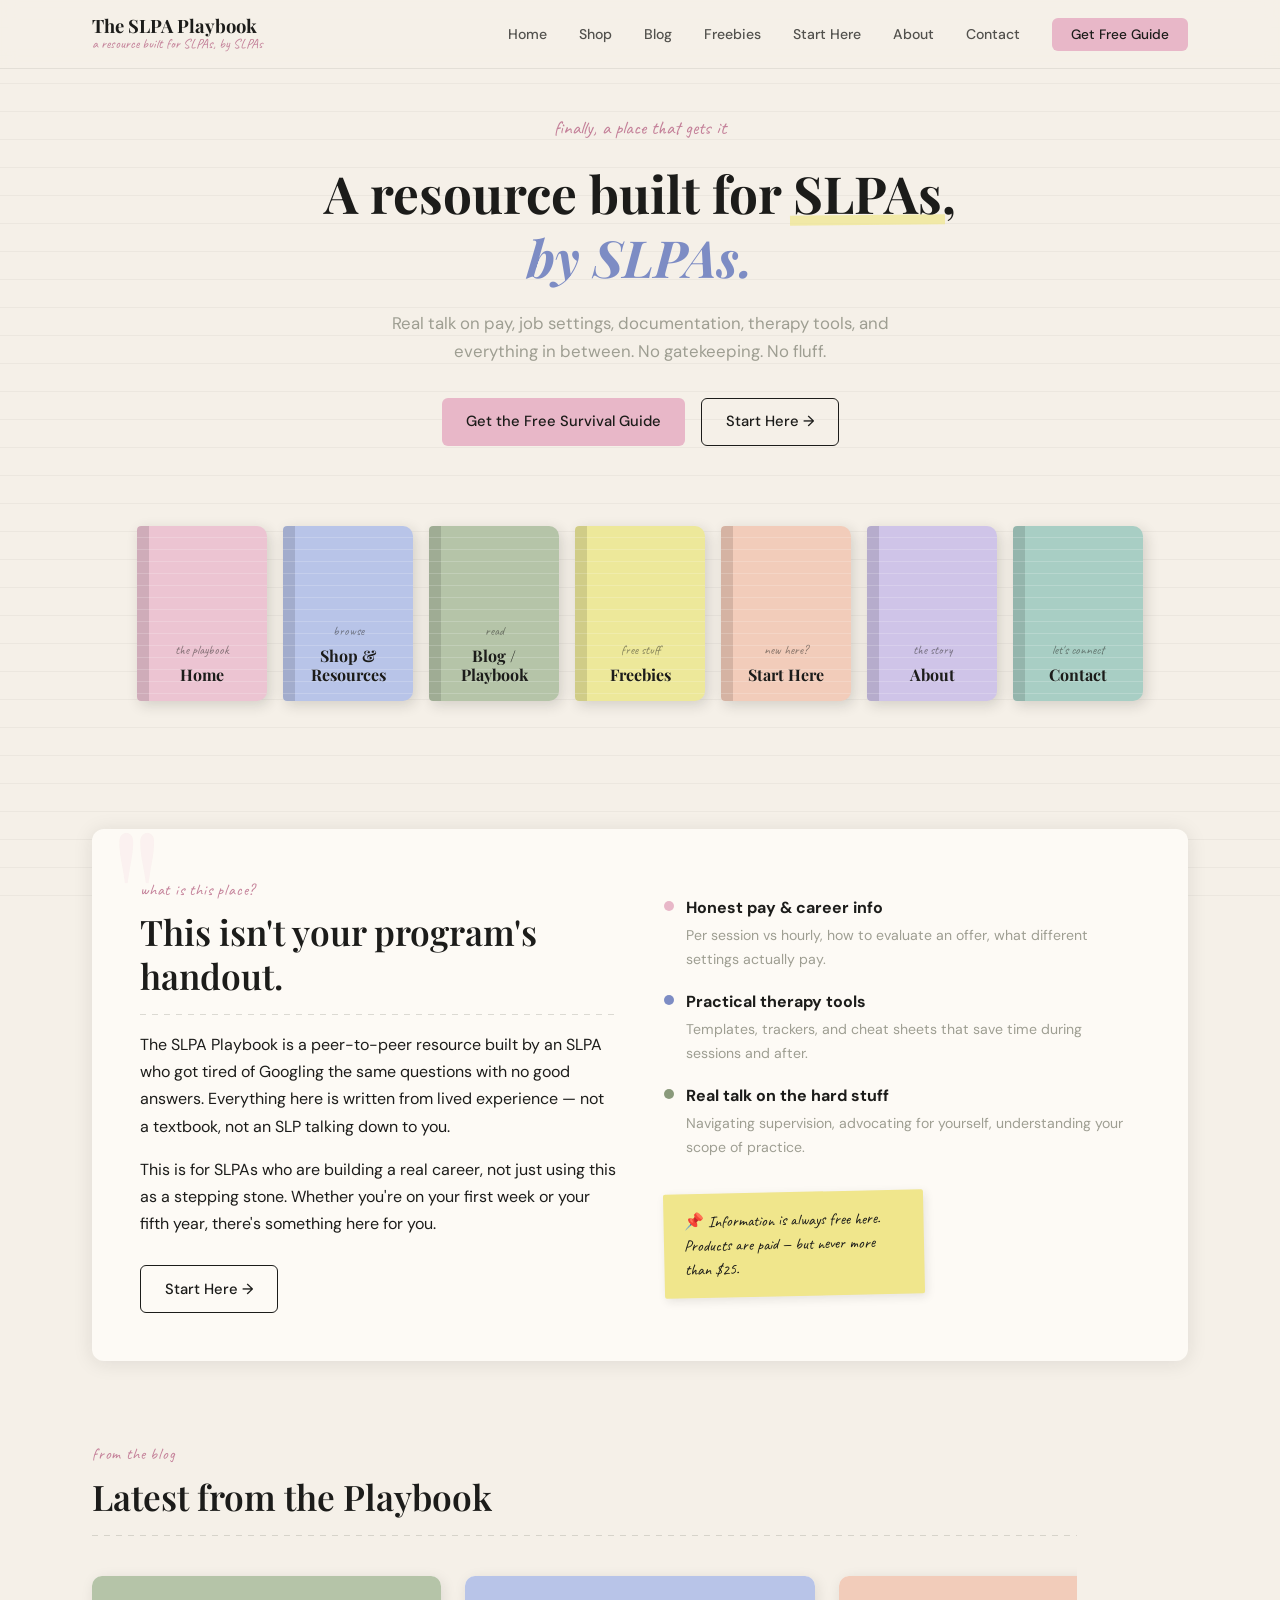
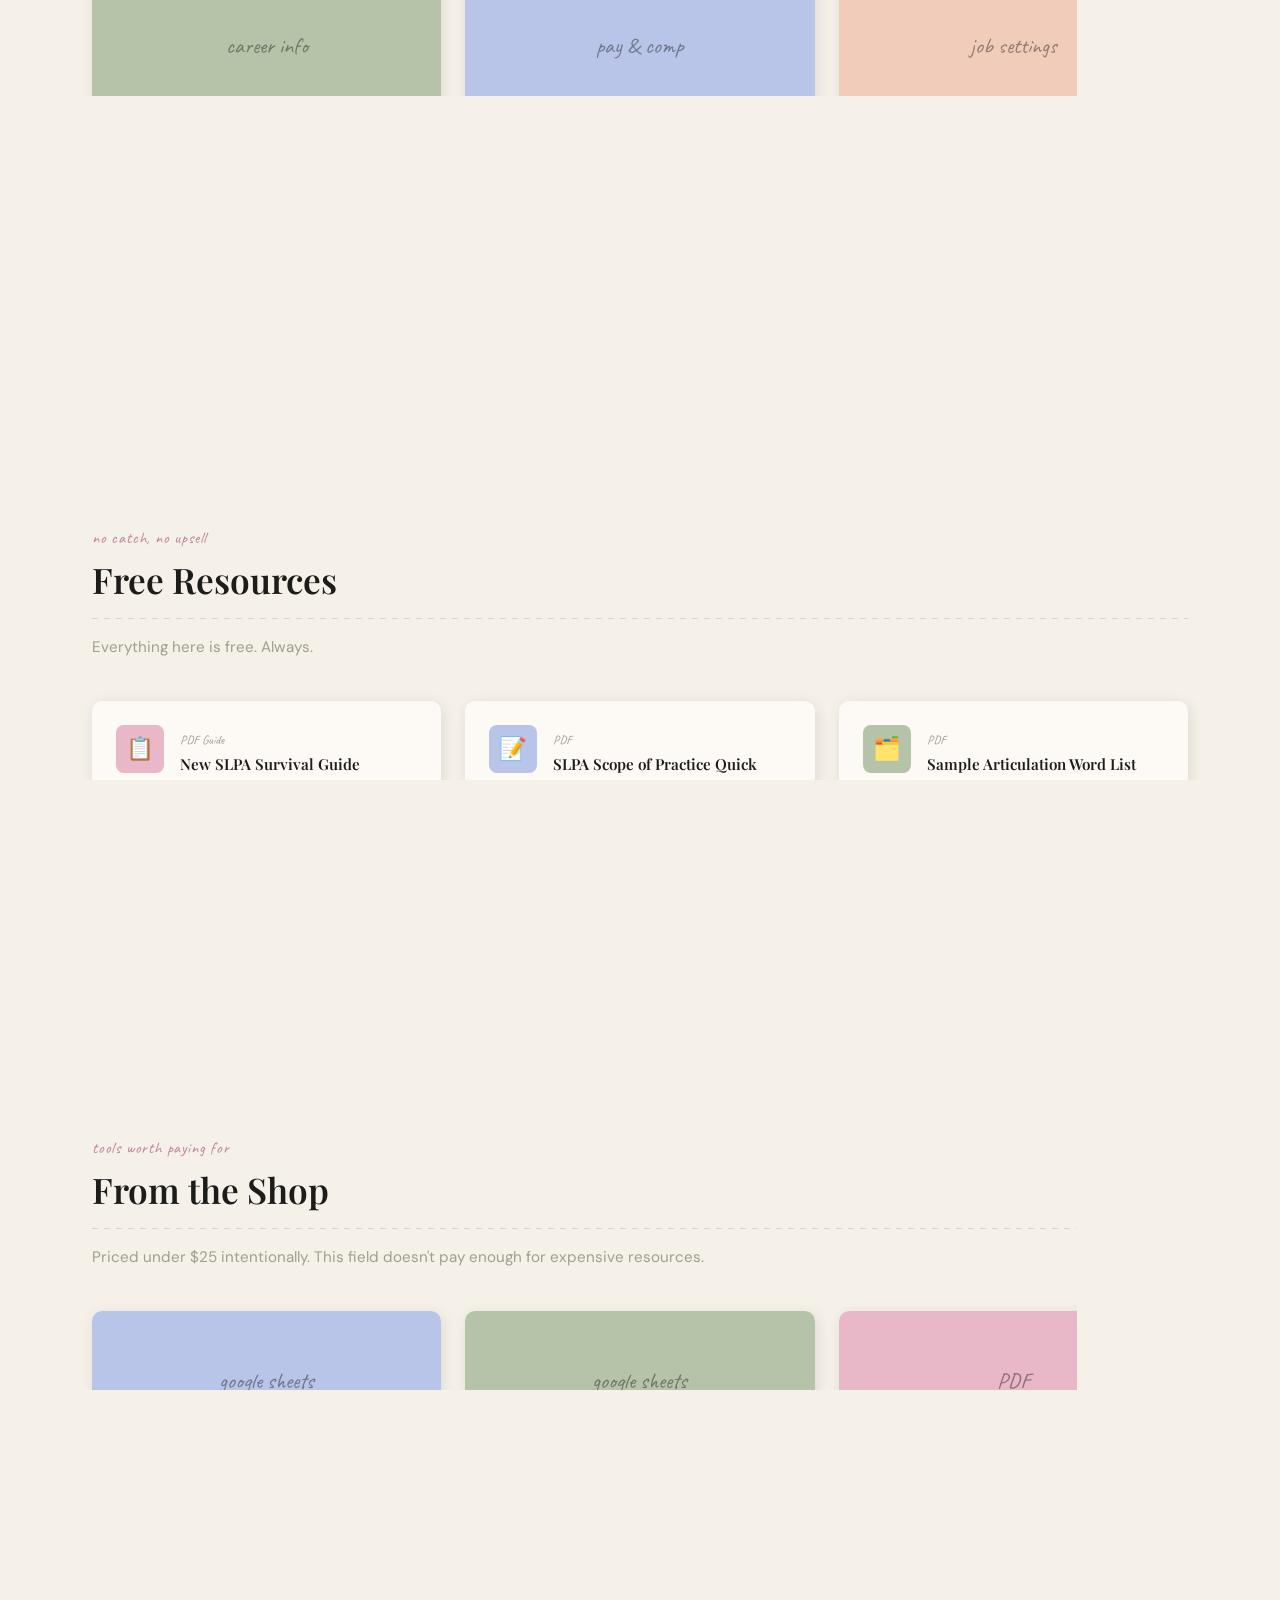
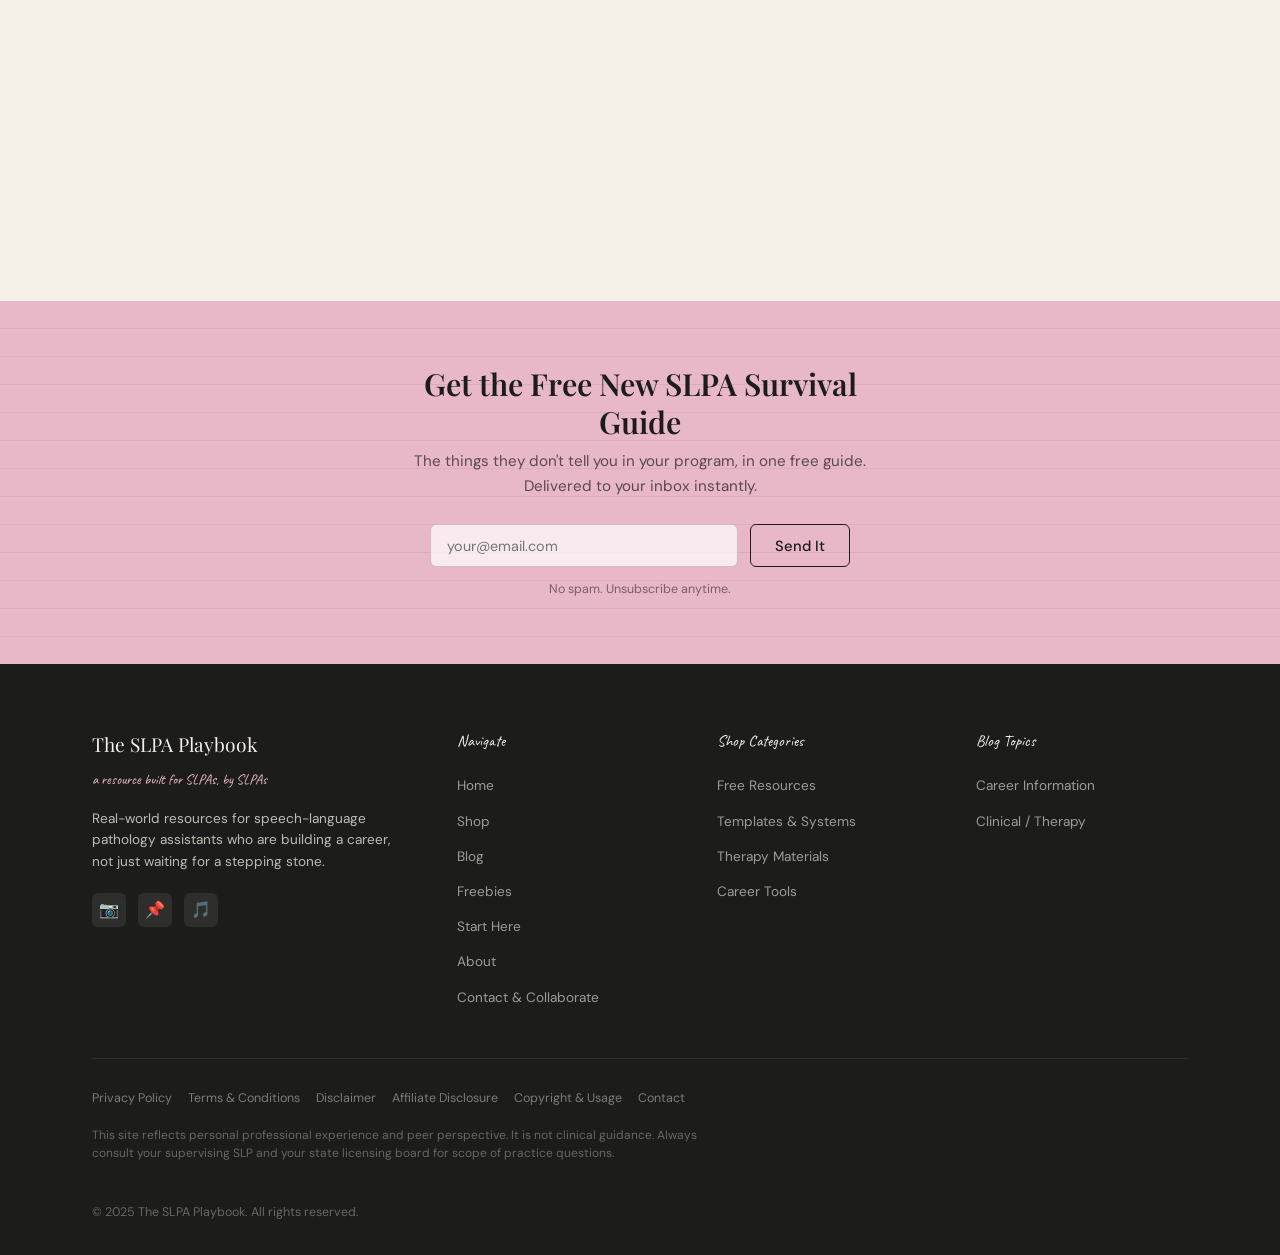
<file: index.html>
<!DOCTYPE html>
<html lang="en">
<head>
  <meta charset="UTF-8" />
  <meta name="viewport" content="width=device-width, initial-scale=1.0" />
  <title>The SLPA Playbook — A resource built for SLPAs, by SLPAs</title>
  <meta name="description" content="Real-world resources for speech-language pathology assistants. Pay guides, career tools, therapy templates, and more — built by an SLPA, for SLPAs." />
  <link rel="stylesheet" href="style.css" />
</head>
<body>

  <!-- NAV -->
  <nav class="nav">
    <div class="nav__inner">
      <a href="index.html" class="nav__logo">
        The SLPA Playbook
        <span>a resource built for SLPAs, by SLPAs</span>
      </a>
      <ul class="nav__links">
        <li><a href="index.html">Home</a></li>
        <li><a href="shop.html">Shop</a></li>
        <li><a href="blog.html">Blog</a></li>
        <li><a href="freebies.html">Freebies</a></li>
        <li><a href="start-here.html">Start Here</a></li>
        <li><a href="about.html">About</a></li>
        <li><a href="contact.html">Contact</a></li>
        <li><a href="freebies.html" class="nav__cta">Get Free Guide</a></li>
      </ul>
      <button class="nav__hamburger" aria-label="Open menu">
        <span></span><span></span><span></span>
      </button>
    </div>
  </nav>

  <!-- HERO -->
  <section class="hero">
    <div class="container">
      <span class="hero__eyebrow fade-up">finally, a place that gets it</span>
      <h1 class="hero__title fade-up">
        A resource built for <span class="highlight">SLPAs</span>,<br>
        <em>by SLPAs.</em>
      </h1>
      <p class="hero__subtitle fade-up">
        Real talk on pay, job settings, documentation, therapy tools,
        and everything in between. No gatekeeping. No fluff.
      </p>
      <div class="hero__actions fade-up">
        <a href="freebies.html" class="btn btn--primary">Get the Free Survival Guide</a>
        <a href="start-here.html" class="btn btn--outline">Start Here →</a>
      </div>

      <!-- NOTEBOOK COVERS -->
      <div class="notebooks fade-up">
        <a href="index.html" class="notebook notebook--rose">
          <span class="notebook__label">the playbook</span>
          <span class="notebook__title">Home</span>
        </a>
        <a href="shop.html" class="notebook notebook--blue">
          <span class="notebook__label">browse</span>
          <span class="notebook__title">Shop &amp; Resources</span>
        </a>
        <a href="blog.html" class="notebook notebook--olive">
          <span class="notebook__label">read</span>
          <span class="notebook__title">Blog / Playbook</span>
        </a>
        <a href="freebies.html" class="notebook notebook--yellow">
          <span class="notebook__label">free stuff</span>
          <span class="notebook__title">Freebies</span>
        </a>
        <a href="start-here.html" class="notebook notebook--peach">
          <span class="notebook__label">new here?</span>
          <span class="notebook__title">Start Here</span>
        </a>
        <a href="about.html" class="notebook notebook--lavender">
          <span class="notebook__label">the story</span>
          <span class="notebook__title">About</span>
        </a>
        <a href="contact.html" class="notebook notebook--mint">
          <span class="notebook__label">let's connect</span>
          <span class="notebook__title">Contact</span>
        </a>
      </div>
    </div>
  </section>

  <!-- WHAT IS THIS PLACE -->
  <section class="section">
    <div class="container">
      <div class="about-blurb reveal">
        <div class="about-blurb__grid">
          <div>
            <span class="section-label">what is this place?</span>
            <h2>This isn't your program's handout.</h2>
            <hr class="ruled-divider" />
            <p>The SLPA Playbook is a peer-to-peer resource built by an SLPA who got tired of Googling the same questions with no good answers. Everything here is written from lived experience — not a textbook, not an SLP talking down to you.</p>
            <p>This is for SLPAs who are building a real career, not just using this as a stepping stone. Whether you're on your first week or your fifth year, there's something here for you.</p>
            <a href="start-here.html" class="btn btn--outline" style="margin-top:0.75rem;">Start Here →</a>
          </div>
          <div class="about-blurb__pillars">
            <div class="pillar">
              <div class="pillar__dot"></div>
              <div>
                <strong>Honest pay &amp; career info</strong>
                <p style="font-size:0.88rem;color:var(--warm-gray);margin-top:0.2rem;">Per session vs hourly, how to evaluate an offer, what different settings actually pay.</p>
              </div>
            </div>
            <div class="pillar">
              <div class="pillar__dot pillar__dot--blue"></div>
              <div>
                <strong>Practical therapy tools</strong>
                <p style="font-size:0.88rem;color:var(--warm-gray);margin-top:0.2rem;">Templates, trackers, and cheat sheets that save time during sessions and after.</p>
              </div>
            </div>
            <div class="pillar">
              <div class="pillar__dot pillar__dot--olive"></div>
              <div>
                <strong>Real talk on the hard stuff</strong>
                <p style="font-size:0.88rem;color:var(--warm-gray);margin-top:0.2rem;">Navigating supervision, advocating for yourself, understanding your scope of practice.</p>
              </div>
            </div>
            <div class="sticky-note" style="margin-top:1rem;">
              📌 Information is always free here.<br>
              Products are paid — but never more than $25.
            </div>
          </div>
        </div>
      </div>
    </div>
  </section>

  <!-- FEATURED BLOG POSTS -->
  <section class="section" style="padding-top:0;">
    <div class="container">
      <div class="section-header reveal">
        <span class="section-label">from the blog</span>
        <h2>Latest from the Playbook</h2>
        <hr class="ruled-divider" />
      </div>
      <div class="card-grid">
        <a href="blog.html" class="card blog-card reveal" style="text-decoration:none;">
          <div class="card__thumb card__thumb--olive">
            <span class="card__thumb-text">career info</span>
          </div>
          <div class="card__body">
            <span class="card__tag card__tag--olive">Career Information</span>
            <h3 class="card__title">What No One Tells You About Being a New SLPA</h3>
            <p class="card__excerpt">The things your program skipped over — supervision dynamics, pay surprises, and what your first caseload actually looks like.</p>
            <div style="display:flex;justify-content:space-between;align-items:center;">
              <span class="card__meta">5 min read</span>
              <span class="card__link">Read more →</span>
            </div>
          </div>
        </a>
        <a href="blog.html" class="card blog-card reveal" style="text-decoration:none;">
          <div class="card__thumb card__thumb--blue">
            <span class="card__thumb-text">pay & comp</span>
          </div>
          <div class="card__body">
            <span class="card__tag card__tag--blue">Career Information</span>
            <h3 class="card__title">SLPA Pay: Per Session vs Hourly — What You're Actually Making</h3>
            <p class="card__excerpt">The math behind both pay structures, which one benefits you, and how to calculate your real hourly rate.</p>
            <div style="display:flex;justify-content:space-between;align-items:center;">
              <span class="card__meta">7 min read</span>
              <span class="card__link">Read more →</span>
            </div>
          </div>
        </a>
        <a href="blog.html" class="card blog-card reveal" style="text-decoration:none;">
          <div class="card__thumb card__thumb--peach">
            <span class="card__thumb-text">job settings</span>
          </div>
          <div class="card__body">
            <span class="card__tag">Career Information</span>
            <h3 class="card__title">School vs Private Practice vs Home Health: The Real Differences</h3>
            <p class="card__excerpt">An honest comparison of every major setting — pay, culture, caseload, supervision quality, and work-life balance.</p>
            <div style="display:flex;justify-content:space-between;align-items:center;">
              <span class="card__meta">8 min read</span>
              <span class="card__link">Read more →</span>
            </div>
          </div>
        </a>
      </div>
      <div style="text-align:center;margin-top:2.5rem;" class="reveal">
        <a href="blog.html" class="btn btn--outline">Browse All Posts →</a>
      </div>
    </div>
  </section>

  <!-- FREE RESOURCES PREVIEW -->
  <section class="section" style="padding-top:0;">
    <div class="container">
      <div class="section-header reveal">
        <span class="section-label">no catch, no upsell</span>
        <h2>Free Resources</h2>
        <hr class="ruled-divider" />
        <p style="color:var(--warm-gray);font-size:0.95rem;margin-top:0.5rem;">Everything here is free. Always.</p>
      </div>
      <div class="card-grid" style="grid-template-columns:repeat(auto-fit,minmax(260px,1fr));">
        <div class="freebie-card reveal">
          <div class="freebie-card__icon">📋</div>
          <div>
            <span class="freebie-card__format">PDF Guide</span>
            <div class="freebie-card__title">New SLPA Survival Guide</div>
            <p class="freebie-card__desc">Everything they didn't teach you in your program, in one free guide.</p>
            <a href="freebies.html" class="btn btn--primary" style="margin-top:0.75rem;font-size:0.82rem;padding:0.45rem 1rem;">Download Free</a>
          </div>
        </div>
        <div class="freebie-card reveal">
          <div class="freebie-card__icon freebie-card__icon--blue">📝</div>
          <div>
            <span class="freebie-card__format">PDF</span>
            <div class="freebie-card__title">SLPA Scope of Practice Quick Reference</div>
            <p class="freebie-card__desc">A one-page reference for universal scope questions plus where to find your state board.</p>
            <a href="freebies.html" class="btn btn--periwinkle" style="margin-top:0.75rem;font-size:0.82rem;padding:0.45rem 1rem;">Download Free</a>
          </div>
        </div>
        <div class="freebie-card reveal">
          <div class="freebie-card__icon freebie-card__icon--olive">🗂️</div>
          <div>
            <span class="freebie-card__format">PDF</span>
            <div class="freebie-card__title">Sample Articulation Word List</div>
            <p class="freebie-card__desc">A free sample from the full Articulation Word Lists by Sound product.</p>
            <a href="freebies.html" class="btn btn--outline" style="margin-top:0.75rem;font-size:0.82rem;padding:0.45rem 1rem;">Download Free</a>
          </div>
        </div>
      </div>
      <div style="text-align:center;margin-top:2.5rem;" class="reveal">
        <a href="freebies.html" class="btn btn--outline">Browse All Free Resources →</a>
      </div>
    </div>
  </section>

  <!-- STORE PREVIEW -->
  <section class="section" style="padding-top:0;">
    <div class="container">
      <div class="section-header reveal">
        <span class="section-label">tools worth paying for</span>
        <h2>From the Shop</h2>
        <hr class="ruled-divider" />
        <p style="color:var(--warm-gray);font-size:0.95rem;margin-top:0.5rem;">Priced under $25 intentionally. This field doesn't pay enough for expensive resources.</p>
      </div>
      <div class="card-grid">
        <div class="card shop-card reveal">
          <div class="card__thumb card__thumb--blue">
            <span class="card__thumb-text">google sheets</span>
          </div>
          <div class="card__body">
            <span class="card__tag card__tag--blue">Templates &amp; Systems</span>
            <h3 class="card__title">Google Sheets Documentation System</h3>
            <p class="card__excerpt">A complete session documentation system built in Google Sheets. Track notes, goals, and progress all in one place.</p>
            <div class="card__price">$15 <span>Google Sheets template</span></div>
            <a href="shop.html" class="btn btn--primary" style="font-size:0.85rem;padding:0.5rem 1.1rem;">Get It →</a>
          </div>
        </div>
        <div class="card shop-card reveal">
          <div class="card__thumb card__thumb--olive">
            <span class="card__thumb-text">google sheets</span>
          </div>
          <div class="card__body">
            <span class="card__tag card__tag--olive">Career Tools</span>
            <h3 class="card__title">SLPA Pay Comparison Calculator</h3>
            <p class="card__excerpt">Enter any pay offer and instantly see what you're actually making — hourly, annually, per session.</p>
            <div class="card__price">$8 <span>Google Sheets template</span></div>
            <a href="shop.html" class="btn btn--primary" style="font-size:0.85rem;padding:0.5rem 1.1rem;">Get It →</a>
          </div>
        </div>
        <div class="card shop-card reveal">
          <div class="card__thumb">
            <span class="card__thumb-text">PDF</span>
          </div>
          <div class="card__body">
            <span class="card__tag">Templates &amp; Systems</span>
            <h3 class="card__title">Daily Notes Cheat Sheet</h3>
            <p class="card__excerpt">Write faster, better session notes with this one-page cheat sheet of ready-to-use documentation phrases.</p>
            <div class="card__price">$3 <span>PDF download</span></div>
            <a href="shop.html" class="btn btn--primary" style="font-size:0.85rem;padding:0.5rem 1.1rem;">Get It →</a>
          </div>
        </div>
      </div>
      <div style="text-align:center;margin-top:2.5rem;" class="reveal">
        <a href="shop.html" class="btn btn--outline">Shop All Resources →</a>
      </div>
    </div>
  </section>

  <!-- EMAIL SIGNUP -->
  <section class="email-band">
    <div class="email-band__inner">
      <h2 class="email-band__title">Get the Free New SLPA Survival Guide</h2>
      <p class="email-band__sub">The things they don't tell you in your program, in one free guide. Delivered to your inbox instantly.</p>
      <!-- Replace action with your Kit embed URL -->
      <form class="email-form" action="#" method="POST">
        <input type="email" placeholder="your@email.com" required aria-label="Email address" />
        <button type="submit" class="btn btn--outline">Send It</button>
      </form>
      <p class="email-band__disclaimer">No spam. Unsubscribe anytime.</p>
    </div>
  </section>

  <!-- FOOTER -->
  <footer class="footer">
    <div class="container">
      <div class="footer__grid">
        <div>
          <div class="footer__brand-name">The SLPA Playbook</div>
          <div class="footer__tagline">a resource built for SLPAs, by SLPAs</div>
          <p class="footer__brand-desc">Real-world resources for speech-language pathology assistants who are building a career, not just waiting for a stepping stone.</p>
          <div class="footer__socials">
            <a href="#" class="footer__social" aria-label="Instagram">📷</a>
            <a href="#" class="footer__social" aria-label="Pinterest">📌</a>
            <a href="#" class="footer__social" aria-label="TikTok">🎵</a>
          </div>
        </div>
        <div>
          <span class="footer__col-title">Navigate</span>
          <ul class="footer__links">
            <li><a href="index.html">Home</a></li>
            <li><a href="shop.html">Shop</a></li>
            <li><a href="blog.html">Blog</a></li>
            <li><a href="freebies.html">Freebies</a></li>
            <li><a href="start-here.html">Start Here</a></li>
            <li><a href="about.html">About</a></li>
            <li><a href="contact.html">Contact &amp; Collaborate</a></li>
          </ul>
        </div>
        <div>
          <span class="footer__col-title">Shop Categories</span>
          <ul class="footer__links">
            <li><a href="freebies.html">Free Resources</a></li>
            <li><a href="shop.html">Templates &amp; Systems</a></li>
            <li><a href="shop.html">Therapy Materials</a></li>
            <li><a href="shop.html">Career Tools</a></li>
          </ul>
        </div>
        <div>
          <span class="footer__col-title">Blog Topics</span>
          <ul class="footer__links">
            <li><a href="blog.html">Career Information</a></li>
            <li><a href="blog.html">Clinical / Therapy</a></li>
          </ul>
        </div>
      </div>
      <div class="footer__bottom">
        <ul class="footer__legal-links">
          <li><a href="privacy.html">Privacy Policy</a></li>
          <li><a href="terms.html">Terms &amp; Conditions</a></li>
          <li><a href="disclaimer.html">Disclaimer</a></li>
          <li><a href="affiliate.html">Affiliate Disclosure</a></li>
          <li><a href="copyright.html">Copyright &amp; Usage</a></li>
          <li><a href="contact.html">Contact</a></li>
        </ul>
        <p class="footer__disclaimer">This site reflects personal professional experience and peer perspective. It is not clinical guidance. Always consult your supervising SLP and your state licensing board for scope of practice questions.</p>
        <p class="footer__copy">© 2025 The SLPA Playbook. All rights reserved.</p>
      </div>
    </div>
  </footer>

  <script src="script.js"></script>
</body>
</html>
</file>
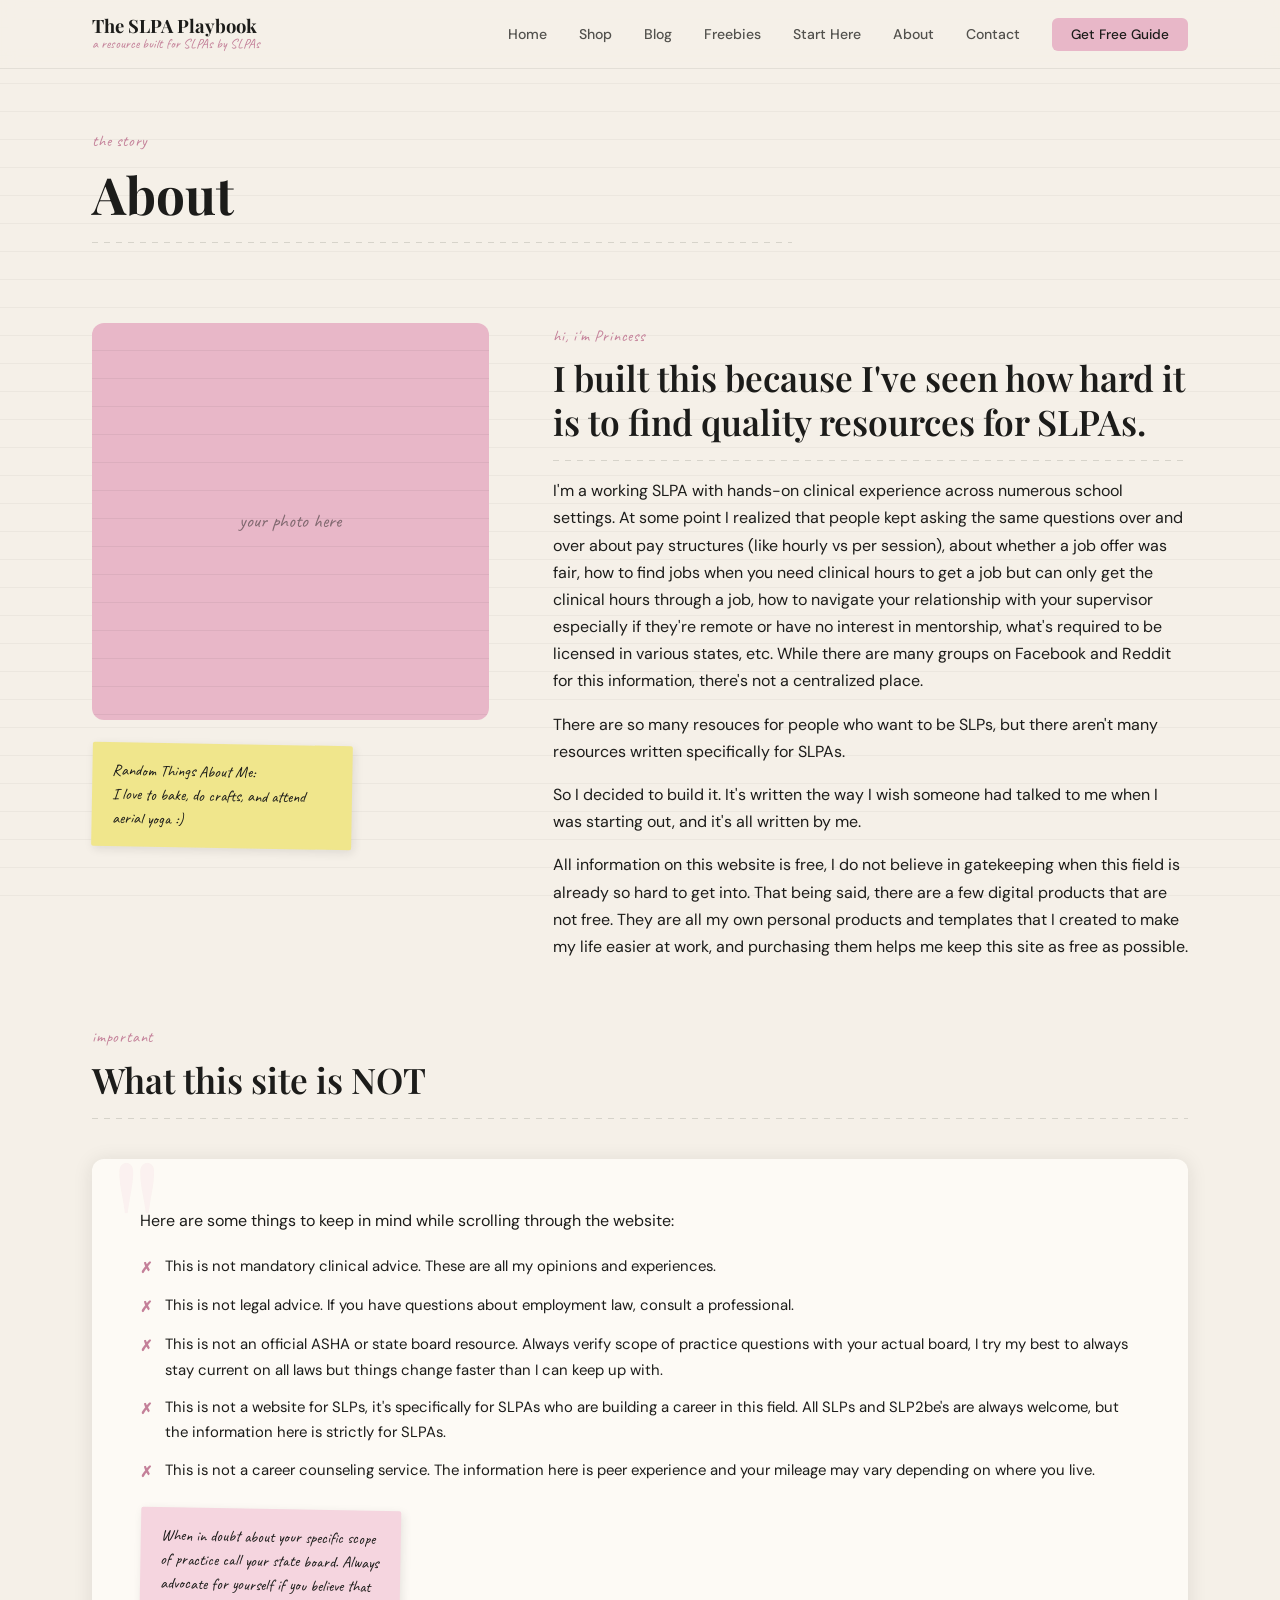
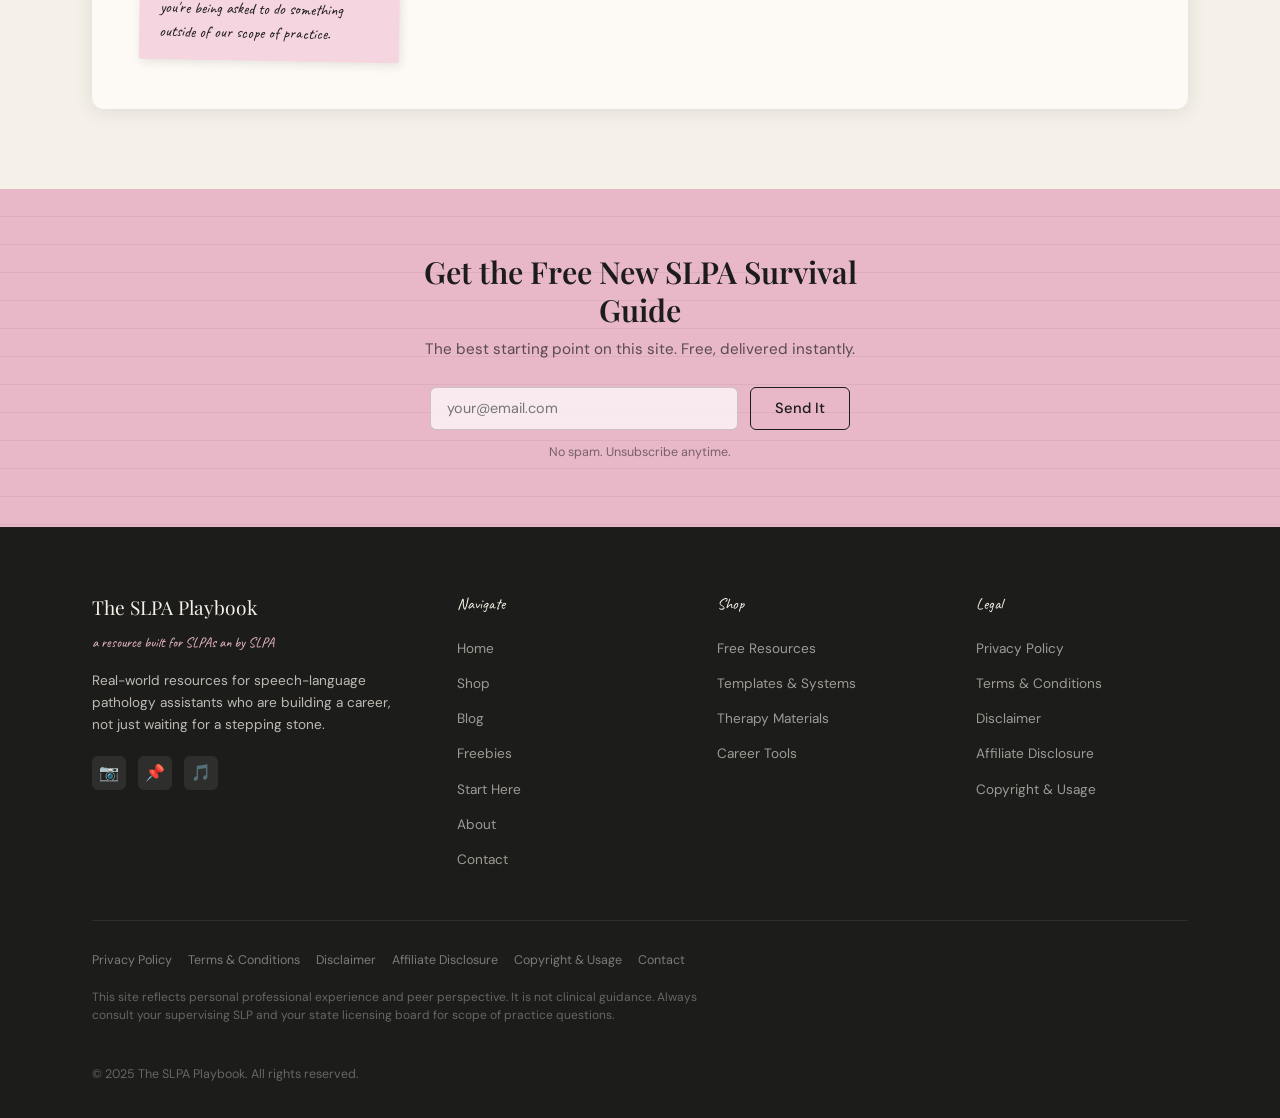
<file: about.html>
<!DOCTYPE html>
<html lang="en">
<head>
  <meta charset="UTF-8" />
  <meta name="viewport" content="width=device-width, initial-scale=1.0" />
  <title>About — The SLPA Playbook</title>
  <meta name="description" content="The SLPA Playbook is a peer-to-peer resource built by a working SLPA for SLPAs who are building a real career in this field." />
  <link rel="stylesheet" href="style.css" />
</head>
<body>

  <nav class="nav">
    <div class="nav__inner">
      <a href="index.html" class="nav__logo">
        The SLPA Playbook
        <span>a resource built for SLPAs by SLPAs</span>
      </a>
      <ul class="nav__links">
        <li><a href="index.html">Home</a></li>
        <li><a href="shop.html">Shop</a></li>
        <li><a href="blog.html">Blog</a></li>
        <li><a href="freebies.html">Freebies</a></li>
        <li><a href="start-here.html">Start Here</a></li>
        <li><a href="about.html">About</a></li>
        <li><a href="contact.html">Contact</a></li>
        <li><a href="freebies.html" class="nav__cta">Get Free Guide</a></li>
      </ul>
      <button class="nav__hamburger" aria-label="Open menu">
        <span></span><span></span><span></span>
      </button>
    </div>
  </nav>

  <section class="page-hero">
    <div class="container">
      <div class="page-hero__inner">
        <span class="section-label">the story</span>
        <h1>About</h1>
        <hr class="ruled-divider" />
      </div>
    </div>
  </section>

  <section class="section" style="padding-top:1rem;">
    <div class="container">

      <div class="about-grid reveal">
        <div>
          <div class="about-avatar">
            <!-- Replace with your photo: <img src="your-photo.jpg" style="width:100%;height:100%;object-fit:cover;" /> -->
            <span style="position:relative;z-index:1;">your photo here</span>
          </div>
          <div class="sticky-note" style="margin-top:1.5rem;transform:rotate(1deg);">
            Random Things About Me:<br>
            I love to bake, do crafts, and attend aerial yoga :)
          </div>
        </div>
        <div>
          <span class="section-label">hi, i'm Princess </span>
          <h2 style="margin-bottom:1rem;">I built this because I've seen how hard it is to find quality resources for SLPAs.</h2>
          <hr class="ruled-divider" />
          <p style="margin-top:1rem;">I'm a working SLPA with hands-on clinical experience across numerous school settings. At some point I realized that people kept asking the same questions over and over about pay structures (like hourly vs per session), about whether a job offer was fair, how to find jobs when you need clinical hours to get a job but can only get the clinical hours through a job, how to navigate your relationship with your supervisor especially if they're remote or have no interest in mentorship, what's required to be licensed in various states, etc. While there are many groups on Facebook and Reddit for this information, there's not a centralized place.</p>
          <p>There are so many resouces for people who want to be SLPs, but there aren't many resources written specifically for SLPAs. </p>
          <p>So I decided to build it. It's written the way I wish someone had talked to me when I was starting out, and it's all written by me.</p>
          <p>All information on this website is free, I do not believe in gatekeeping when this field is already so hard to get into. That being said, there are a few digital products that are not free. They are all my own personal products and templates that I created to make my life easier at work, and purchasing them helps me keep this site as free as possible. </p>
        </div>
      </div>

      <!-- WHAT THIS IS NOT -->
      <div class="section-header reveal" style="margin-top:4rem;">
        <span class="section-label">important</span>
        <h2>What this site is NOT</h2>
        <hr class="ruled-divider" />
      </div>
      <div class="about-blurb reveal">
        <p style="margin-bottom:1.25rem;">Here are some things to keep in mind while scrolling through the website:</p>
        <ul class="about-not-list">
          <li>This is not mandatory clinical advice. These are all my opinions and experiences.</li>
          <li>This is not legal advice. If you have questions about employment law, consult a professional.</li>
          <li>This is not an official ASHA or state board resource. Always verify scope of practice questions with your actual board, I try my best to always stay current on all laws but things change faster than I can keep up with.</li>
          <li>This is not a website for SLPs, it's specifically for SLPAs who are building a career in this field. All SLPs and SLP2be's are always welcome, but the information here is strictly for SLPAs.</li>
          <li>This is not a career counseling service. The information here is peer experience and your mileage may vary depending on where you live.</li>
        </ul>
        <div class="sticky-note sticky-note--rose" style="margin-top:1.5rem;display:inline-block;">
          When in doubt about your specific scope of practice call your state board. Always advocate for yourself if you believe that you're being asked to do something outside of our scope of practice.
        </div>
      </div>

    </div>
  </section>

  <section class="email-band">
    <div class="email-band__inner">
      <h2 class="email-band__title">Get the Free New SLPA Survival Guide</h2>
      <p class="email-band__sub">The best starting point on this site. Free, delivered instantly.</p>
      <form class="email-form" action="#" method="POST">
        <input type="email" placeholder="your@email.com" required aria-label="Email address" />
        <button type="submit" class="btn btn--outline">Send It</button>
      </form>
      <p class="email-band__disclaimer">No spam. Unsubscribe anytime.</p>
    </div>
  </section>

  <footer class="footer">
    <div class="container">
      <div class="footer__grid">
        <div>
          <div class="footer__brand-name">The SLPA Playbook</div>
          <div class="footer__tagline">a resource built for SLPAs an by SLPA</div>
          <p class="footer__brand-desc">Real-world resources for speech-language pathology assistants who are building a career, not just waiting for a stepping stone.</p>
          <div class="footer__socials">
            <a href="#" class="footer__social" aria-label="Instagram">📷</a>
            <a href="#" class="footer__social" aria-label="Pinterest">📌</a>
            <a href="#" class="footer__social" aria-label="TikTok">🎵</a>
          </div>
        </div>
        <div>
          <span class="footer__col-title">Navigate</span>
          <ul class="footer__links">
            <li><a href="index.html">Home</a></li>
            <li><a href="shop.html">Shop</a></li>
            <li><a href="blog.html">Blog</a></li>
            <li><a href="freebies.html">Freebies</a></li>
            <li><a href="start-here.html">Start Here</a></li>
            <li><a href="about.html">About</a></li>
            <li><a href="contact.html">Contact</a></li>
          </ul>
        </div>
        <div>
          <span class="footer__col-title">Shop</span>
          <ul class="footer__links">
            <li><a href="freebies.html">Free Resources</a></li>
            <li><a href="shop.html">Templates &amp; Systems</a></li>
            <li><a href="shop.html">Therapy Materials</a></li>
            <li><a href="shop.html">Career Tools</a></li>
          </ul>
        </div>
        <div>
          <span class="footer__col-title">Legal</span>
          <ul class="footer__links">
            <li><a href="privacy.html">Privacy Policy</a></li>
            <li><a href="terms.html">Terms &amp; Conditions</a></li>
            <li><a href="disclaimer.html">Disclaimer</a></li>
            <li><a href="affiliate.html">Affiliate Disclosure</a></li>
            <li><a href="copyright.html">Copyright &amp; Usage</a></li>
          </ul>
        </div>
      </div>
      <div class="footer__bottom">
        <ul class="footer__legal-links">
          <li><a href="privacy.html">Privacy Policy</a></li>
          <li><a href="terms.html">Terms &amp; Conditions</a></li>
          <li><a href="disclaimer.html">Disclaimer</a></li>
          <li><a href="affiliate.html">Affiliate Disclosure</a></li>
          <li><a href="copyright.html">Copyright &amp; Usage</a></li>
          <li><a href="contact.html">Contact</a></li>
        </ul>
        <p class="footer__disclaimer">This site reflects personal professional experience and peer perspective. It is not clinical guidance. Always consult your supervising SLP and your state licensing board for scope of practice questions.</p>
        <p class="footer__copy">© 2025 The SLPA Playbook. All rights reserved.</p>
      </div>
    </div>
  </footer>

  <script src="script.js"></script>
</body>
</html>
</file>
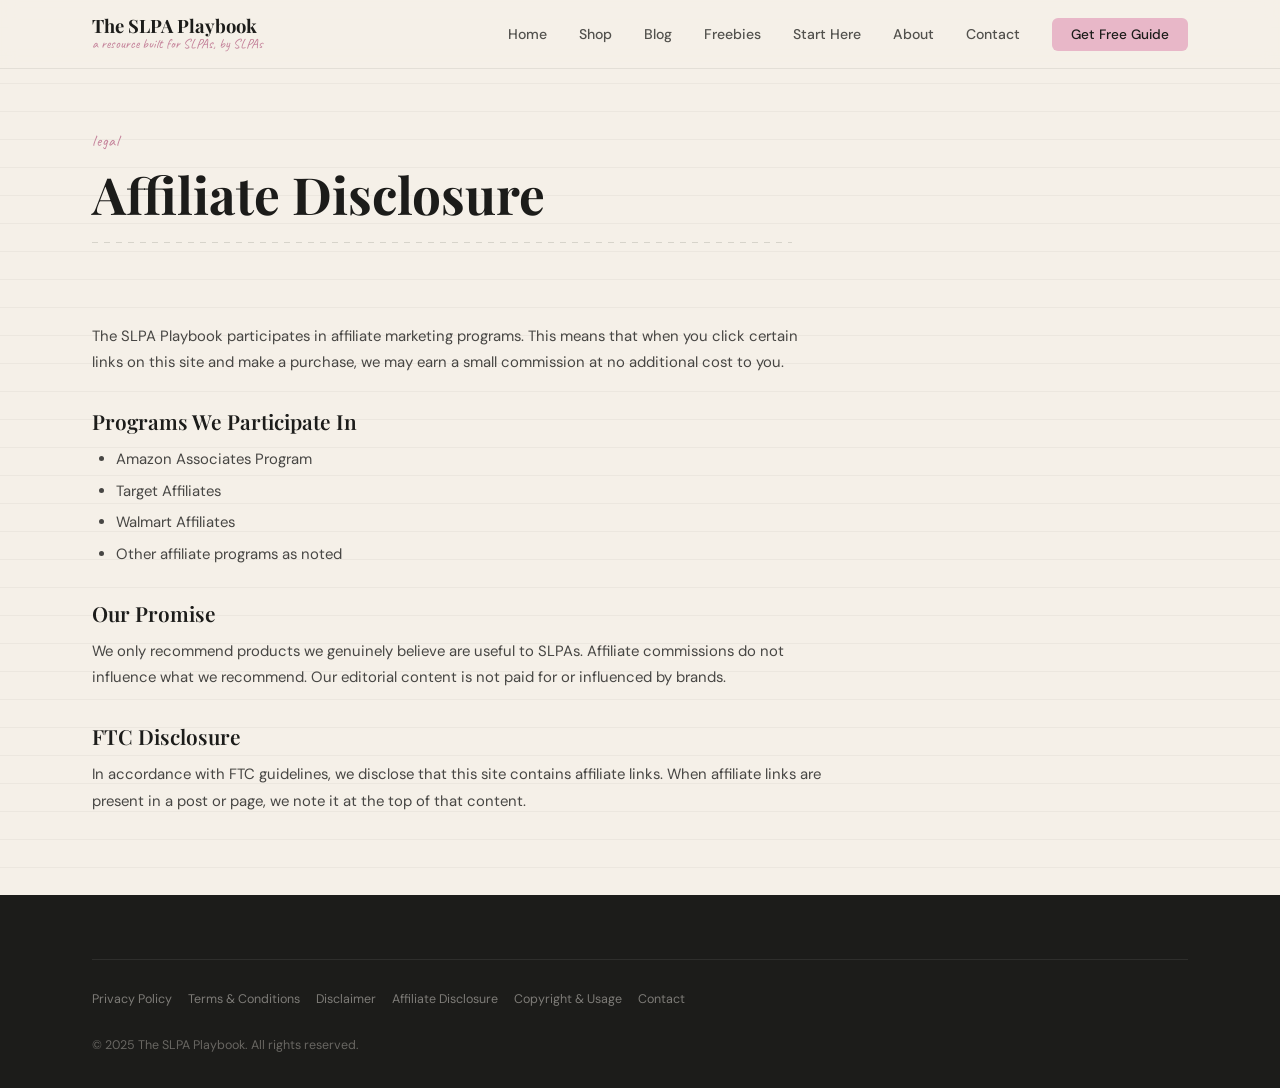
<file: affiliate.html>
<!DOCTYPE html>
<html lang="en">
<head><meta charset="UTF-8" /><meta name="viewport" content="width=device-width, initial-scale=1.0" /><title>Affiliate Disclosure — The SLPA Playbook</title><link rel="stylesheet" href="style.css" /></head>
<body>
  <nav class="nav"><div class="nav__inner"><a href="index.html" class="nav__logo">The SLPA Playbook<span>a resource built for SLPAs, by SLPAs</span></a><ul class="nav__links"><li><a href="index.html">Home</a></li><li><a href="shop.html">Shop</a></li><li><a href="blog.html">Blog</a></li><li><a href="freebies.html">Freebies</a></li><li><a href="start-here.html">Start Here</a></li><li><a href="about.html">About</a></li><li><a href="contact.html">Contact</a></li><li><a href="freebies.html" class="nav__cta">Get Free Guide</a></li></ul><button class="nav__hamburger" aria-label="Open menu"><span></span><span></span><span></span></button></div></nav>
  <section class="page-hero"><div class="container"><div class="page-hero__inner"><span class="section-label">legal</span><h1>Affiliate Disclosure</h1><hr class="ruled-divider" /></div></div></section>
  <section class="section" style="padding-top:1rem;"><div class="container"><div class="legal-content">
    <p>The SLPA Playbook participates in affiliate marketing programs. This means that when you click certain links on this site and make a purchase, we may earn a small commission at no additional cost to you.</p>
    <h2>Programs We Participate In</h2>
    <ul>
      <li>Amazon Associates Program</li>
      <li>Target Affiliates</li>
      <li>Walmart Affiliates</li>
      <li>Other affiliate programs as noted</li>
    </ul>
    <h2>Our Promise</h2>
    <p>We only recommend products we genuinely believe are useful to SLPAs. Affiliate commissions do not influence what we recommend. Our editorial content is not paid for or influenced by brands.</p>
    <h2>FTC Disclosure</h2>
    <p>In accordance with FTC guidelines, we disclose that this site contains affiliate links. When affiliate links are present in a post or page, we note it at the top of that content.</p>
  </div></div></section>
  <footer class="footer"><div class="container"><div class="footer__bottom"><ul class="footer__legal-links"><li><a href="privacy.html">Privacy Policy</a></li><li><a href="terms.html">Terms &amp; Conditions</a></li><li><a href="disclaimer.html">Disclaimer</a></li><li><a href="affiliate.html">Affiliate Disclosure</a></li><li><a href="copyright.html">Copyright &amp; Usage</a></li><li><a href="contact.html">Contact</a></li></ul><p class="footer__copy">© 2025 The SLPA Playbook. All rights reserved.</p></div></div></footer>
  <script src="script.js"></script>
</body>
</html>
</file>
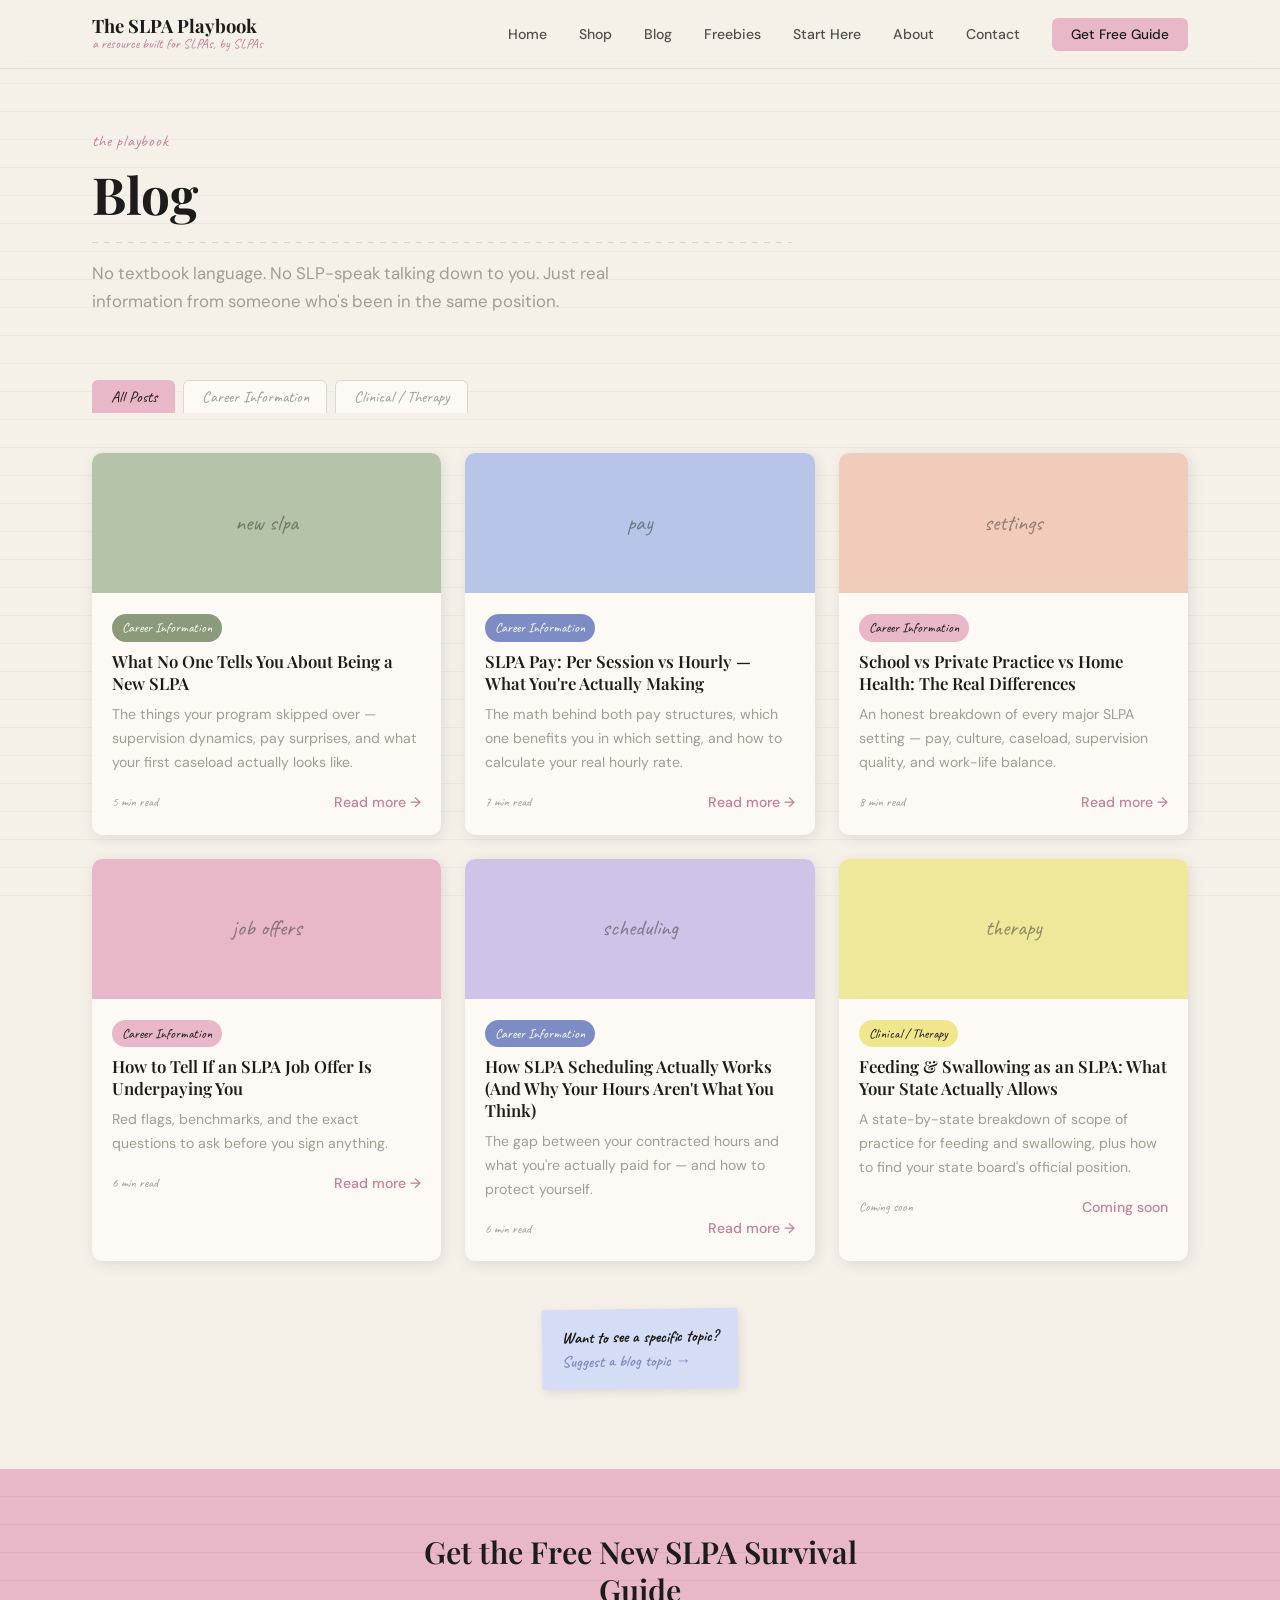
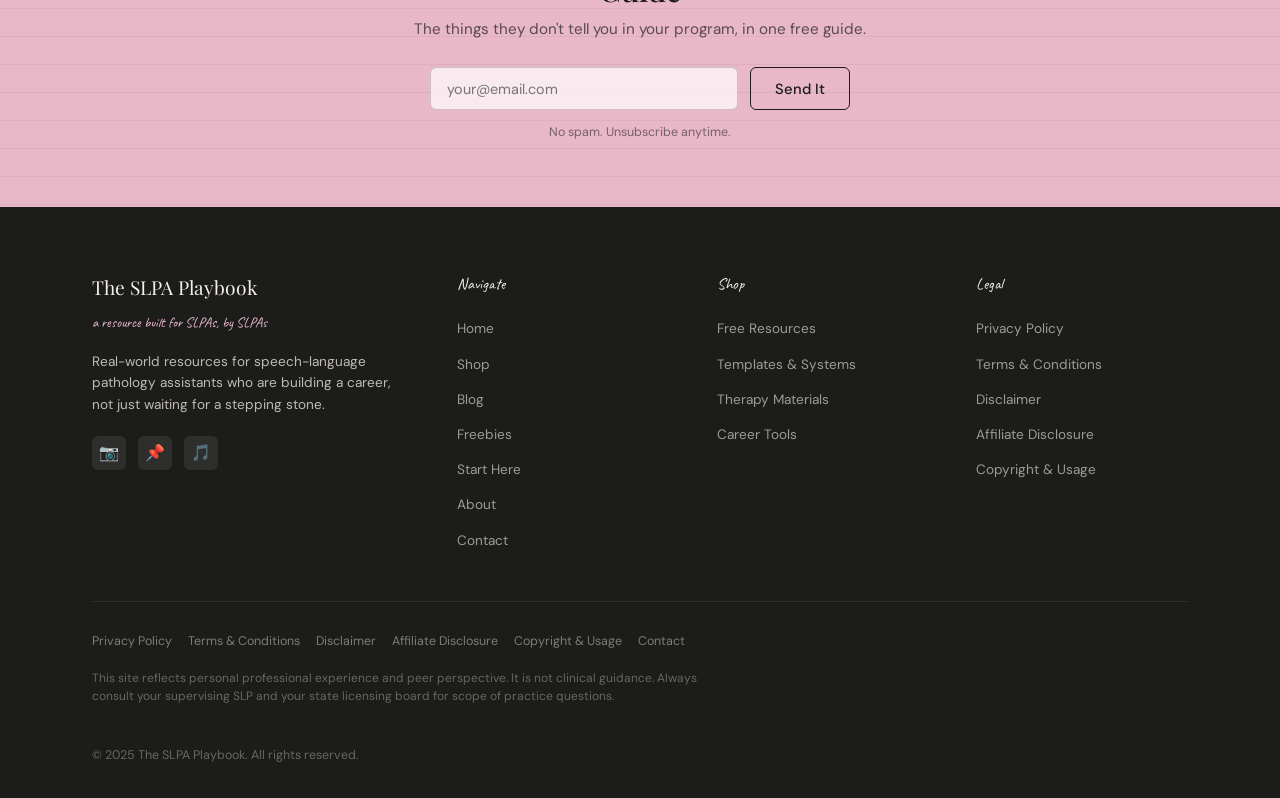
<file: blog.html>
<!DOCTYPE html>
<html lang="en">
<head>
  <meta charset="UTF-8" />
  <meta name="viewport" content="width=device-width, initial-scale=1.0" />
  <title>Blog / Playbook — The SLPA Playbook</title>
  <meta name="description" content="Real talk on SLPA pay, job settings, career navigation, documentation, therapy tools, and scope of practice." />
  <link rel="stylesheet" href="style.css" />
</head>
<body>

  <nav class="nav">
    <div class="nav__inner">
      <a href="index.html" class="nav__logo">
        The SLPA Playbook
        <span>a resource built for SLPAs, by SLPAs</span>
      </a>
      <ul class="nav__links">
        <li><a href="index.html">Home</a></li>
        <li><a href="shop.html">Shop</a></li>
        <li><a href="blog.html">Blog</a></li>
        <li><a href="freebies.html">Freebies</a></li>
        <li><a href="start-here.html">Start Here</a></li>
        <li><a href="about.html">About</a></li>
        <li><a href="contact.html">Contact</a></li>
        <li><a href="freebies.html" class="nav__cta">Get Free Guide</a></li>
      </ul>
      <button class="nav__hamburger" aria-label="Open menu">
        <span></span><span></span><span></span>
      </button>
    </div>
  </nav>

  <section class="page-hero">
    <div class="container">
      <div class="page-hero__inner">
        <span class="section-label">the playbook</span>
        <h1>Blog</h1>
        <hr class="ruled-divider" />
        <p style="color:var(--warm-gray);font-size:1.05rem;max-width:540px;">No textbook language. No SLP-speak talking down to you. Just real information from someone who's been in the same position.</p>
      </div>
    </div>
  </section>

  <section class="section" style="padding-top:1rem;">
    <div class="container">

      <!-- CATEGORY TABS -->
      <div class="tab-row">
        <button class="tab-btn active" data-cat="all">All Posts</button>
        <button class="tab-btn" data-cat="career">Career Information</button>
        <button class="tab-btn" data-cat="clinical">Clinical / Therapy</button>
      </div>

      <!-- BLOG GRID -->
      <div class="card-grid">

        <a href="#" class="card blog-card reveal" data-cat="career" style="text-decoration:none;">
          <div class="card__thumb card__thumb--olive">
            <span class="card__thumb-text">new slpa</span>
          </div>
          <div class="card__body">
            <span class="card__tag card__tag--olive">Career Information</span>
            <h3 class="card__title">What No One Tells You About Being a New SLPA</h3>
            <p class="card__excerpt">The things your program skipped over — supervision dynamics, pay surprises, and what your first caseload actually looks like.</p>
            <div style="display:flex;justify-content:space-between;align-items:center;">
              <span class="card__meta">5 min read</span>
              <span class="card__link">Read more →</span>
            </div>
          </div>
        </a>

        <a href="#" class="card blog-card reveal" data-cat="career" style="text-decoration:none;">
          <div class="card__thumb card__thumb--blue">
            <span class="card__thumb-text">pay</span>
          </div>
          <div class="card__body">
            <span class="card__tag card__tag--blue">Career Information</span>
            <h3 class="card__title">SLPA Pay: Per Session vs Hourly — What You're Actually Making</h3>
            <p class="card__excerpt">The math behind both pay structures, which one benefits you in which setting, and how to calculate your real hourly rate.</p>
            <div style="display:flex;justify-content:space-between;align-items:center;">
              <span class="card__meta">7 min read</span>
              <span class="card__link">Read more →</span>
            </div>
          </div>
        </a>

        <a href="#" class="card blog-card reveal" data-cat="career" style="text-decoration:none;">
          <div class="card__thumb card__thumb--peach">
            <span class="card__thumb-text">settings</span>
          </div>
          <div class="card__body">
            <span class="card__tag">Career Information</span>
            <h3 class="card__title">School vs Private Practice vs Home Health: The Real Differences</h3>
            <p class="card__excerpt">An honest breakdown of every major SLPA setting — pay, culture, caseload, supervision quality, and work-life balance.</p>
            <div style="display:flex;justify-content:space-between;align-items:center;">
              <span class="card__meta">8 min read</span>
              <span class="card__link">Read more →</span>
            </div>
          </div>
        </a>

        <a href="#" class="card blog-card reveal" data-cat="career" style="text-decoration:none;">
          <div class="card__thumb">
            <span class="card__thumb-text">job offers</span>
          </div>
          <div class="card__body">
            <span class="card__tag">Career Information</span>
            <h3 class="card__title">How to Tell If an SLPA Job Offer Is Underpaying You</h3>
            <p class="card__excerpt">Red flags, benchmarks, and the exact questions to ask before you sign anything.</p>
            <div style="display:flex;justify-content:space-between;align-items:center;">
              <span class="card__meta">6 min read</span>
              <span class="card__link">Read more →</span>
            </div>
          </div>
        </a>

        <a href="#" class="card blog-card reveal" data-cat="career" style="text-decoration:none;">
          <div class="card__thumb card__thumb--lavender">
            <span class="card__thumb-text">scheduling</span>
          </div>
          <div class="card__body">
            <span class="card__tag card__tag--blue">Career Information</span>
            <h3 class="card__title">How SLPA Scheduling Actually Works (And Why Your Hours Aren't What You Think)</h3>
            <p class="card__excerpt">The gap between your contracted hours and what you're actually paid for — and how to protect yourself.</p>
            <div style="display:flex;justify-content:space-between;align-items:center;">
              <span class="card__meta">6 min read</span>
              <span class="card__link">Read more →</span>
            </div>
          </div>
        </a>

        <a href="#" class="card blog-card reveal" data-cat="clinical" style="text-decoration:none;">
          <div class="card__thumb card__thumb--yellow">
            <span class="card__thumb-text">therapy</span>
          </div>
          <div class="card__body">
            <span class="card__tag card__tag--yellow">Clinical / Therapy</span>
            <h3 class="card__title">Feeding &amp; Swallowing as an SLPA: What Your State Actually Allows</h3>
            <p class="card__excerpt">A state-by-state breakdown of scope of practice for feeding and swallowing, plus how to find your state board's official position.</p>
            <div style="display:flex;justify-content:space-between;align-items:center;">
              <span class="card__meta">Coming soon</span>
              <span class="card__link">Coming soon</span>
            </div>
          </div>
        </a>

      </div>

      <!-- SUGGEST A TOPIC -->
      <div class="reveal" style="margin-top:3rem;text-align:center;">
        <div class="sticky-note sticky-note--blue" style="display:inline-block;max-width:340px;text-align:left;">
          <strong>Want to see a specific topic?</strong><br>
          <a href="contact.html" style="color:var(--periwinkle);font-weight:600;">Suggest a blog topic →</a>
        </div>
      </div>

    </div>
  </section>

  <!-- EMAIL SIGNUP -->
  <section class="email-band">
    <div class="email-band__inner">
      <h2 class="email-band__title">Get the Free New SLPA Survival Guide</h2>
      <p class="email-band__sub">The things they don't tell you in your program, in one free guide.</p>
      <form class="email-form" action="#" method="POST">
        <input type="email" placeholder="your@email.com" required aria-label="Email address" />
        <button type="submit" class="btn btn--outline">Send It</button>
      </form>
      <p class="email-band__disclaimer">No spam. Unsubscribe anytime.</p>
    </div>
  </section>

  <footer class="footer">
    <div class="container">
      <div class="footer__grid">
        <div>
          <div class="footer__brand-name">The SLPA Playbook</div>
          <div class="footer__tagline">a resource built for SLPAs, by SLPAs</div>
          <p class="footer__brand-desc">Real-world resources for speech-language pathology assistants who are building a career, not just waiting for a stepping stone.</p>
          <div class="footer__socials">
            <a href="#" class="footer__social" aria-label="Instagram">📷</a>
            <a href="#" class="footer__social" aria-label="Pinterest">📌</a>
            <a href="#" class="footer__social" aria-label="TikTok">🎵</a>
          </div>
        </div>
        <div>
          <span class="footer__col-title">Navigate</span>
          <ul class="footer__links">
            <li><a href="index.html">Home</a></li>
            <li><a href="shop.html">Shop</a></li>
            <li><a href="blog.html">Blog</a></li>
            <li><a href="freebies.html">Freebies</a></li>
            <li><a href="start-here.html">Start Here</a></li>
            <li><a href="about.html">About</a></li>
            <li><a href="contact.html">Contact</a></li>
          </ul>
        </div>
        <div>
          <span class="footer__col-title">Shop</span>
          <ul class="footer__links">
            <li><a href="freebies.html">Free Resources</a></li>
            <li><a href="shop.html">Templates &amp; Systems</a></li>
            <li><a href="shop.html">Therapy Materials</a></li>
            <li><a href="shop.html">Career Tools</a></li>
          </ul>
        </div>
        <div>
          <span class="footer__col-title">Legal</span>
          <ul class="footer__links">
            <li><a href="privacy.html">Privacy Policy</a></li>
            <li><a href="terms.html">Terms &amp; Conditions</a></li>
            <li><a href="disclaimer.html">Disclaimer</a></li>
            <li><a href="affiliate.html">Affiliate Disclosure</a></li>
            <li><a href="copyright.html">Copyright &amp; Usage</a></li>
          </ul>
        </div>
      </div>
      <div class="footer__bottom">
        <ul class="footer__legal-links">
          <li><a href="privacy.html">Privacy Policy</a></li>
          <li><a href="terms.html">Terms &amp; Conditions</a></li>
          <li><a href="disclaimer.html">Disclaimer</a></li>
          <li><a href="affiliate.html">Affiliate Disclosure</a></li>
          <li><a href="copyright.html">Copyright &amp; Usage</a></li>
          <li><a href="contact.html">Contact</a></li>
        </ul>
        <p class="footer__disclaimer">This site reflects personal professional experience and peer perspective. It is not clinical guidance. Always consult your supervising SLP and your state licensing board for scope of practice questions.</p>
        <p class="footer__copy">© 2025 The SLPA Playbook. All rights reserved.</p>
      </div>
    </div>
  </footer>

  <script src="script.js"></script>
</body>
</html>
</file>
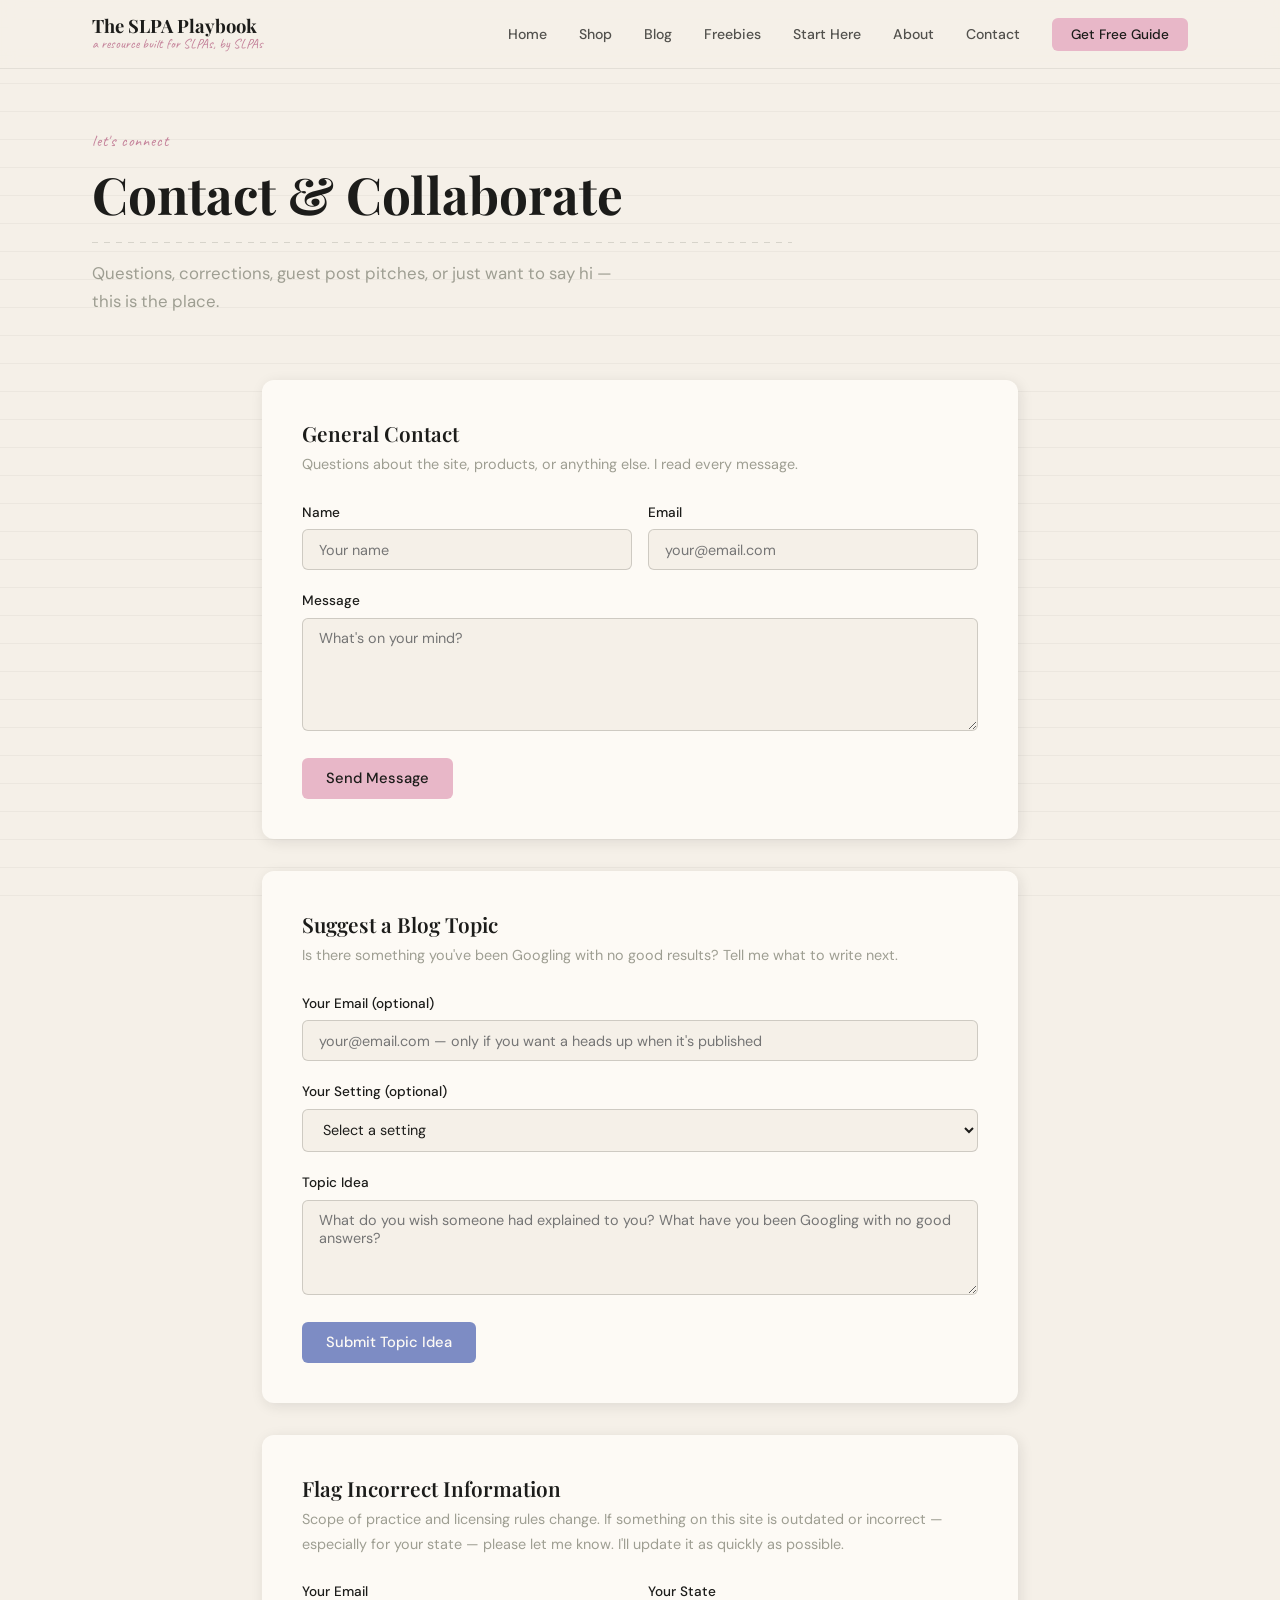
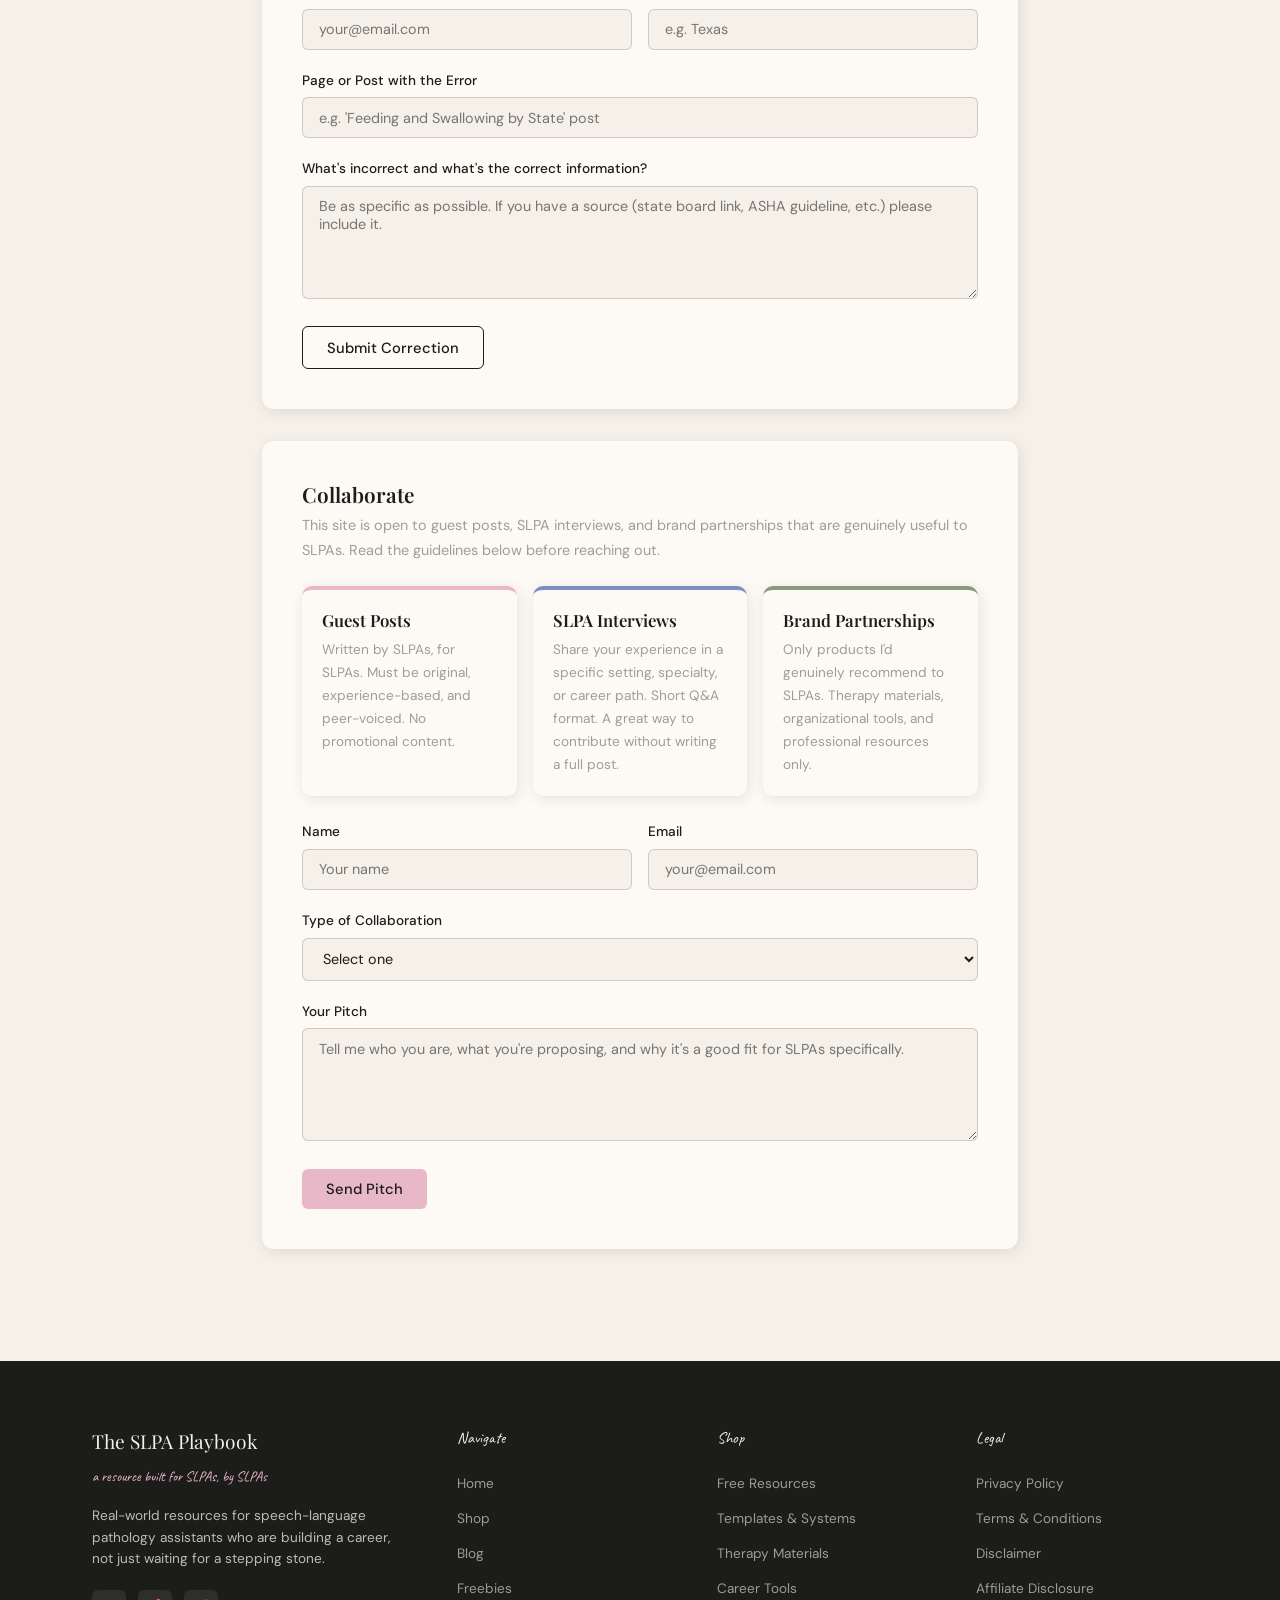
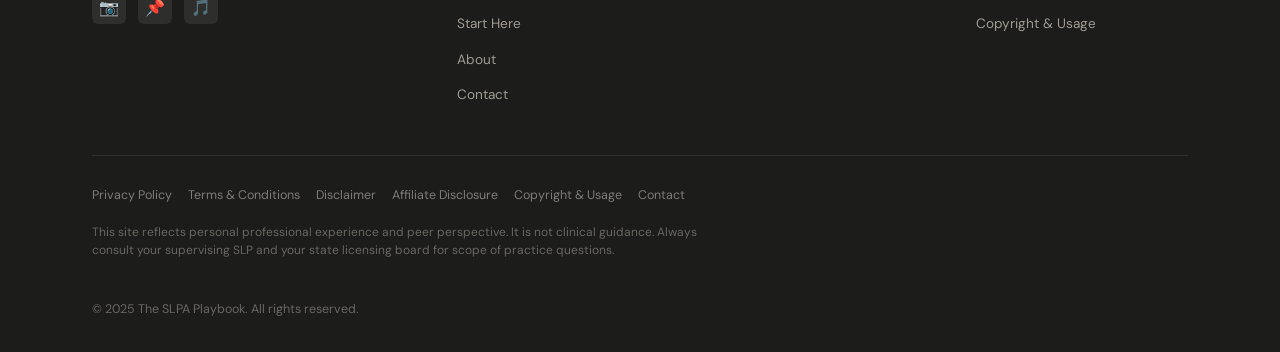
<file: contact.html>
<!DOCTYPE html>
<html lang="en">
<head>
  <meta charset="UTF-8" />
  <meta name="viewport" content="width=device-width, initial-scale=1.0" />
  <title>Contact &amp; Collaborate — The SLPA Playbook</title>
  <meta name="description" content="Get in touch, suggest a blog topic, flag incorrect information, or pitch a guest post or collaboration." />
  <link rel="stylesheet" href="style.css" />
</head>
<body>

  <nav class="nav">
    <div class="nav__inner">
      <a href="index.html" class="nav__logo">
        The SLPA Playbook
        <span>a resource built for SLPAs, by SLPAs</span>
      </a>
      <ul class="nav__links">
        <li><a href="index.html">Home</a></li>
        <li><a href="shop.html">Shop</a></li>
        <li><a href="blog.html">Blog</a></li>
        <li><a href="freebies.html">Freebies</a></li>
        <li><a href="start-here.html">Start Here</a></li>
        <li><a href="about.html">About</a></li>
        <li><a href="contact.html">Contact</a></li>
        <li><a href="freebies.html" class="nav__cta">Get Free Guide</a></li>
      </ul>
      <button class="nav__hamburger" aria-label="Open menu">
        <span></span><span></span><span></span>
      </button>
    </div>
  </nav>

  <section class="page-hero">
    <div class="container">
      <div class="page-hero__inner">
        <span class="section-label">let's connect</span>
        <h1>Contact &amp; Collaborate</h1>
        <hr class="ruled-divider" />
        <p style="color:var(--warm-gray);font-size:1.05rem;max-width:540px;">Questions, corrections, guest post pitches, or just want to say hi — this is the place.</p>
      </div>
    </div>
  </section>

  <section class="section" style="padding-top:1rem;">
    <div class="container" style="max-width:820px;">

      <!-- GENERAL CONTACT -->
      <div class="form-section reveal">
        <h3>General Contact</h3>
        <p class="form-desc">Questions about the site, products, or anything else. I read every message.</p>
        <form action="#" method="POST">
          <div class="form-grid">
            <div class="form-group">
              <label for="contact-name">Name</label>
              <input type="text" id="contact-name" name="name" placeholder="Your name" required />
            </div>
            <div class="form-group">
              <label for="contact-email">Email</label>
              <input type="email" id="contact-email" name="email" placeholder="your@email.com" required />
            </div>
          </div>
          <div class="form-group">
            <label for="contact-msg">Message</label>
            <textarea id="contact-msg" name="message" rows="5" placeholder="What's on your mind?" required></textarea>
          </div>
          <button type="submit" class="btn btn--primary">Send Message</button>
        </form>
      </div>

      <!-- SUGGEST A TOPIC -->
      <div class="form-section reveal">
        <h3>Suggest a Blog Topic</h3>
        <p class="form-desc">Is there something you've been Googling with no good results? Tell me what to write next.</p>
        <form action="#" method="POST">
          <div class="form-group">
            <label for="topic-email">Your Email (optional)</label>
            <input type="email" id="topic-email" name="email" placeholder="your@email.com — only if you want a heads up when it's published" />
          </div>
          <div class="form-group">
            <label for="topic-setting">Your Setting (optional)</label>
            <select id="topic-setting" name="setting">
              <option value="">Select a setting</option>
              <option>School</option>
              <option>Private Practice</option>
              <option>Home Health</option>
              <option>Early Intervention</option>
              <option>Hospital / Medical</option>
              <option>Multiple settings</option>
              <option>Not currently working</option>
            </select>
          </div>
          <div class="form-group">
            <label for="topic-idea">Topic Idea</label>
            <textarea id="topic-idea" name="topic" rows="4" placeholder="What do you wish someone had explained to you? What have you been Googling with no good answers?" required></textarea>
          </div>
          <button type="submit" class="btn btn--periwinkle">Submit Topic Idea</button>
        </form>
      </div>

      <!-- FLAG INCORRECT INFO -->
      <div class="form-section reveal">
        <h3>Flag Incorrect Information</h3>
        <p class="form-desc">Scope of practice and licensing rules change. If something on this site is outdated or incorrect — especially for your state — please let me know. I'll update it as quickly as possible.</p>
        <form action="#" method="POST">
          <div class="form-grid">
            <div class="form-group">
              <label for="flag-email">Your Email</label>
              <input type="email" id="flag-email" name="email" placeholder="your@email.com" required />
            </div>
            <div class="form-group">
              <label for="flag-state">Your State</label>
              <input type="text" id="flag-state" name="state" placeholder="e.g. Texas" />
            </div>
          </div>
          <div class="form-group">
            <label for="flag-page">Page or Post with the Error</label>
            <input type="text" id="flag-page" name="page" placeholder="e.g. 'Feeding and Swallowing by State' post" />
          </div>
          <div class="form-group">
            <label for="flag-detail">What's incorrect and what's the correct information?</label>
            <textarea id="flag-detail" name="detail" rows="5" placeholder="Be as specific as possible. If you have a source (state board link, ASHA guideline, etc.) please include it." required></textarea>
          </div>
          <button type="submit" class="btn btn--outline">Submit Correction</button>
        </form>
      </div>

      <!-- COLLABORATE -->
      <div class="form-section reveal">
        <h3>Collaborate</h3>
        <p class="form-desc">This site is open to guest posts, SLPA interviews, and brand partnerships that are genuinely useful to SLPAs. Read the guidelines below before reaching out.</p>

        <div style="display:grid;grid-template-columns:repeat(auto-fit,minmax(200px,1fr));gap:1rem;margin-bottom:1.5rem;">
          <div class="start-card" style="padding:1.25rem;">
            <h4 style="margin-bottom:0.4rem;">Guest Posts</h4>
            <p style="font-size:0.85rem;color:var(--warm-gray);">Written by SLPAs, for SLPAs. Must be original, experience-based, and peer-voiced. No promotional content.</p>
          </div>
          <div class="start-card start-card--blue" style="padding:1.25rem;">
            <h4 style="margin-bottom:0.4rem;">SLPA Interviews</h4>
            <p style="font-size:0.85rem;color:var(--warm-gray);">Share your experience in a specific setting, specialty, or career path. Short Q&amp;A format. A great way to contribute without writing a full post.</p>
          </div>
          <div class="start-card start-card--olive" style="padding:1.25rem;">
            <h4 style="margin-bottom:0.4rem;">Brand Partnerships</h4>
            <p style="font-size:0.85rem;color:var(--warm-gray);">Only products I'd genuinely recommend to SLPAs. Therapy materials, organizational tools, and professional resources only.</p>
          </div>
        </div>

        <form action="#" method="POST">
          <div class="form-grid">
            <div class="form-group">
              <label for="collab-name">Name</label>
              <input type="text" id="collab-name" name="name" placeholder="Your name" required />
            </div>
            <div class="form-group">
              <label for="collab-email">Email</label>
              <input type="email" id="collab-email" name="email" placeholder="your@email.com" required />
            </div>
          </div>
          <div class="form-group">
            <label for="collab-type">Type of Collaboration</label>
            <select id="collab-type" name="type" required>
              <option value="">Select one</option>
              <option>Guest Post</option>
              <option>SLPA Interview</option>
              <option>Brand Partnership</option>
              <option>Other</option>
            </select>
          </div>
          <div class="form-group">
            <label for="collab-pitch">Your Pitch</label>
            <textarea id="collab-pitch" name="pitch" rows="5" placeholder="Tell me who you are, what you're proposing, and why it's a good fit for SLPAs specifically." required></textarea>
          </div>
          <button type="submit" class="btn btn--primary">Send Pitch</button>
        </form>
      </div>

    </div>
  </section>

  <footer class="footer">
    <div class="container">
      <div class="footer__grid">
        <div>
          <div class="footer__brand-name">The SLPA Playbook</div>
          <div class="footer__tagline">a resource built for SLPAs, by SLPAs</div>
          <p class="footer__brand-desc">Real-world resources for speech-language pathology assistants who are building a career, not just waiting for a stepping stone.</p>
          <div class="footer__socials">
            <a href="#" class="footer__social" aria-label="Instagram">📷</a>
            <a href="#" class="footer__social" aria-label="Pinterest">📌</a>
            <a href="#" class="footer__social" aria-label="TikTok">🎵</a>
          </div>
        </div>
        <div>
          <span class="footer__col-title">Navigate</span>
          <ul class="footer__links">
            <li><a href="index.html">Home</a></li>
            <li><a href="shop.html">Shop</a></li>
            <li><a href="blog.html">Blog</a></li>
            <li><a href="freebies.html">Freebies</a></li>
            <li><a href="start-here.html">Start Here</a></li>
            <li><a href="about.html">About</a></li>
            <li><a href="contact.html">Contact</a></li>
          </ul>
        </div>
        <div>
          <span class="footer__col-title">Shop</span>
          <ul class="footer__links">
            <li><a href="freebies.html">Free Resources</a></li>
            <li><a href="shop.html">Templates &amp; Systems</a></li>
            <li><a href="shop.html">Therapy Materials</a></li>
            <li><a href="shop.html">Career Tools</a></li>
          </ul>
        </div>
        <div>
          <span class="footer__col-title">Legal</span>
          <ul class="footer__links">
            <li><a href="privacy.html">Privacy Policy</a></li>
            <li><a href="terms.html">Terms &amp; Conditions</a></li>
            <li><a href="disclaimer.html">Disclaimer</a></li>
            <li><a href="affiliate.html">Affiliate Disclosure</a></li>
            <li><a href="copyright.html">Copyright &amp; Usage</a></li>
          </ul>
        </div>
      </div>
      <div class="footer__bottom">
        <ul class="footer__legal-links">
          <li><a href="privacy.html">Privacy Policy</a></li>
          <li><a href="terms.html">Terms &amp; Conditions</a></li>
          <li><a href="disclaimer.html">Disclaimer</a></li>
          <li><a href="affiliate.html">Affiliate Disclosure</a></li>
          <li><a href="copyright.html">Copyright &amp; Usage</a></li>
          <li><a href="contact.html">Contact</a></li>
        </ul>
        <p class="footer__disclaimer">This site reflects personal professional experience and peer perspective. It is not clinical guidance. Always consult your supervising SLP and your state licensing board for scope of practice questions.</p>
        <p class="footer__copy">© 2025 The SLPA Playbook. All rights reserved.</p>
      </div>
    </div>
  </footer>

  <script src="script.js"></script>
</body>
</html>
</file>
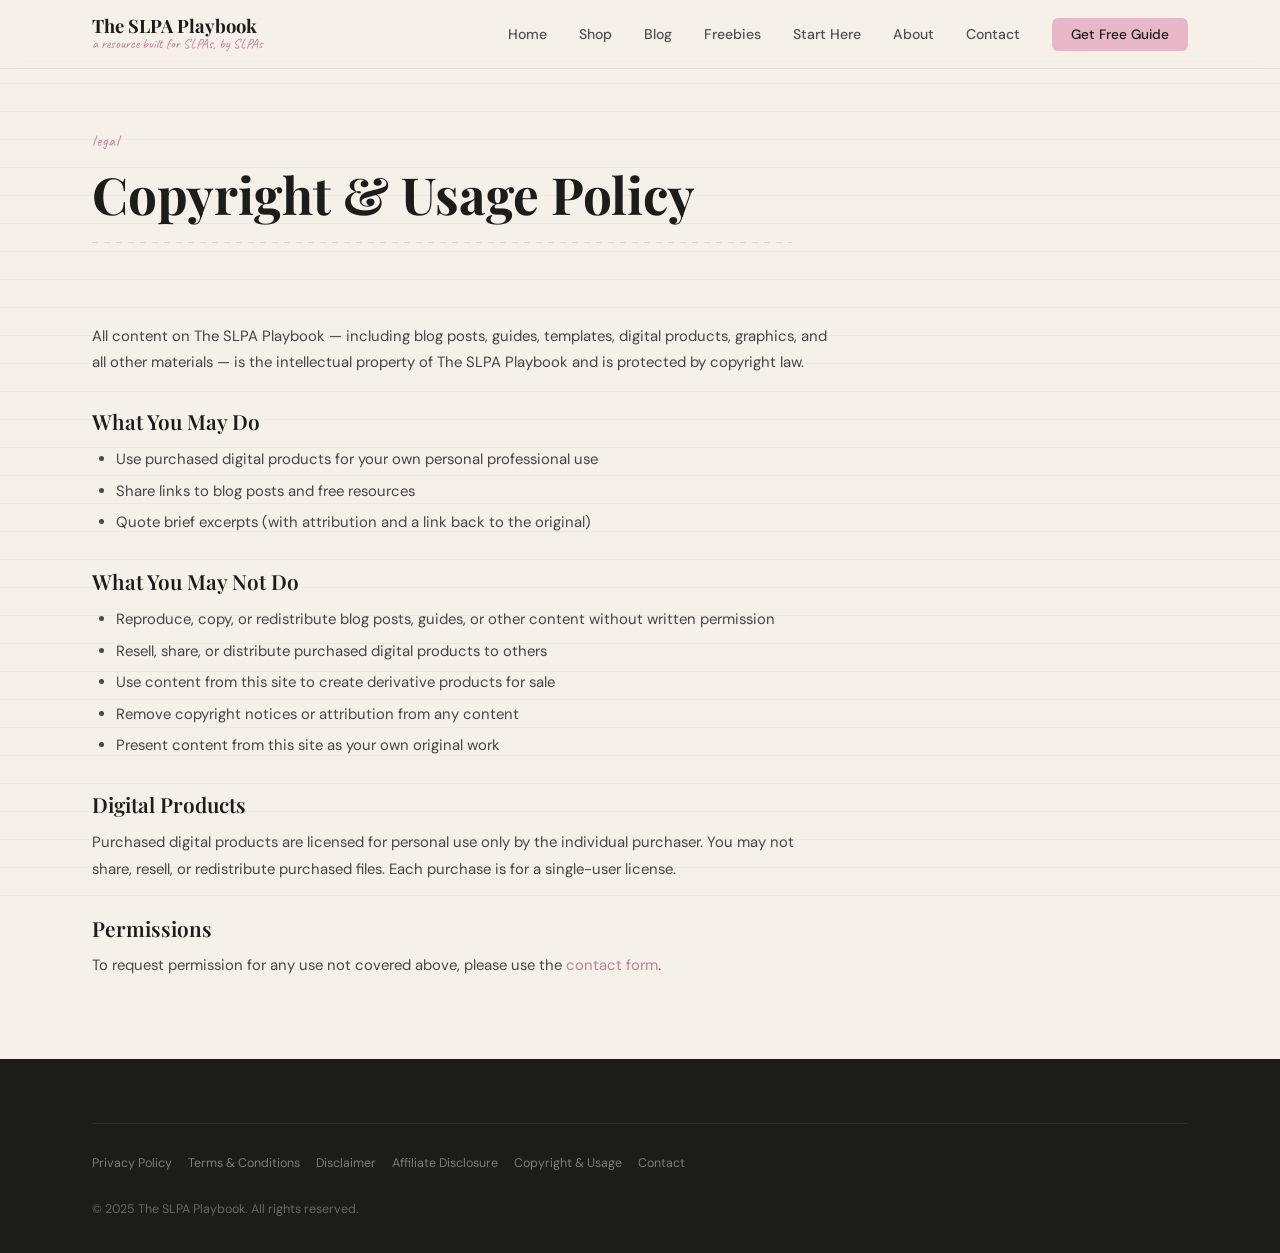
<file: copyright.html>
<!DOCTYPE html>
<html lang="en">
<head><meta charset="UTF-8" /><meta name="viewport" content="width=device-width, initial-scale=1.0" /><title>Copyright &amp; Usage Policy — The SLPA Playbook</title><link rel="stylesheet" href="style.css" /></head>
<body>
  <nav class="nav"><div class="nav__inner"><a href="index.html" class="nav__logo">The SLPA Playbook<span>a resource built for SLPAs, by SLPAs</span></a><ul class="nav__links"><li><a href="index.html">Home</a></li><li><a href="shop.html">Shop</a></li><li><a href="blog.html">Blog</a></li><li><a href="freebies.html">Freebies</a></li><li><a href="start-here.html">Start Here</a></li><li><a href="about.html">About</a></li><li><a href="contact.html">Contact</a></li><li><a href="freebies.html" class="nav__cta">Get Free Guide</a></li></ul><button class="nav__hamburger" aria-label="Open menu"><span></span><span></span><span></span></button></div></nav>
  <section class="page-hero"><div class="container"><div class="page-hero__inner"><span class="section-label">legal</span><h1>Copyright &amp; Usage Policy</h1><hr class="ruled-divider" /></div></div></section>
  <section class="section" style="padding-top:1rem;"><div class="container"><div class="legal-content">
    <p>All content on The SLPA Playbook — including blog posts, guides, templates, digital products, graphics, and all other materials — is the intellectual property of The SLPA Playbook and is protected by copyright law.</p>
    <h2>What You May Do</h2>
    <ul>
      <li>Use purchased digital products for your own personal professional use</li>
      <li>Share links to blog posts and free resources</li>
      <li>Quote brief excerpts (with attribution and a link back to the original)</li>
    </ul>
    <h2>What You May Not Do</h2>
    <ul>
      <li>Reproduce, copy, or redistribute blog posts, guides, or other content without written permission</li>
      <li>Resell, share, or distribute purchased digital products to others</li>
      <li>Use content from this site to create derivative products for sale</li>
      <li>Remove copyright notices or attribution from any content</li>
      <li>Present content from this site as your own original work</li>
    </ul>
    <h2>Digital Products</h2>
    <p>Purchased digital products are licensed for personal use only by the individual purchaser. You may not share, resell, or redistribute purchased files. Each purchase is for a single-user license.</p>
    <h2>Permissions</h2>
    <p>To request permission for any use not covered above, please use the <a href="contact.html" style="color:var(--rose-dark);">contact form</a>.</p>
  </div></div></section>
  <footer class="footer"><div class="container"><div class="footer__bottom"><ul class="footer__legal-links"><li><a href="privacy.html">Privacy Policy</a></li><li><a href="terms.html">Terms &amp; Conditions</a></li><li><a href="disclaimer.html">Disclaimer</a></li><li><a href="affiliate.html">Affiliate Disclosure</a></li><li><a href="copyright.html">Copyright &amp; Usage</a></li><li><a href="contact.html">Contact</a></li></ul><p class="footer__copy">© 2025 The SLPA Playbook. All rights reserved.</p></div></div></footer>
  <script src="script.js"></script>
</body>
</html>
</file>
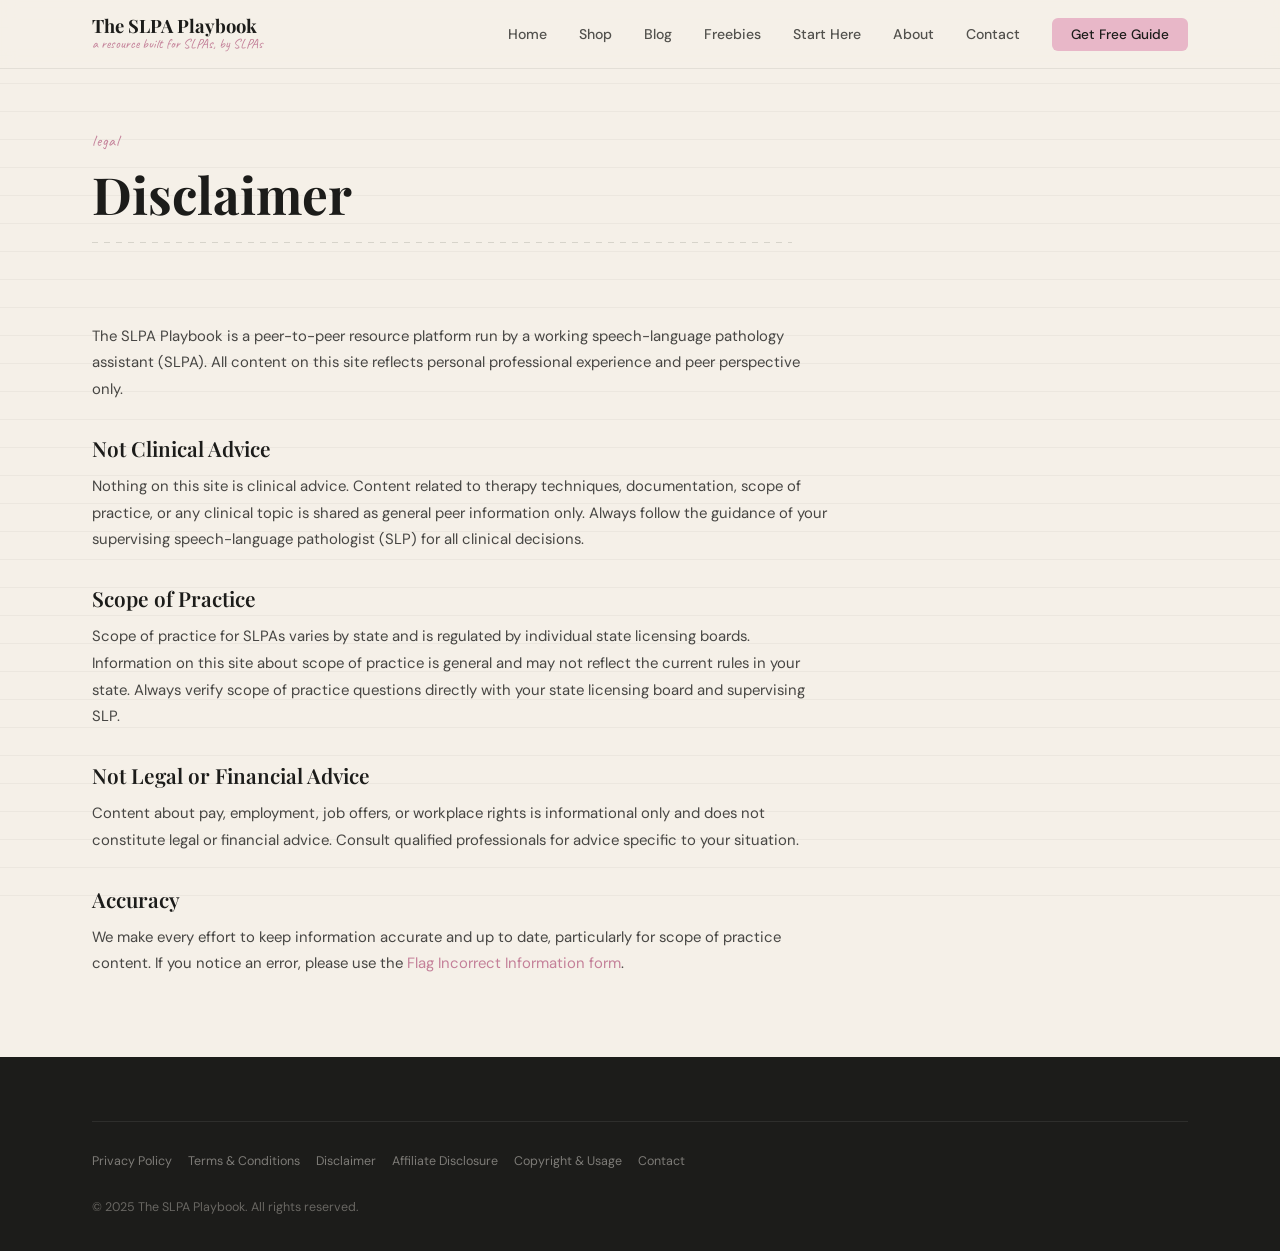
<file: disclaimer.html>
<!DOCTYPE html>
<html lang="en">
<head><meta charset="UTF-8" /><meta name="viewport" content="width=device-width, initial-scale=1.0" /><title>Disclaimer — The SLPA Playbook</title><link rel="stylesheet" href="style.css" /></head>
<body>
  <nav class="nav"><div class="nav__inner"><a href="index.html" class="nav__logo">The SLPA Playbook<span>a resource built for SLPAs, by SLPAs</span></a><ul class="nav__links"><li><a href="index.html">Home</a></li><li><a href="shop.html">Shop</a></li><li><a href="blog.html">Blog</a></li><li><a href="freebies.html">Freebies</a></li><li><a href="start-here.html">Start Here</a></li><li><a href="about.html">About</a></li><li><a href="contact.html">Contact</a></li><li><a href="freebies.html" class="nav__cta">Get Free Guide</a></li></ul><button class="nav__hamburger" aria-label="Open menu"><span></span><span></span><span></span></button></div></nav>
  <section class="page-hero"><div class="container"><div class="page-hero__inner"><span class="section-label">legal</span><h1>Disclaimer</h1><hr class="ruled-divider" /></div></div></section>
  <section class="section" style="padding-top:1rem;"><div class="container"><div class="legal-content">
    <p>The SLPA Playbook is a peer-to-peer resource platform run by a working speech-language pathology assistant (SLPA). All content on this site reflects personal professional experience and peer perspective only.</p>
    <h2>Not Clinical Advice</h2>
    <p>Nothing on this site is clinical advice. Content related to therapy techniques, documentation, scope of practice, or any clinical topic is shared as general peer information only. Always follow the guidance of your supervising speech-language pathologist (SLP) for all clinical decisions.</p>
    <h2>Scope of Practice</h2>
    <p>Scope of practice for SLPAs varies by state and is regulated by individual state licensing boards. Information on this site about scope of practice is general and may not reflect the current rules in your state. Always verify scope of practice questions directly with your state licensing board and supervising SLP.</p>
    <h2>Not Legal or Financial Advice</h2>
    <p>Content about pay, employment, job offers, or workplace rights is informational only and does not constitute legal or financial advice. Consult qualified professionals for advice specific to your situation.</p>
    <h2>Accuracy</h2>
    <p>We make every effort to keep information accurate and up to date, particularly for scope of practice content. If you notice an error, please use the <a href="contact.html" style="color:var(--rose-dark);">Flag Incorrect Information form</a>.</p>
  </div></div></section>
  <footer class="footer"><div class="container"><div class="footer__bottom"><ul class="footer__legal-links"><li><a href="privacy.html">Privacy Policy</a></li><li><a href="terms.html">Terms &amp; Conditions</a></li><li><a href="disclaimer.html">Disclaimer</a></li><li><a href="affiliate.html">Affiliate Disclosure</a></li><li><a href="copyright.html">Copyright &amp; Usage</a></li><li><a href="contact.html">Contact</a></li></ul><p class="footer__copy">© 2025 The SLPA Playbook. All rights reserved.</p></div></div></footer>
  <script src="script.js"></script>
</body>
</html>
</file>
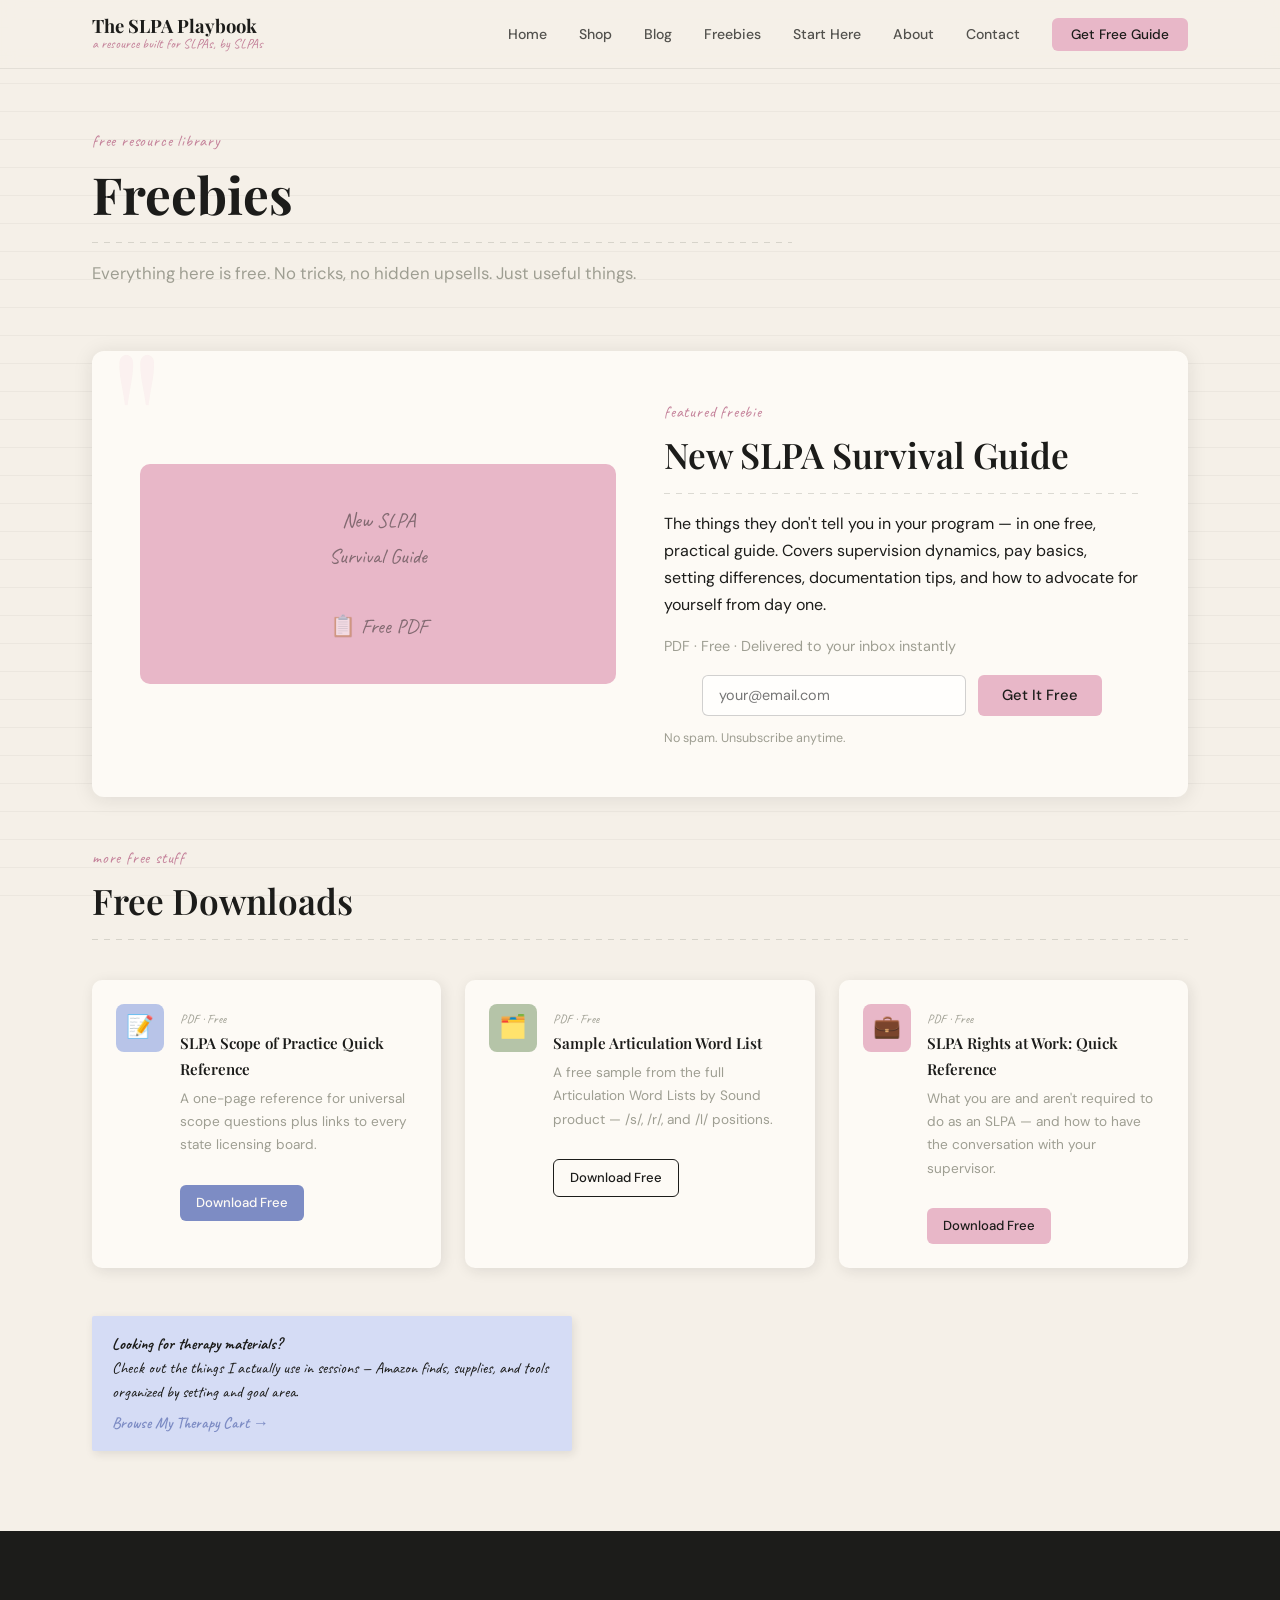
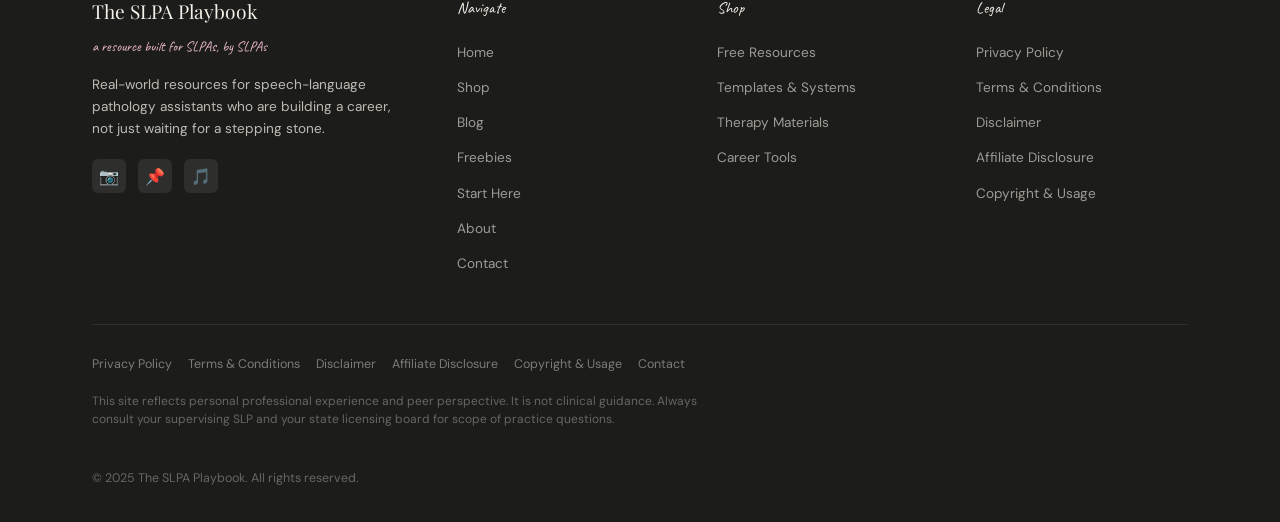
<file: freebies.html>
<!DOCTYPE html>
<html lang="en">
<head>
  <meta charset="UTF-8" />
  <meta name="viewport" content="width=device-width, initial-scale=1.0" />
  <title>Free Resource Library — The SLPA Playbook</title>
  <meta name="description" content="Free guides, cheat sheets, and references for SLPAs. No catch, no upsell." />
  <link rel="stylesheet" href="style.css" />
</head>
<body>

  <nav class="nav">
    <div class="nav__inner">
      <a href="index.html" class="nav__logo">
        The SLPA Playbook
        <span>a resource built for SLPAs, by SLPAs</span>
      </a>
      <ul class="nav__links">
        <li><a href="index.html">Home</a></li>
        <li><a href="shop.html">Shop</a></li>
        <li><a href="blog.html">Blog</a></li>
        <li><a href="freebies.html">Freebies</a></li>
        <li><a href="start-here.html">Start Here</a></li>
        <li><a href="about.html">About</a></li>
        <li><a href="contact.html">Contact</a></li>
        <li><a href="freebies.html" class="nav__cta">Get Free Guide</a></li>
      </ul>
      <button class="nav__hamburger" aria-label="Open menu">
        <span></span><span></span><span></span>
      </button>
    </div>
  </nav>

  <section class="page-hero">
    <div class="container">
      <div class="page-hero__inner">
        <span class="section-label">free resource library</span>
        <h1>Freebies</h1>
        <hr class="ruled-divider" />
        <p style="color:var(--warm-gray);font-size:1.05rem;">Everything here is free. No tricks, no hidden upsells. Just useful things.</p>
      </div>
    </div>
  </section>

  <section class="section" style="padding-top:1rem;">
    <div class="container">

      <!-- FEATURED: SURVIVAL GUIDE -->
      <div class="about-blurb reveal" style="margin-bottom:3rem;">
        <div class="about-blurb__grid">
          <div style="background:var(--rose);border-radius:10px;height:220px;display:flex;align-items:center;justify-content:center;">
            <span style="font-family:'Caveat',cursive;font-size:1.3rem;color:rgba(28,28,26,0.5);text-align:center;padding:1rem;">New SLPA<br>Survival Guide<br><br>📋 Free PDF</span>
          </div>
          <div>
            <span class="section-label">featured freebie</span>
            <h2>New SLPA Survival Guide</h2>
            <hr class="ruled-divider" />
            <p>The things they don't tell you in your program — in one free, practical guide. Covers supervision dynamics, pay basics, setting differences, documentation tips, and how to advocate for yourself from day one.</p>
            <p style="color:var(--warm-gray);font-size:0.9rem;">PDF · Free · Delivered to your inbox instantly</p>
            <form class="email-form" action="#" method="POST" style="margin-top:1rem;max-width:400px;">
              <input type="email" placeholder="your@email.com" required aria-label="Email address" />
              <button type="submit" class="btn btn--primary">Get It Free</button>
            </form>
            <p style="font-size:0.78rem;color:var(--warm-gray);margin-top:0.5rem;">No spam. Unsubscribe anytime.</p>
          </div>
        </div>
      </div>

      <!-- MORE FREE RESOURCES -->
      <div class="section-header reveal">
        <span class="section-label">more free stuff</span>
        <h2>Free Downloads</h2>
        <hr class="ruled-divider" />
      </div>

      <div class="card-grid" style="grid-template-columns:repeat(auto-fit,minmax(260px,1fr));">

        <div class="freebie-card reveal">
          <div class="freebie-card__icon freebie-card__icon--blue">📝</div>
          <div>
            <span class="freebie-card__format">PDF · Free</span>
            <div class="freebie-card__title">SLPA Scope of Practice Quick Reference</div>
            <p class="freebie-card__desc">A one-page reference for universal scope questions plus links to every state licensing board.</p>
            <a href="#" class="btn btn--periwinkle" style="margin-top:0.75rem;font-size:0.82rem;padding:0.45rem 1rem;">Download Free</a>
          </div>
        </div>

        <div class="freebie-card reveal">
          <div class="freebie-card__icon freebie-card__icon--olive">🗂️</div>
          <div>
            <span class="freebie-card__format">PDF · Free</span>
            <div class="freebie-card__title">Sample Articulation Word List</div>
            <p class="freebie-card__desc">A free sample from the full Articulation Word Lists by Sound product — /s/, /r/, and /l/ positions.</p>
            <a href="#" class="btn btn--outline" style="margin-top:0.75rem;font-size:0.82rem;padding:0.45rem 1rem;">Download Free</a>
          </div>
        </div>

        <div class="freebie-card reveal">
          <div class="freebie-card__icon">💼</div>
          <div>
            <span class="freebie-card__format">PDF · Free</span>
            <div class="freebie-card__title">SLPA Rights at Work: Quick Reference</div>
            <p class="freebie-card__desc">What you are and aren't required to do as an SLPA — and how to have the conversation with your supervisor.</p>
            <a href="#" class="btn btn--primary" style="margin-top:0.75rem;font-size:0.82rem;padding:0.45rem 1rem;">Download Free</a>
          </div>
        </div>

      </div>

      <!-- AFFILIATE NOTE -->
      <div class="sticky-note sticky-note--blue reveal" style="margin-top:3rem;max-width:480px;">
        <strong>Looking for therapy materials?</strong><br>
        Check out the things I actually use in sessions — Amazon finds, supplies, and tools organized by setting and goal area.
        <br><a href="#" style="color:var(--periwinkle);font-weight:600;display:inline-block;margin-top:0.4rem;">Browse My Therapy Cart →</a>
      </div>

    </div>
  </section>

  <footer class="footer">
    <div class="container">
      <div class="footer__grid">
        <div>
          <div class="footer__brand-name">The SLPA Playbook</div>
          <div class="footer__tagline">a resource built for SLPAs, by SLPAs</div>
          <p class="footer__brand-desc">Real-world resources for speech-language pathology assistants who are building a career, not just waiting for a stepping stone.</p>
          <div class="footer__socials">
            <a href="#" class="footer__social" aria-label="Instagram">📷</a>
            <a href="#" class="footer__social" aria-label="Pinterest">📌</a>
            <a href="#" class="footer__social" aria-label="TikTok">🎵</a>
          </div>
        </div>
        <div>
          <span class="footer__col-title">Navigate</span>
          <ul class="footer__links">
            <li><a href="index.html">Home</a></li>
            <li><a href="shop.html">Shop</a></li>
            <li><a href="blog.html">Blog</a></li>
            <li><a href="freebies.html">Freebies</a></li>
            <li><a href="start-here.html">Start Here</a></li>
            <li><a href="about.html">About</a></li>
            <li><a href="contact.html">Contact</a></li>
          </ul>
        </div>
        <div>
          <span class="footer__col-title">Shop</span>
          <ul class="footer__links">
            <li><a href="freebies.html">Free Resources</a></li>
            <li><a href="shop.html">Templates &amp; Systems</a></li>
            <li><a href="shop.html">Therapy Materials</a></li>
            <li><a href="shop.html">Career Tools</a></li>
          </ul>
        </div>
        <div>
          <span class="footer__col-title">Legal</span>
          <ul class="footer__links">
            <li><a href="privacy.html">Privacy Policy</a></li>
            <li><a href="terms.html">Terms &amp; Conditions</a></li>
            <li><a href="disclaimer.html">Disclaimer</a></li>
            <li><a href="affiliate.html">Affiliate Disclosure</a></li>
            <li><a href="copyright.html">Copyright &amp; Usage</a></li>
          </ul>
        </div>
      </div>
      <div class="footer__bottom">
        <ul class="footer__legal-links">
          <li><a href="privacy.html">Privacy Policy</a></li>
          <li><a href="terms.html">Terms &amp; Conditions</a></li>
          <li><a href="disclaimer.html">Disclaimer</a></li>
          <li><a href="affiliate.html">Affiliate Disclosure</a></li>
          <li><a href="copyright.html">Copyright &amp; Usage</a></li>
          <li><a href="contact.html">Contact</a></li>
        </ul>
        <p class="footer__disclaimer">This site reflects personal professional experience and peer perspective. It is not clinical guidance. Always consult your supervising SLP and your state licensing board for scope of practice questions.</p>
        <p class="footer__copy">© 2025 The SLPA Playbook. All rights reserved.</p>
      </div>
    </div>
  </footer>

  <script src="script.js"></script>
</body>
</html>
</file>
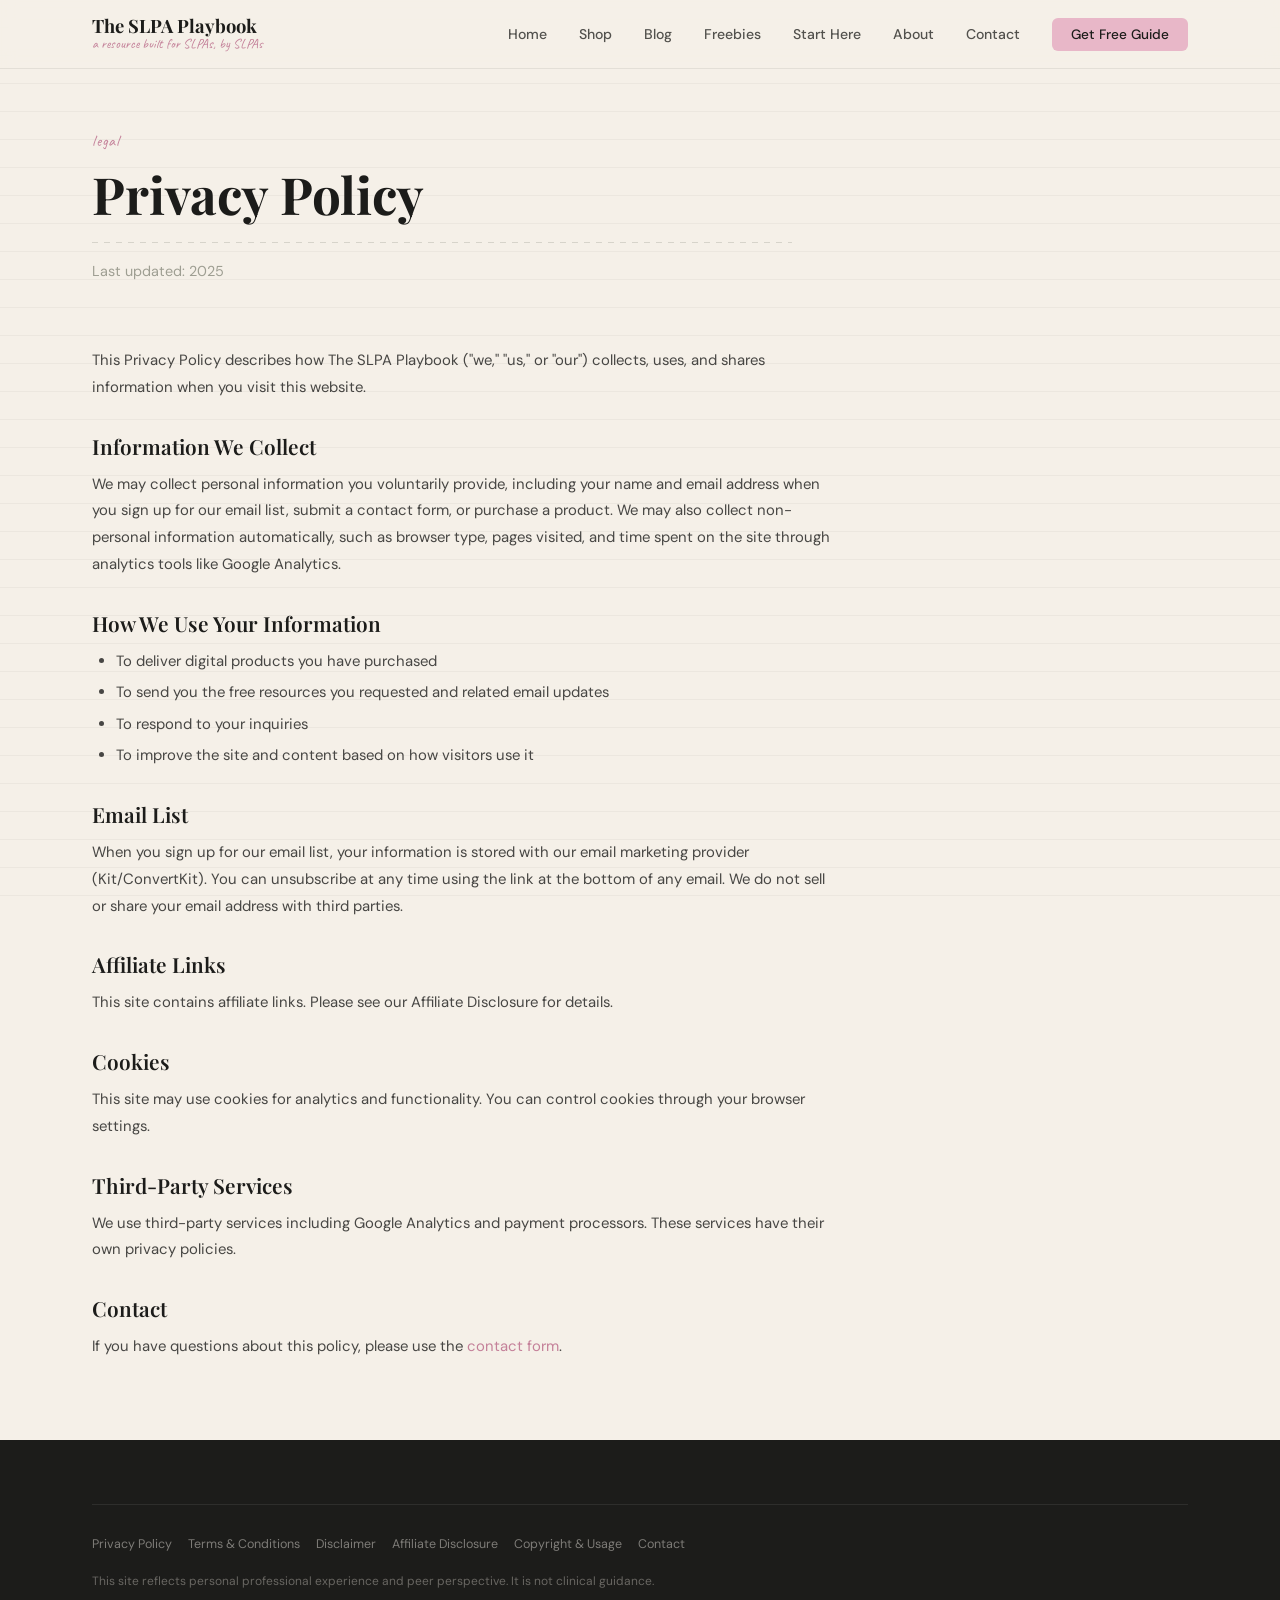
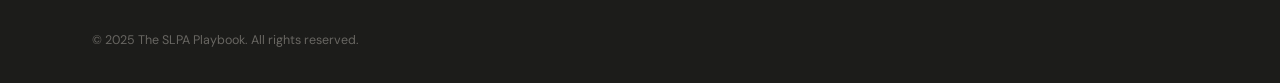
<file: privacy.html>
<!DOCTYPE html>
<html lang="en">
<head>
  <meta charset="UTF-8" />
  <meta name="viewport" content="width=device-width, initial-scale=1.0" />
  <title>Privacy Policy — The SLPA Playbook</title>
  <link rel="stylesheet" href="style.css" />
</head>
<body>
  <nav class="nav">
    <div class="nav__inner">
      <a href="index.html" class="nav__logo">The SLPA Playbook<span>a resource built for SLPAs, by SLPAs</span></a>
      <ul class="nav__links">
        <li><a href="index.html">Home</a></li><li><a href="shop.html">Shop</a></li><li><a href="blog.html">Blog</a></li><li><a href="freebies.html">Freebies</a></li><li><a href="start-here.html">Start Here</a></li><li><a href="about.html">About</a></li><li><a href="contact.html">Contact</a></li>
        <li><a href="freebies.html" class="nav__cta">Get Free Guide</a></li>
      </ul>
      <button class="nav__hamburger" aria-label="Open menu"><span></span><span></span><span></span></button>
    </div>
  </nav>
  <section class="page-hero"><div class="container"><div class="page-hero__inner"><span class="section-label">legal</span><h1>Privacy Policy</h1><hr class="ruled-divider" /><p style="color:var(--warm-gray);font-size:0.9rem;">Last updated: 2025</p></div></div></section>
  <section class="section" style="padding-top:1rem;"><div class="container"><div class="legal-content">
    <p>This Privacy Policy describes how The SLPA Playbook ("we," "us," or "our") collects, uses, and shares information when you visit this website.</p>
    <h2>Information We Collect</h2>
    <p>We may collect personal information you voluntarily provide, including your name and email address when you sign up for our email list, submit a contact form, or purchase a product. We may also collect non-personal information automatically, such as browser type, pages visited, and time spent on the site through analytics tools like Google Analytics.</p>
    <h2>How We Use Your Information</h2>
    <ul>
      <li>To deliver digital products you have purchased</li>
      <li>To send you the free resources you requested and related email updates</li>
      <li>To respond to your inquiries</li>
      <li>To improve the site and content based on how visitors use it</li>
    </ul>
    <h2>Email List</h2>
    <p>When you sign up for our email list, your information is stored with our email marketing provider (Kit/ConvertKit). You can unsubscribe at any time using the link at the bottom of any email. We do not sell or share your email address with third parties.</p>
    <h2>Affiliate Links</h2>
    <p>This site contains affiliate links. Please see our Affiliate Disclosure for details.</p>
    <h2>Cookies</h2>
    <p>This site may use cookies for analytics and functionality. You can control cookies through your browser settings.</p>
    <h2>Third-Party Services</h2>
    <p>We use third-party services including Google Analytics and payment processors. These services have their own privacy policies.</p>
    <h2>Contact</h2>
    <p>If you have questions about this policy, please use the <a href="contact.html" style="color:var(--rose-dark);">contact form</a>.</p>
  </div></div></section>
  <footer class="footer"><div class="container"><div class="footer__bottom"><ul class="footer__legal-links"><li><a href="privacy.html">Privacy Policy</a></li><li><a href="terms.html">Terms &amp; Conditions</a></li><li><a href="disclaimer.html">Disclaimer</a></li><li><a href="affiliate.html">Affiliate Disclosure</a></li><li><a href="copyright.html">Copyright &amp; Usage</a></li><li><a href="contact.html">Contact</a></li></ul><p class="footer__disclaimer">This site reflects personal professional experience and peer perspective. It is not clinical guidance.</p><p class="footer__copy">© 2025 The SLPA Playbook. All rights reserved.</p></div></div></footer>
  <script src="script.js"></script>
</body>
</html>
</file>
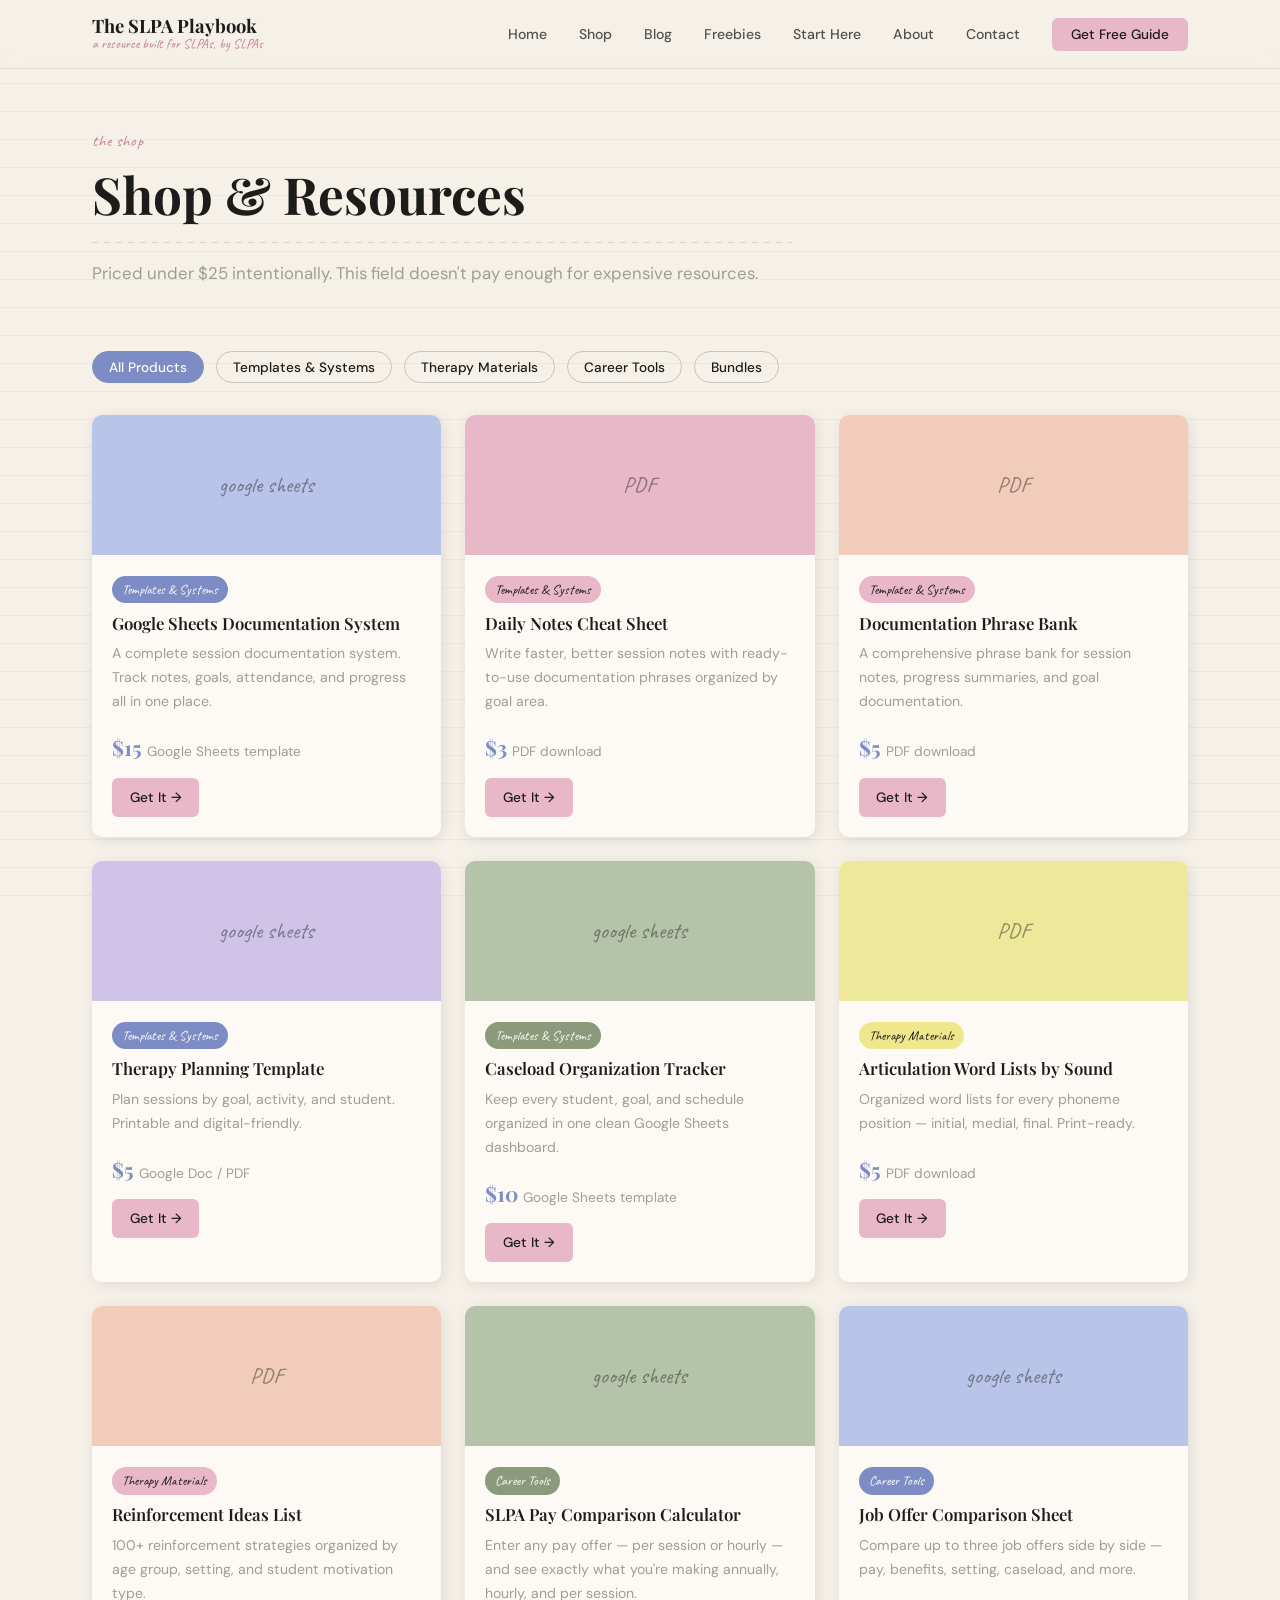
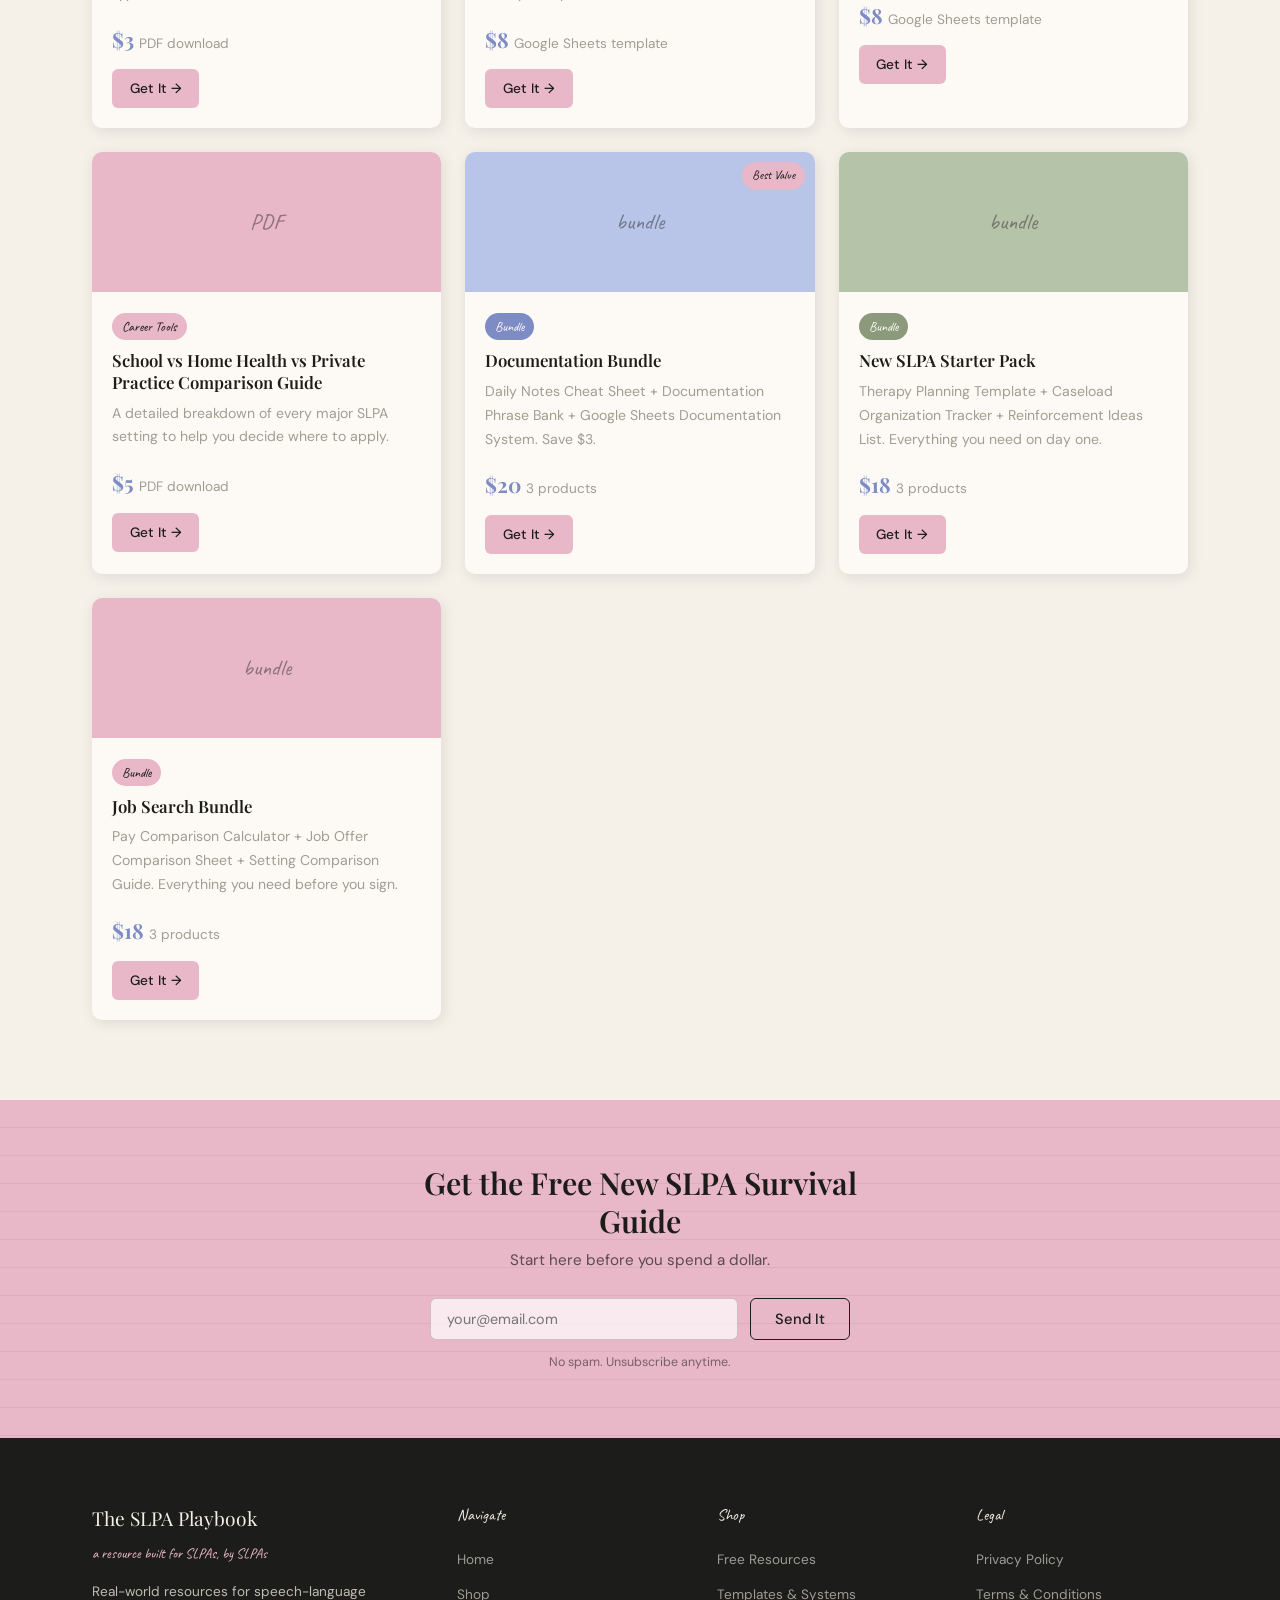
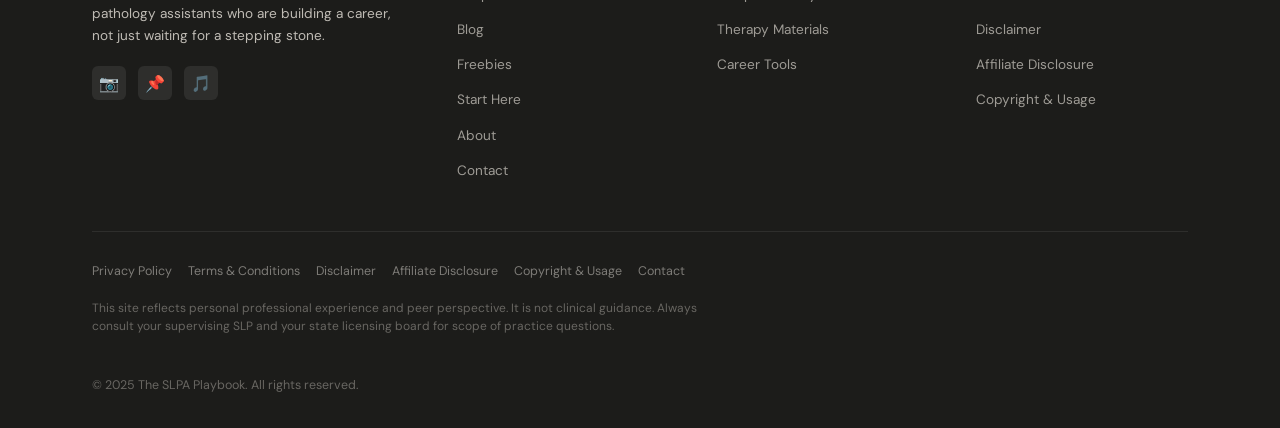
<file: shop.html>
<!DOCTYPE html>
<html lang="en">
<head>
  <meta charset="UTF-8" />
  <meta name="viewport" content="width=device-width, initial-scale=1.0" />
  <title>Shop &amp; Resources — The SLPA Playbook</title>
  <meta name="description" content="Affordable templates, trackers, therapy tools, and career resources for SLPAs. Everything under $25." />
  <link rel="stylesheet" href="style.css" />
</head>
<body>

  <nav class="nav">
    <div class="nav__inner">
      <a href="index.html" class="nav__logo">
        The SLPA Playbook
        <span>a resource built for SLPAs, by SLPAs</span>
      </a>
      <ul class="nav__links">
        <li><a href="index.html">Home</a></li>
        <li><a href="shop.html">Shop</a></li>
        <li><a href="blog.html">Blog</a></li>
        <li><a href="freebies.html">Freebies</a></li>
        <li><a href="start-here.html">Start Here</a></li>
        <li><a href="about.html">About</a></li>
        <li><a href="contact.html">Contact</a></li>
        <li><a href="freebies.html" class="nav__cta">Get Free Guide</a></li>
      </ul>
      <button class="nav__hamburger" aria-label="Open menu">
        <span></span><span></span><span></span>
      </button>
    </div>
  </nav>

  <section class="page-hero">
    <div class="container">
      <div class="page-hero__inner">
        <span class="section-label">the shop</span>
        <h1>Shop &amp; Resources</h1>
        <hr class="ruled-divider" />
        <p style="color:var(--warm-gray);font-size:1.05rem;">Priced under $25 intentionally. This field doesn't pay enough for expensive resources.</p>
      </div>
    </div>
  </section>

  <section class="section" style="padding-top:1rem;">
    <div class="container">

      <!-- FILTER -->
      <div class="filter-row">
        <button class="filter-btn active" data-cat="all">All Products</button>
        <button class="filter-btn" data-cat="templates">Templates &amp; Systems</button>
        <button class="filter-btn" data-cat="therapy">Therapy Materials</button>
        <button class="filter-btn" data-cat="career">Career Tools</button>
        <button class="filter-btn" data-cat="bundles">Bundles</button>
      </div>

      <!-- PRODUCTS GRID -->
      <div class="card-grid">

        <!-- Templates & Systems -->
        <div class="card shop-card reveal" data-cat="templates">
          <div class="card__thumb card__thumb--blue">
            <span class="card__thumb-text">google sheets</span>
          </div>
          <div class="card__body">
            <span class="card__tag card__tag--blue">Templates &amp; Systems</span>
            <h3 class="card__title">Google Sheets Documentation System</h3>
            <p class="card__excerpt">A complete session documentation system. Track notes, goals, attendance, and progress all in one place.</p>
            <div class="card__price">$15 <span>Google Sheets template</span></div>
            <a href="#" class="btn btn--primary" style="font-size:0.85rem;padding:0.5rem 1.1rem;">Get It →</a>
          </div>
        </div>

        <div class="card shop-card reveal" data-cat="templates">
          <div class="card__thumb">
            <span class="card__thumb-text">PDF</span>
          </div>
          <div class="card__body">
            <span class="card__tag">Templates &amp; Systems</span>
            <h3 class="card__title">Daily Notes Cheat Sheet</h3>
            <p class="card__excerpt">Write faster, better session notes with ready-to-use documentation phrases organized by goal area.</p>
            <div class="card__price">$3 <span>PDF download</span></div>
            <a href="#" class="btn btn--primary" style="font-size:0.85rem;padding:0.5rem 1.1rem;">Get It →</a>
          </div>
        </div>

        <div class="card shop-card reveal" data-cat="templates">
          <div class="card__thumb card__thumb--peach">
            <span class="card__thumb-text">PDF</span>
          </div>
          <div class="card__body">
            <span class="card__tag">Templates &amp; Systems</span>
            <h3 class="card__title">Documentation Phrase Bank</h3>
            <p class="card__excerpt">A comprehensive phrase bank for session notes, progress summaries, and goal documentation.</p>
            <div class="card__price">$5 <span>PDF download</span></div>
            <a href="#" class="btn btn--primary" style="font-size:0.85rem;padding:0.5rem 1.1rem;">Get It →</a>
          </div>
        </div>

        <div class="card shop-card reveal" data-cat="templates">
          <div class="card__thumb card__thumb--lavender">
            <span class="card__thumb-text">google sheets</span>
          </div>
          <div class="card__body">
            <span class="card__tag card__tag--blue">Templates &amp; Systems</span>
            <h3 class="card__title">Therapy Planning Template</h3>
            <p class="card__excerpt">Plan sessions by goal, activity, and student. Printable and digital-friendly.</p>
            <div class="card__price">$5 <span>Google Doc / PDF</span></div>
            <a href="#" class="btn btn--primary" style="font-size:0.85rem;padding:0.5rem 1.1rem;">Get It →</a>
          </div>
        </div>

        <div class="card shop-card reveal" data-cat="templates">
          <div class="card__thumb card__thumb--olive">
            <span class="card__thumb-text">google sheets</span>
          </div>
          <div class="card__body">
            <span class="card__tag card__tag--olive">Templates &amp; Systems</span>
            <h3 class="card__title">Caseload Organization Tracker</h3>
            <p class="card__excerpt">Keep every student, goal, and schedule organized in one clean Google Sheets dashboard.</p>
            <div class="card__price">$10 <span>Google Sheets template</span></div>
            <a href="#" class="btn btn--primary" style="font-size:0.85rem;padding:0.5rem 1.1rem;">Get It →</a>
          </div>
        </div>

        <!-- Therapy Materials -->
        <div class="card shop-card reveal" data-cat="therapy">
          <div class="card__thumb card__thumb--yellow">
            <span class="card__thumb-text">PDF</span>
          </div>
          <div class="card__body">
            <span class="card__tag card__tag--yellow">Therapy Materials</span>
            <h3 class="card__title">Articulation Word Lists by Sound</h3>
            <p class="card__excerpt">Organized word lists for every phoneme position — initial, medial, final. Print-ready.</p>
            <div class="card__price">$5 <span>PDF download</span></div>
            <a href="#" class="btn btn--primary" style="font-size:0.85rem;padding:0.5rem 1.1rem;">Get It →</a>
          </div>
        </div>

        <div class="card shop-card reveal" data-cat="therapy">
          <div class="card__thumb card__thumb--peach">
            <span class="card__thumb-text">PDF</span>
          </div>
          <div class="card__body">
            <span class="card__tag">Therapy Materials</span>
            <h3 class="card__title">Reinforcement Ideas List</h3>
            <p class="card__excerpt">100+ reinforcement strategies organized by age group, setting, and student motivation type.</p>
            <div class="card__price">$3 <span>PDF download</span></div>
            <a href="#" class="btn btn--primary" style="font-size:0.85rem;padding:0.5rem 1.1rem;">Get It →</a>
          </div>
        </div>

        <!-- Career Tools -->
        <div class="card shop-card reveal" data-cat="career">
          <div class="card__thumb card__thumb--olive">
            <span class="card__thumb-text">google sheets</span>
          </div>
          <div class="card__body">
            <span class="card__tag card__tag--olive">Career Tools</span>
            <h3 class="card__title">SLPA Pay Comparison Calculator</h3>
            <p class="card__excerpt">Enter any pay offer — per session or hourly — and see exactly what you're making annually, hourly, and per session.</p>
            <div class="card__price">$8 <span>Google Sheets template</span></div>
            <a href="#" class="btn btn--primary" style="font-size:0.85rem;padding:0.5rem 1.1rem;">Get It →</a>
          </div>
        </div>

        <div class="card shop-card reveal" data-cat="career">
          <div class="card__thumb card__thumb--blue">
            <span class="card__thumb-text">google sheets</span>
          </div>
          <div class="card__body">
            <span class="card__tag card__tag--blue">Career Tools</span>
            <h3 class="card__title">Job Offer Comparison Sheet</h3>
            <p class="card__excerpt">Compare up to three job offers side by side — pay, benefits, setting, caseload, and more.</p>
            <div class="card__price">$8 <span>Google Sheets template</span></div>
            <a href="#" class="btn btn--primary" style="font-size:0.85rem;padding:0.5rem 1.1rem;">Get It →</a>
          </div>
        </div>

        <div class="card shop-card reveal" data-cat="career">
          <div class="card__thumb">
            <span class="card__thumb-text">PDF</span>
          </div>
          <div class="card__body">
            <span class="card__tag">Career Tools</span>
            <h3 class="card__title">School vs Home Health vs Private Practice Comparison Guide</h3>
            <p class="card__excerpt">A detailed breakdown of every major SLPA setting to help you decide where to apply.</p>
            <div class="card__price">$5 <span>PDF download</span></div>
            <a href="#" class="btn btn--primary" style="font-size:0.85rem;padding:0.5rem 1.1rem;">Get It →</a>
          </div>
        </div>

        <!-- Bundles -->
        <div class="card shop-card reveal" data-cat="bundles">
          <div class="card__thumb card__thumb--blue" style="position:relative;">
            <span class="card__thumb-text">bundle</span>
            <span style="position:absolute;top:10px;right:10px;background:var(--rose);color:var(--warm-black);font-family:'Caveat',cursive;font-size:0.8rem;padding:3px 10px;border-radius:20px;">Best Value</span>
          </div>
          <div class="card__body">
            <span class="card__tag card__tag--blue">Bundle</span>
            <h3 class="card__title">Documentation Bundle</h3>
            <p class="card__excerpt">Daily Notes Cheat Sheet + Documentation Phrase Bank + Google Sheets Documentation System. Save $3.</p>
            <div class="card__price">$20 <span>3 products</span></div>
            <a href="#" class="btn btn--primary" style="font-size:0.85rem;padding:0.5rem 1.1rem;">Get It →</a>
          </div>
        </div>

        <div class="card shop-card reveal" data-cat="bundles">
          <div class="card__thumb card__thumb--olive">
            <span class="card__thumb-text">bundle</span>
          </div>
          <div class="card__body">
            <span class="card__tag card__tag--olive">Bundle</span>
            <h3 class="card__title">New SLPA Starter Pack</h3>
            <p class="card__excerpt">Therapy Planning Template + Caseload Organization Tracker + Reinforcement Ideas List. Everything you need on day one.</p>
            <div class="card__price">$18 <span>3 products</span></div>
            <a href="#" class="btn btn--primary" style="font-size:0.85rem;padding:0.5rem 1.1rem;">Get It →</a>
          </div>
        </div>

        <div class="card shop-card reveal" data-cat="bundles">
          <div class="card__thumb">
            <span class="card__thumb-text">bundle</span>
          </div>
          <div class="card__body">
            <span class="card__tag">Bundle</span>
            <h3 class="card__title">Job Search Bundle</h3>
            <p class="card__excerpt">Pay Comparison Calculator + Job Offer Comparison Sheet + Setting Comparison Guide. Everything you need before you sign.</p>
            <div class="card__price">$18 <span>3 products</span></div>
            <a href="#" class="btn btn--primary" style="font-size:0.85rem;padding:0.5rem 1.1rem;">Get It →</a>
          </div>
        </div>

      </div>
    </div>
  </section>

  <section class="email-band">
    <div class="email-band__inner">
      <h2 class="email-band__title">Get the Free New SLPA Survival Guide</h2>
      <p class="email-band__sub">Start here before you spend a dollar.</p>
      <form class="email-form" action="#" method="POST">
        <input type="email" placeholder="your@email.com" required aria-label="Email address" />
        <button type="submit" class="btn btn--outline">Send It</button>
      </form>
      <p class="email-band__disclaimer">No spam. Unsubscribe anytime.</p>
    </div>
  </section>

  <footer class="footer">
    <div class="container">
      <div class="footer__grid">
        <div>
          <div class="footer__brand-name">The SLPA Playbook</div>
          <div class="footer__tagline">a resource built for SLPAs, by SLPAs</div>
          <p class="footer__brand-desc">Real-world resources for speech-language pathology assistants who are building a career, not just waiting for a stepping stone.</p>
          <div class="footer__socials">
            <a href="#" class="footer__social" aria-label="Instagram">📷</a>
            <a href="#" class="footer__social" aria-label="Pinterest">📌</a>
            <a href="#" class="footer__social" aria-label="TikTok">🎵</a>
          </div>
        </div>
        <div>
          <span class="footer__col-title">Navigate</span>
          <ul class="footer__links">
            <li><a href="index.html">Home</a></li>
            <li><a href="shop.html">Shop</a></li>
            <li><a href="blog.html">Blog</a></li>
            <li><a href="freebies.html">Freebies</a></li>
            <li><a href="start-here.html">Start Here</a></li>
            <li><a href="about.html">About</a></li>
            <li><a href="contact.html">Contact</a></li>
          </ul>
        </div>
        <div>
          <span class="footer__col-title">Shop</span>
          <ul class="footer__links">
            <li><a href="freebies.html">Free Resources</a></li>
            <li><a href="shop.html">Templates &amp; Systems</a></li>
            <li><a href="shop.html">Therapy Materials</a></li>
            <li><a href="shop.html">Career Tools</a></li>
          </ul>
        </div>
        <div>
          <span class="footer__col-title">Legal</span>
          <ul class="footer__links">
            <li><a href="privacy.html">Privacy Policy</a></li>
            <li><a href="terms.html">Terms &amp; Conditions</a></li>
            <li><a href="disclaimer.html">Disclaimer</a></li>
            <li><a href="affiliate.html">Affiliate Disclosure</a></li>
            <li><a href="copyright.html">Copyright &amp; Usage</a></li>
          </ul>
        </div>
      </div>
      <div class="footer__bottom">
        <ul class="footer__legal-links">
          <li><a href="privacy.html">Privacy Policy</a></li>
          <li><a href="terms.html">Terms &amp; Conditions</a></li>
          <li><a href="disclaimer.html">Disclaimer</a></li>
          <li><a href="affiliate.html">Affiliate Disclosure</a></li>
          <li><a href="copyright.html">Copyright &amp; Usage</a></li>
          <li><a href="contact.html">Contact</a></li>
        </ul>
        <p class="footer__disclaimer">This site reflects personal professional experience and peer perspective. It is not clinical guidance. Always consult your supervising SLP and your state licensing board for scope of practice questions.</p>
        <p class="footer__copy">© 2025 The SLPA Playbook. All rights reserved.</p>
      </div>
    </div>
  </footer>

  <script src="script.js"></script>
</body>
</html>
</file>
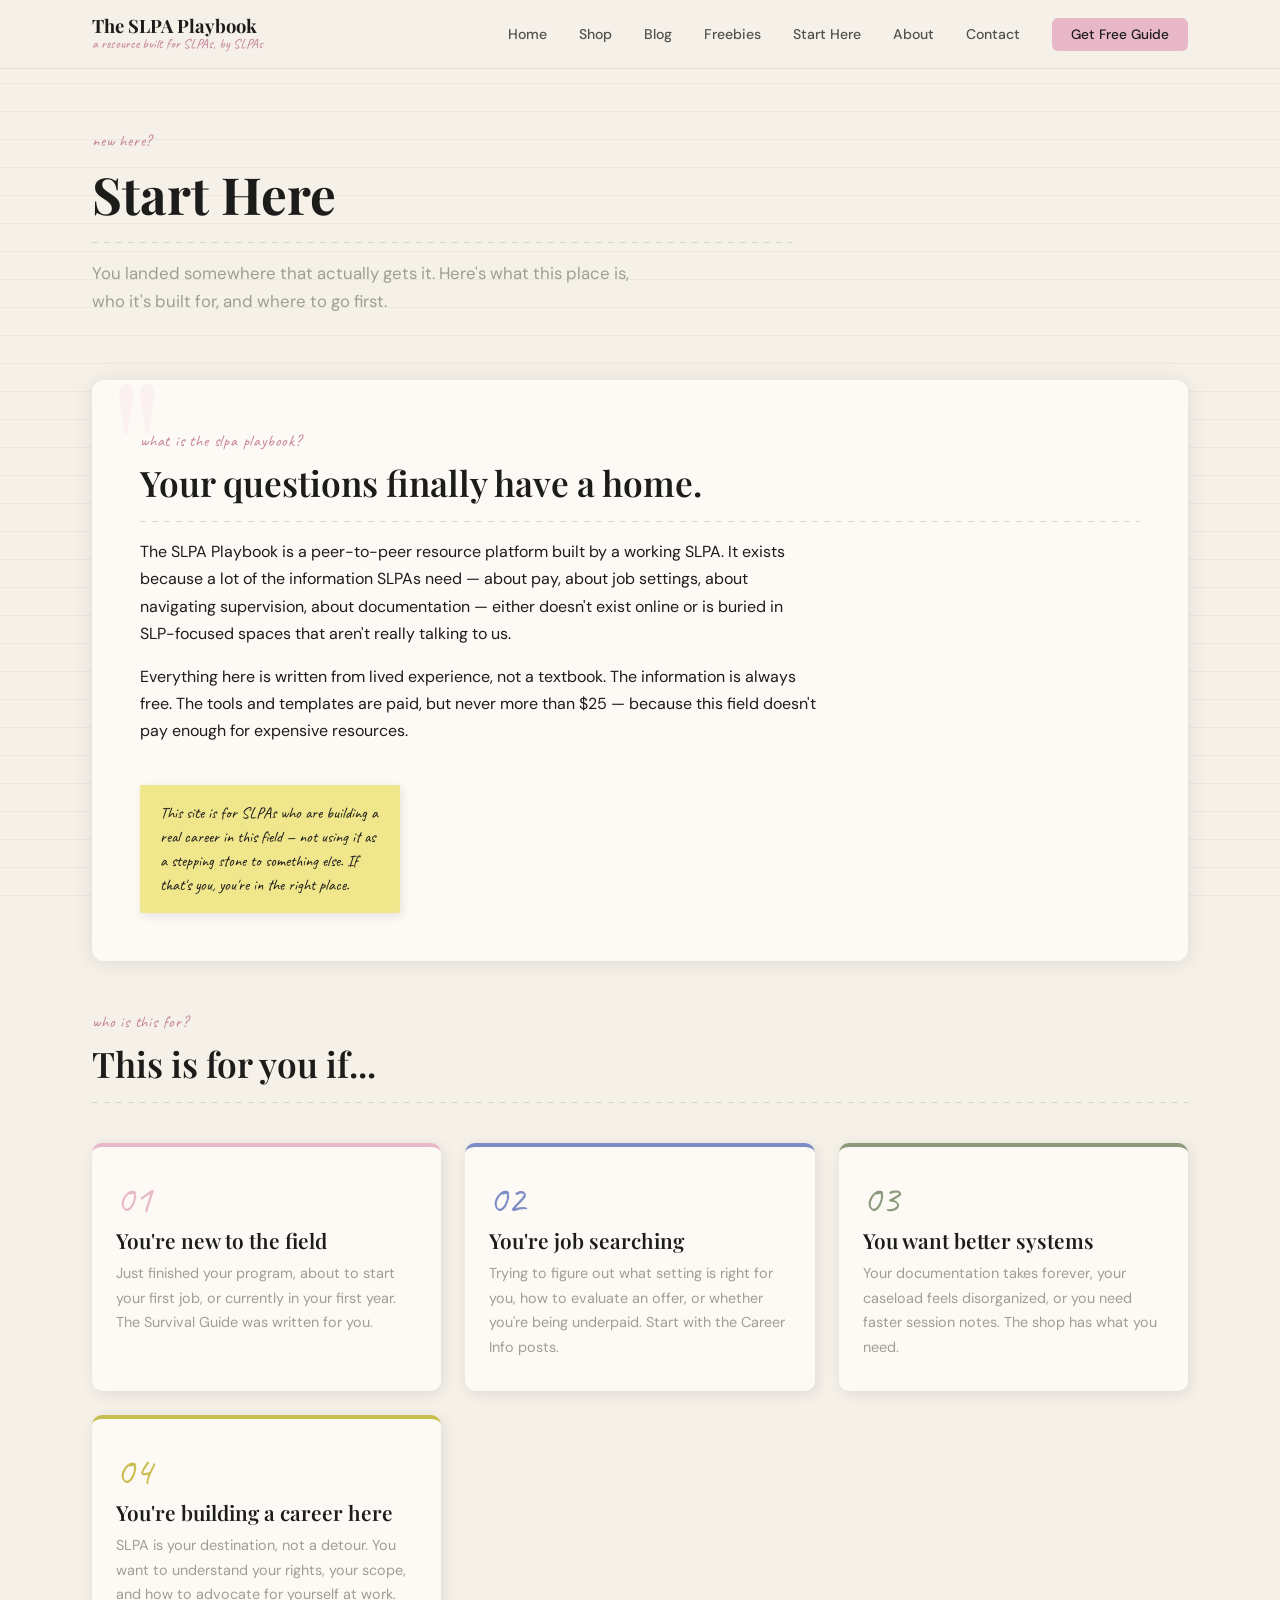
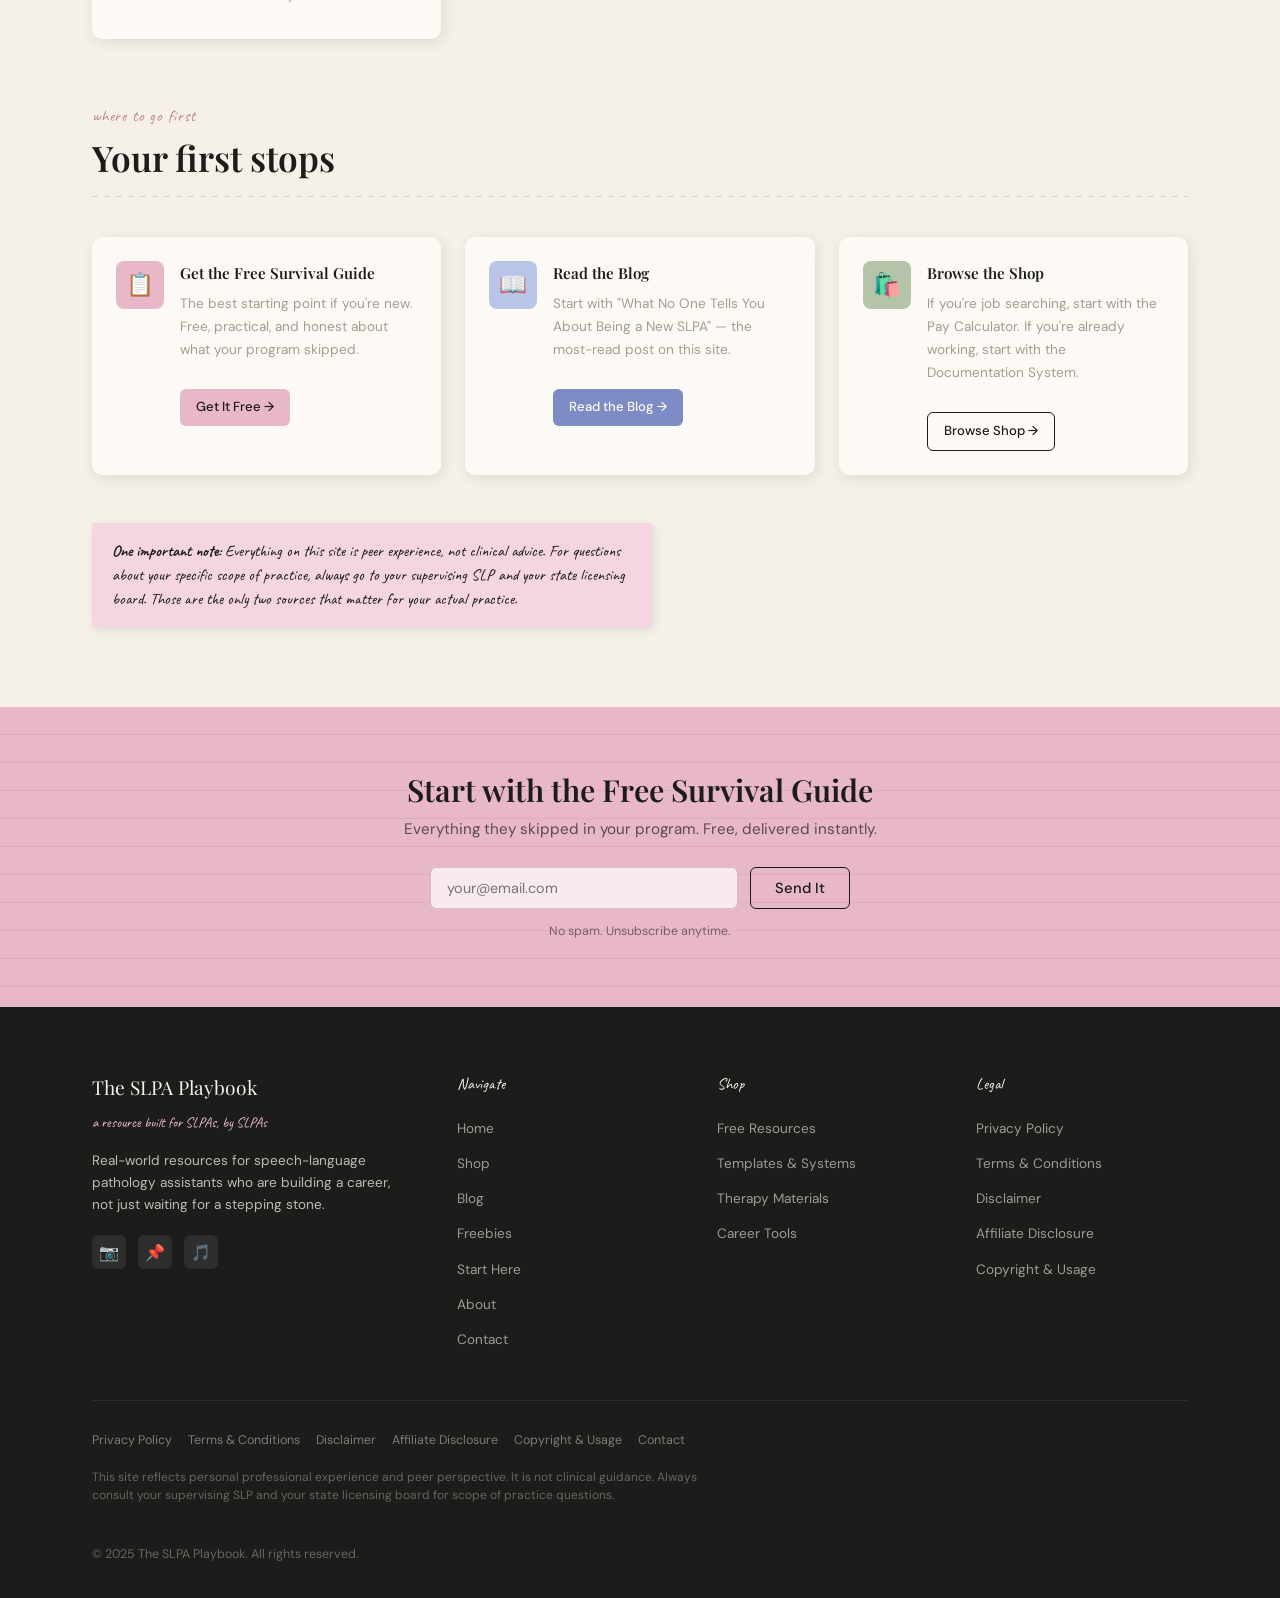
<file: start-here.html>
<!DOCTYPE html>
<html lang="en">
<head>
  <meta charset="UTF-8" />
  <meta name="viewport" content="width=device-width, initial-scale=1.0" />
  <title>Start Here — The SLPA Playbook</title>
  <meta name="description" content="New here? This is where to start. An orientation to The SLPA Playbook — what it is, who it's for, and where to go first." />
  <link rel="stylesheet" href="style.css" />
</head>
<body>

  <nav class="nav">
    <div class="nav__inner">
      <a href="index.html" class="nav__logo">
        The SLPA Playbook
        <span>a resource built for SLPAs, by SLPAs</span>
      </a>
      <ul class="nav__links">
        <li><a href="index.html">Home</a></li>
        <li><a href="shop.html">Shop</a></li>
        <li><a href="blog.html">Blog</a></li>
        <li><a href="freebies.html">Freebies</a></li>
        <li><a href="start-here.html">Start Here</a></li>
        <li><a href="about.html">About</a></li>
        <li><a href="contact.html">Contact</a></li>
        <li><a href="freebies.html" class="nav__cta">Get Free Guide</a></li>
      </ul>
      <button class="nav__hamburger" aria-label="Open menu">
        <span></span><span></span><span></span>
      </button>
    </div>
  </nav>

  <section class="page-hero">
    <div class="container">
      <div class="page-hero__inner">
        <span class="section-label">new here?</span>
        <h1>Start Here</h1>
        <hr class="ruled-divider" />
        <p style="color:var(--warm-gray);font-size:1.05rem;max-width:560px;">You landed somewhere that actually gets it. Here's what this place is, who it's built for, and where to go first.</p>
      </div>
    </div>
  </section>

  <section class="section" style="padding-top:1rem;">
    <div class="container">

      <!-- WHAT IS THIS -->
      <div class="about-blurb reveal" style="margin-bottom:3rem;">
        <span class="section-label">what is the slpa playbook?</span>
        <h2 style="margin-bottom:1rem;">Your questions finally have a home.</h2>
        <hr class="ruled-divider" />
        <p style="max-width:680px;margin-top:1rem;">The SLPA Playbook is a peer-to-peer resource platform built by a working SLPA. It exists because a lot of the information SLPAs need — about pay, about job settings, about navigating supervision, about documentation — either doesn't exist online or is buried in SLP-focused spaces that aren't really talking to us.</p>
        <p style="max-width:680px;">Everything here is written from lived experience, not a textbook. The information is always free. The tools and templates are paid, but never more than $25 — because this field doesn't pay enough for expensive resources.</p>
        <div class="sticky-note reveal" style="margin-top:1.5rem;display:inline-block;">
          This site is for SLPAs who are building a real career in this field — not using it as a stepping stone to something else. If that's you, you're in the right place.
        </div>
      </div>

      <!-- WHO IS THIS FOR -->
      <div class="section-header reveal">
        <span class="section-label">who is this for?</span>
        <h2>This is for you if...</h2>
        <hr class="ruled-divider" />
      </div>
      <div class="start-here-grid reveal">
        <div class="start-card">
          <span class="start-card__num">01</span>
          <h3>You're new to the field</h3>
          <p style="font-size:0.9rem;color:var(--warm-gray);margin-top:0.5rem;">Just finished your program, about to start your first job, or currently in your first year. The Survival Guide was written for you.</p>
        </div>
        <div class="start-card start-card--blue">
          <span class="start-card__num">02</span>
          <h3>You're job searching</h3>
          <p style="font-size:0.9rem;color:var(--warm-gray);margin-top:0.5rem;">Trying to figure out what setting is right for you, how to evaluate an offer, or whether you're being underpaid. Start with the Career Info posts.</p>
        </div>
        <div class="start-card start-card--olive">
          <span class="start-card__num">03</span>
          <h3>You want better systems</h3>
          <p style="font-size:0.9rem;color:var(--warm-gray);margin-top:0.5rem;">Your documentation takes forever, your caseload feels disorganized, or you need faster session notes. The shop has what you need.</p>
        </div>
        <div class="start-card start-card--yellow">
          <span class="start-card__num">04</span>
          <h3>You're building a career here</h3>
          <p style="font-size:0.9rem;color:var(--warm-gray);margin-top:0.5rem;">SLPA is your destination, not a detour. You want to understand your rights, your scope, and how to advocate for yourself at work.</p>
        </div>
      </div>

      <!-- WHERE TO GO -->
      <div class="section-header reveal" style="margin-top:4rem;">
        <span class="section-label">where to go first</span>
        <h2>Your first stops</h2>
        <hr class="ruled-divider" />
      </div>

      <div style="display:grid;grid-template-columns:repeat(auto-fit,minmax(280px,1fr));gap:1.5rem;" class="reveal">

        <div class="freebie-card">
          <div class="freebie-card__icon">📋</div>
          <div>
            <div class="freebie-card__title">Get the Free Survival Guide</div>
            <p class="freebie-card__desc">The best starting point if you're new. Free, practical, and honest about what your program skipped.</p>
            <a href="freebies.html" class="btn btn--primary" style="margin-top:0.75rem;font-size:0.82rem;padding:0.45rem 1rem;">Get It Free →</a>
          </div>
        </div>

        <div class="freebie-card">
          <div class="freebie-card__icon freebie-card__icon--blue">📖</div>
          <div>
            <div class="freebie-card__title">Read the Blog</div>
            <p class="freebie-card__desc">Start with "What No One Tells You About Being a New SLPA" — the most-read post on this site.</p>
            <a href="blog.html" class="btn btn--periwinkle" style="margin-top:0.75rem;font-size:0.82rem;padding:0.45rem 1rem;">Read the Blog →</a>
          </div>
        </div>

        <div class="freebie-card">
          <div class="freebie-card__icon freebie-card__icon--olive">🛍️</div>
          <div>
            <div class="freebie-card__title">Browse the Shop</div>
            <p class="freebie-card__desc">If you're job searching, start with the Pay Calculator. If you're already working, start with the Documentation System.</p>
            <a href="shop.html" class="btn btn--outline" style="margin-top:0.75rem;font-size:0.82rem;padding:0.45rem 1rem;">Browse Shop →</a>
          </div>
        </div>

      </div>

      <!-- DISCLAIMER BOX -->
      <div class="sticky-note sticky-note--rose reveal" style="margin-top:3rem;max-width:560px;">
        <strong>One important note:</strong> Everything on this site is peer experience, not clinical advice. For questions about your specific scope of practice, always go to your supervising SLP and your state licensing board. Those are the only two sources that matter for your actual practice.
      </div>

    </div>
  </section>

  <section class="email-band">
    <div class="email-band__inner">
      <h2 class="email-band__title">Start with the Free Survival Guide</h2>
      <p class="email-band__sub">Everything they skipped in your program. Free, delivered instantly.</p>
      <form class="email-form" action="#" method="POST">
        <input type="email" placeholder="your@email.com" required aria-label="Email address" />
        <button type="submit" class="btn btn--outline">Send It</button>
      </form>
      <p class="email-band__disclaimer">No spam. Unsubscribe anytime.</p>
    </div>
  </section>

  <footer class="footer">
    <div class="container">
      <div class="footer__grid">
        <div>
          <div class="footer__brand-name">The SLPA Playbook</div>
          <div class="footer__tagline">a resource built for SLPAs, by SLPAs</div>
          <p class="footer__brand-desc">Real-world resources for speech-language pathology assistants who are building a career, not just waiting for a stepping stone.</p>
          <div class="footer__socials">
            <a href="#" class="footer__social" aria-label="Instagram">📷</a>
            <a href="#" class="footer__social" aria-label="Pinterest">📌</a>
            <a href="#" class="footer__social" aria-label="TikTok">🎵</a>
          </div>
        </div>
        <div>
          <span class="footer__col-title">Navigate</span>
          <ul class="footer__links">
            <li><a href="index.html">Home</a></li>
            <li><a href="shop.html">Shop</a></li>
            <li><a href="blog.html">Blog</a></li>
            <li><a href="freebies.html">Freebies</a></li>
            <li><a href="start-here.html">Start Here</a></li>
            <li><a href="about.html">About</a></li>
            <li><a href="contact.html">Contact</a></li>
          </ul>
        </div>
        <div>
          <span class="footer__col-title">Shop</span>
          <ul class="footer__links">
            <li><a href="freebies.html">Free Resources</a></li>
            <li><a href="shop.html">Templates &amp; Systems</a></li>
            <li><a href="shop.html">Therapy Materials</a></li>
            <li><a href="shop.html">Career Tools</a></li>
          </ul>
        </div>
        <div>
          <span class="footer__col-title">Legal</span>
          <ul class="footer__links">
            <li><a href="privacy.html">Privacy Policy</a></li>
            <li><a href="terms.html">Terms &amp; Conditions</a></li>
            <li><a href="disclaimer.html">Disclaimer</a></li>
            <li><a href="affiliate.html">Affiliate Disclosure</a></li>
            <li><a href="copyright.html">Copyright &amp; Usage</a></li>
          </ul>
        </div>
      </div>
      <div class="footer__bottom">
        <ul class="footer__legal-links">
          <li><a href="privacy.html">Privacy Policy</a></li>
          <li><a href="terms.html">Terms &amp; Conditions</a></li>
          <li><a href="disclaimer.html">Disclaimer</a></li>
          <li><a href="affiliate.html">Affiliate Disclosure</a></li>
          <li><a href="copyright.html">Copyright &amp; Usage</a></li>
          <li><a href="contact.html">Contact</a></li>
        </ul>
        <p class="footer__disclaimer">This site reflects personal professional experience and peer perspective. It is not clinical guidance. Always consult your supervising SLP and your state licensing board for scope of practice questions.</p>
        <p class="footer__copy">© 2025 The SLPA Playbook. All rights reserved.</p>
      </div>
    </div>
  </footer>

  <script src="script.js"></script>
</body>
</html>
</file>
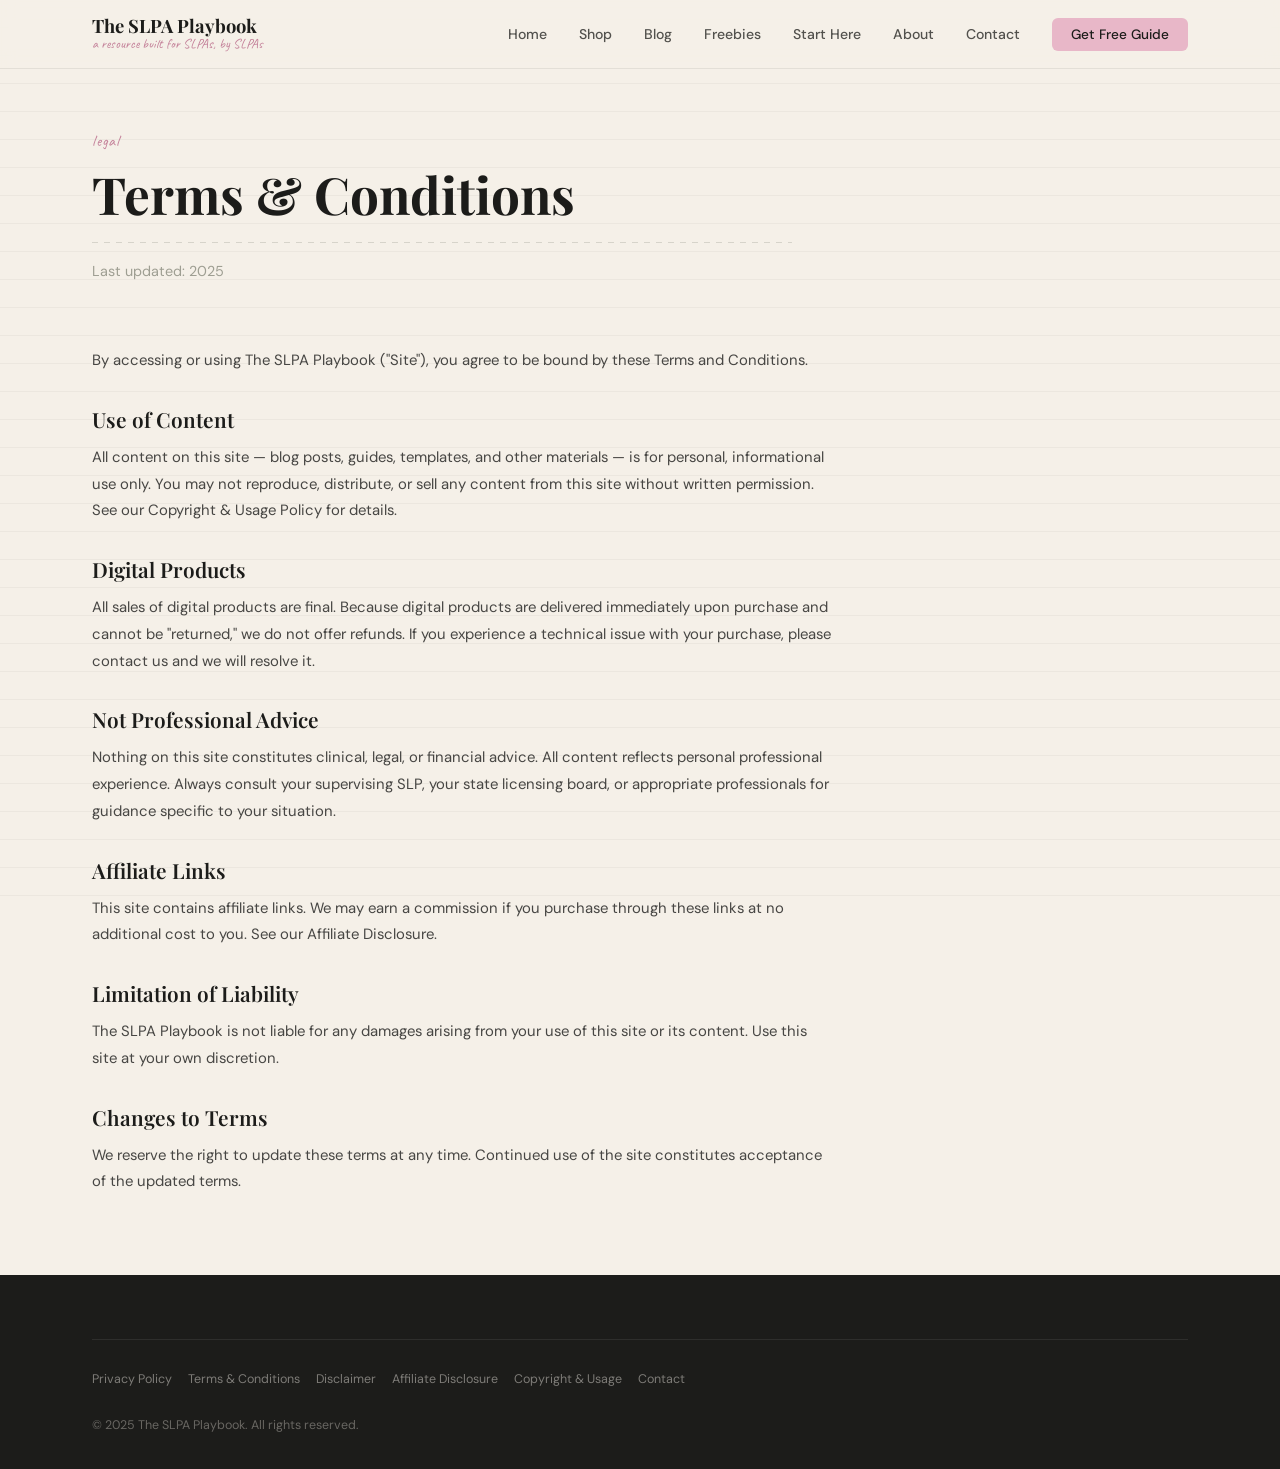
<file: terms.html>
<!DOCTYPE html>
<html lang="en">
<head><meta charset="UTF-8" /><meta name="viewport" content="width=device-width, initial-scale=1.0" /><title>Terms &amp; Conditions — The SLPA Playbook</title><link rel="stylesheet" href="style.css" /></head>
<body>
  <nav class="nav"><div class="nav__inner"><a href="index.html" class="nav__logo">The SLPA Playbook<span>a resource built for SLPAs, by SLPAs</span></a><ul class="nav__links"><li><a href="index.html">Home</a></li><li><a href="shop.html">Shop</a></li><li><a href="blog.html">Blog</a></li><li><a href="freebies.html">Freebies</a></li><li><a href="start-here.html">Start Here</a></li><li><a href="about.html">About</a></li><li><a href="contact.html">Contact</a></li><li><a href="freebies.html" class="nav__cta">Get Free Guide</a></li></ul><button class="nav__hamburger" aria-label="Open menu"><span></span><span></span><span></span></button></div></nav>
  <section class="page-hero"><div class="container"><div class="page-hero__inner"><span class="section-label">legal</span><h1>Terms &amp; Conditions</h1><hr class="ruled-divider" /><p style="color:var(--warm-gray);font-size:0.9rem;">Last updated: 2025</p></div></div></section>
  <section class="section" style="padding-top:1rem;"><div class="container"><div class="legal-content">
    <p>By accessing or using The SLPA Playbook ("Site"), you agree to be bound by these Terms and Conditions.</p>
    <h2>Use of Content</h2>
    <p>All content on this site — blog posts, guides, templates, and other materials — is for personal, informational use only. You may not reproduce, distribute, or sell any content from this site without written permission. See our Copyright &amp; Usage Policy for details.</p>
    <h2>Digital Products</h2>
    <p>All sales of digital products are final. Because digital products are delivered immediately upon purchase and cannot be "returned," we do not offer refunds. If you experience a technical issue with your purchase, please contact us and we will resolve it.</p>
    <h2>Not Professional Advice</h2>
    <p>Nothing on this site constitutes clinical, legal, or financial advice. All content reflects personal professional experience. Always consult your supervising SLP, your state licensing board, or appropriate professionals for guidance specific to your situation.</p>
    <h2>Affiliate Links</h2>
    <p>This site contains affiliate links. We may earn a commission if you purchase through these links at no additional cost to you. See our Affiliate Disclosure.</p>
    <h2>Limitation of Liability</h2>
    <p>The SLPA Playbook is not liable for any damages arising from your use of this site or its content. Use this site at your own discretion.</p>
    <h2>Changes to Terms</h2>
    <p>We reserve the right to update these terms at any time. Continued use of the site constitutes acceptance of the updated terms.</p>
  </div></div></section>
  <footer class="footer"><div class="container"><div class="footer__bottom"><ul class="footer__legal-links"><li><a href="privacy.html">Privacy Policy</a></li><li><a href="terms.html">Terms &amp; Conditions</a></li><li><a href="disclaimer.html">Disclaimer</a></li><li><a href="affiliate.html">Affiliate Disclosure</a></li><li><a href="copyright.html">Copyright &amp; Usage</a></li><li><a href="contact.html">Contact</a></li></ul><p class="footer__copy">© 2025 The SLPA Playbook. All rights reserved.</p></div></div></footer>
  <script src="script.js"></script>
</body>
</html>
</file>
<file: style.css>
/* =============================================
   THE SLPA PLAYBOOK — Main Stylesheet
   ============================================= */

@import url('https://fonts.googleapis.com/css2?family=Playfair+Display:ital,wght@0,400;0,600;0,700;1,400&family=DM+Sans:wght@300;400;500&family=Caveat:wght@400;600;700&display=swap');

:root {
  --cream:     #F5F0E8;
  --rose:      #E8B7C8;
  --rose-dark: #C48099;
  --periwinkle:#7D8CC4;
  --olive:     #8A9A7B;
  --warm-black:#1C1C1A;
  --warm-gray: #9E9E92;
  --pale-yellow:#F0E68C;
  --white:     #FDFAF5;
  --shadow:    rgba(28,28,26,0.10);
  --shadow-md: rgba(28,28,26,0.16);
}

*, *::before, *::after { box-sizing: border-box; margin: 0; padding: 0; }

html { scroll-behavior: smooth; }

body {
  background: var(--cream);
  color: var(--warm-black);
  font-family: 'DM Sans', sans-serif;
  font-size: 16px;
  line-height: 1.7;
  overflow-x: hidden;
}

/* Paper texture overlay */
body::before {
  content: '';
  position: fixed;
  inset: 0;
  pointer-events: none;
  z-index: 0;
  background-image:
    repeating-linear-gradient(
      transparent,
      transparent 27px,
      rgba(28,28,26,0.04) 27px,
      rgba(28,28,26,0.04) 28px
    );
  background-size: 100% 28px;
}

/* =============================================
   TYPOGRAPHY
   ============================================= */
h1, h2, h3, h4 {
  font-family: 'Playfair Display', serif;
  line-height: 1.25;
  color: var(--warm-black);
}
h1 { font-size: clamp(2rem, 5vw, 3.2rem); font-weight: 700; }
h2 { font-size: clamp(1.5rem, 3vw, 2.2rem); font-weight: 600; }
h3 { font-size: 1.3rem; font-weight: 600; }
h4 { font-size: 1.05rem; font-weight: 600; }

.handwritten {
  font-family: 'Caveat', cursive;
  font-size: 1.1rem;
  color: var(--rose-dark);
}

a { color: inherit; text-decoration: none; }
p { margin-bottom: 1rem; }
p:last-child { margin-bottom: 0; }

.section-label {
  font-family: 'Caveat', cursive;
  font-size: 1rem;
  color: var(--rose-dark);
  letter-spacing: 0.05em;
  display: block;
  margin-bottom: 0.4rem;
}

/* =============================================
   LAYOUT
   ============================================= */
.container {
  max-width: 1160px;
  margin: 0 auto;
  padding: 0 2rem;
  position: relative;
  z-index: 1;
}

.section { padding: 5rem 0; }
.section--sm { padding: 3rem 0; }

/* =============================================
   NAVIGATION
   ============================================= */
.nav {
  position: fixed;
  top: 0; left: 0; right: 0;
  z-index: 100;
  background: rgba(245,240,232,0.92);
  backdrop-filter: blur(8px);
  border-bottom: 1px solid rgba(28,28,26,0.08);
  transition: box-shadow 0.3s;
}
.nav.scrolled { box-shadow: 0 2px 20px var(--shadow); }

.nav__inner {
  display: flex;
  align-items: center;
  justify-content: space-between;
  height: 68px;
  padding: 0 2rem;
  max-width: 1160px;
  margin: 0 auto;
}

.nav__logo {
  font-family: 'Playfair Display', serif;
  font-size: 1.15rem;
  font-weight: 700;
  color: var(--warm-black);
  display: flex;
  flex-direction: column;
  line-height: 1.1;
}
.nav__logo span {
  font-family: 'Caveat', cursive;
  font-size: 0.85rem;
  color: var(--rose-dark);
  font-weight: 400;
}

.nav__links {
  display: flex;
  align-items: center;
  gap: 2rem;
  list-style: none;
}
.nav__links a {
  font-size: 0.88rem;
  font-weight: 500;
  color: var(--warm-black);
  opacity: 0.75;
  transition: opacity 0.2s;
  position: relative;
}
.nav__links a::after {
  content: '';
  position: absolute;
  bottom: -2px; left: 0; right: 0;
  height: 1.5px;
  background: var(--rose);
  transform: scaleX(0);
  transition: transform 0.2s;
}
.nav__links a:hover { opacity: 1; }
.nav__links a:hover::after { transform: scaleX(1); }

.nav__cta {
  background: var(--rose);
  color: var(--warm-black) !important;
  opacity: 1 !important;
  padding: 0.5rem 1.2rem;
  border-radius: 6px;
  font-size: 0.85rem !important;
  font-weight: 500;
  transition: background 0.2s, transform 0.15s !important;
  white-space: nowrap;
}
.nav__cta:hover {
  background: var(--rose-dark) !important;
  transform: translateY(-1px);
}
.nav__cta::after { display: none !important; }

.nav__hamburger {
  display: none;
  flex-direction: column;
  gap: 5px;
  cursor: pointer;
  background: none;
  border: none;
  padding: 4px;
}
.nav__hamburger span {
  width: 24px; height: 2px;
  background: var(--warm-black);
  border-radius: 2px;
  transition: all 0.3s;
  display: block;
}

/* =============================================
   BUTTONS
   ============================================= */
.btn {
  display: inline-flex;
  align-items: center;
  gap: 0.4rem;
  padding: 0.65rem 1.5rem;
  border-radius: 6px;
  font-family: 'DM Sans', sans-serif;
  font-size: 0.92rem;
  font-weight: 500;
  cursor: pointer;
  transition: all 0.2s;
  border: none;
}
.btn--primary {
  background: var(--rose);
  color: var(--warm-black);
}
.btn--primary:hover {
  background: var(--rose-dark);
  transform: translateY(-2px);
  box-shadow: 0 4px 16px var(--shadow-md);
}
.btn--outline {
  background: transparent;
  color: var(--warm-black);
  border: 1.5px solid var(--warm-black);
}
.btn--outline:hover {
  background: var(--warm-black);
  color: var(--cream);
  transform: translateY(-2px);
}
.btn--periwinkle {
  background: var(--periwinkle);
  color: var(--white);
}
.btn--periwinkle:hover {
  background: #6676b0;
  transform: translateY(-2px);
  box-shadow: 0 4px 16px var(--shadow-md);
}

/* =============================================
   NOTEBOOK COVERS (hero nav)
   ============================================= */
.notebooks {
  display: flex;
  justify-content: center;
  align-items: flex-end;
  gap: 1rem;
  padding: 2rem 0 0;
  flex-wrap: wrap;
}

.notebook {
  width: 130px;
  height: 175px;
  border-radius: 4px 10px 10px 4px;
  position: relative;
  cursor: pointer;
  transition: transform 0.25s, box-shadow 0.25s;
  text-decoration: none;
  display: flex;
  flex-direction: column;
  justify-content: flex-end;
  padding: 1rem 0.75rem;
  overflow: hidden;
  box-shadow: 3px 4px 14px var(--shadow-md);
}

.notebook::before {
  content: '';
  position: absolute;
  top: 0; left: 0;
  width: 12px; height: 100%;
  background: rgba(0,0,0,0.12);
  border-radius: 4px 0 0 4px;
}

/* Subtle lined texture inside notebook */
.notebook::after {
  content: '';
  position: absolute;
  inset: 0;
  background-image: repeating-linear-gradient(
    transparent, transparent 11px,
    rgba(255,255,255,0.18) 11px, rgba(255,255,255,0.18) 12px
  );
  pointer-events: none;
}

.notebook:hover {
  transform: translateY(-8px) rotate(-1deg);
  box-shadow: 6px 12px 28px var(--shadow-md);
}

.notebook__label {
  font-family: 'Caveat', cursive;
  font-size: 0.8rem;
  opacity: 0.7;
  color: rgba(28,28,26,0.7);
  margin-bottom: 0.2rem;
  position: relative;
  z-index: 1;
}

.notebook__title {
  font-family: 'Playfair Display', serif;
  font-size: 1rem;
  font-weight: 700;
  color: var(--warm-black);
  line-height: 1.2;
  position: relative;
  z-index: 1;
}

.notebook--rose    { background: #ECC4D2; }
.notebook--blue    { background: #B8C4E8; }
.notebook--olive   { background: #B5C4A8; }
.notebook--yellow  { background: #EDE89A; }
.notebook--peach   { background: #F2CCBA; }
.notebook--lavender{ background: #CFC4E8; }
.notebook--mint    { background: #A8CEC4; }

/* =============================================
   HERO
   ============================================= */
.hero {
  padding: 7rem 0 3rem;
  text-align: center;
  position: relative;
  z-index: 1;
}

.hero__eyebrow {
  font-family: 'Caveat', cursive;
  font-size: 1.2rem;
  color: var(--rose-dark);
  margin-bottom: 1rem;
  display: block;
}

.hero__title {
  max-width: 680px;
  margin: 0 auto 1.25rem;
}

.hero__title em {
  font-style: italic;
  color: var(--periwinkle);
}

.hero__subtitle {
  max-width: 520px;
  margin: 0 auto 2rem;
  color: var(--warm-gray);
  font-size: 1.05rem;
}

.hero__actions {
  display: flex;
  gap: 1rem;
  justify-content: center;
  flex-wrap: wrap;
  margin-bottom: 3rem;
}

/* highlight mark effect */
.highlight {
  position: relative;
  display: inline;
}
.highlight::before {
  content: '';
  position: absolute;
  bottom: 2px; left: -3px; right: -3px;
  height: 10px;
  background: var(--pale-yellow);
  opacity: 0.7;
  z-index: -1;
  transform: rotate(-0.5deg);
}

/* =============================================
   STICKY NOTE
   ============================================= */
.sticky-note {
  background: var(--pale-yellow);
  padding: 1rem 1.25rem;
  border-radius: 2px;
  box-shadow: 2px 3px 10px var(--shadow);
  transform: rotate(-1.2deg);
  display: inline-block;
  font-family: 'Caveat', cursive;
  font-size: 1rem;
  line-height: 1.5;
  color: var(--warm-black);
  max-width: 260px;
}
.sticky-note--rose {
  background: #F5D5DF;
  transform: rotate(1deg);
}
.sticky-note--blue {
  background: #D5DCF5;
  transform: rotate(-0.8deg);
}

/* =============================================
   WHAT IS THIS PLACE
   ============================================= */
.about-blurb {
  background: var(--white);
  border-radius: 12px;
  padding: 3rem;
  box-shadow: 0 2px 20px var(--shadow);
  position: relative;
  overflow: hidden;
}
.about-blurb::before {
  content: '"';
  font-family: 'Playfair Display', serif;
  font-size: 12rem;
  color: var(--rose);
  opacity: 0.12;
  position: absolute;
  top: -2rem;
  left: 1rem;
  line-height: 1;
  pointer-events: none;
}
.about-blurb__grid {
  display: grid;
  grid-template-columns: 1fr 1fr;
  gap: 3rem;
  align-items: center;
}
.about-blurb__pillars {
  display: flex;
  flex-direction: column;
  gap: 1rem;
}
.pillar {
  display: flex;
  gap: 0.75rem;
  align-items: flex-start;
}
.pillar__dot {
  width: 10px; height: 10px;
  border-radius: 50%;
  background: var(--rose);
  margin-top: 7px;
  flex-shrink: 0;
}
.pillar__dot--blue { background: var(--periwinkle); }
.pillar__dot--olive { background: var(--olive); }

/* =============================================
   CARDS (blog, products)
   ============================================= */
.card-grid {
  display: grid;
  grid-template-columns: repeat(auto-fit, minmax(280px, 1fr));
  gap: 1.5rem;
}

.card {
  background: var(--white);
  border-radius: 10px;
  overflow: hidden;
  box-shadow: 2px 3px 14px var(--shadow);
  transition: transform 0.22s, box-shadow 0.22s;
  position: relative;
}
.card:hover {
  transform: translateY(-5px) rotate(0.3deg);
  box-shadow: 4px 8px 24px var(--shadow-md);
}

.card__thumb {
  height: 140px;
  background: var(--rose);
  position: relative;
  overflow: hidden;
}
.card__thumb--blue   { background: #B8C4E8; }
.card__thumb--olive  { background: #B5C4A8; }
.card__thumb--yellow { background: #EDE89A; }
.card__thumb--peach  { background: #F2CCBA; }
.card__thumb--lavender { background: #CFC4E8; }

.card__thumb-text {
  position: absolute;
  inset: 0;
  display: flex;
  align-items: center;
  justify-content: center;
  font-family: 'Caveat', cursive;
  font-size: 1.4rem;
  color: rgba(28,28,26,0.45);
}

.card__body { padding: 1.25rem; }

.card__tag {
  display: inline-block;
  font-family: 'Caveat', cursive;
  font-size: 0.85rem;
  background: var(--rose);
  color: var(--warm-black);
  padding: 2px 10px;
  border-radius: 20px;
  margin-bottom: 0.6rem;
}
.card__tag--blue { background: var(--periwinkle); color: var(--white); }
.card__tag--olive { background: var(--olive); color: var(--white); }
.card__tag--yellow { background: var(--pale-yellow); }

.card__title {
  font-size: 1.05rem;
  margin-bottom: 0.5rem;
  line-height: 1.3;
}

.card__excerpt {
  font-size: 0.88rem;
  color: var(--warm-gray);
  margin-bottom: 1rem;
}

.card__meta {
  font-size: 0.8rem;
  color: var(--warm-gray);
  font-family: 'Caveat', cursive;
}

.card__price {
  font-family: 'Playfair Display', serif;
  font-size: 1.3rem;
  font-weight: 700;
  color: var(--periwinkle);
  margin-bottom: 0.75rem;
}
.card__price span {
  font-size: 0.85rem;
  color: var(--warm-gray);
  font-family: 'DM Sans', sans-serif;
  font-weight: 400;
}

.card__link {
  font-size: 0.88rem;
  color: var(--rose-dark);
  font-weight: 500;
  display: inline-flex;
  align-items: center;
  gap: 0.3rem;
  transition: gap 0.2s;
}
.card__link:hover { gap: 0.6rem; }

/* =============================================
   SECTION HEADERS
   ============================================= */
.section-header {
  margin-bottom: 2.5rem;
}
.section-header--center { text-align: center; }

.ruled-divider {
  border: none;
  height: 1px;
  background: repeating-linear-gradient(
    to right,
    var(--warm-gray) 0px,
    var(--warm-gray) 6px,
    transparent 6px,
    transparent 12px
  );
  opacity: 0.35;
  margin: 1rem 0;
}

/* =============================================
   EMAIL SIGNUP BAND
   ============================================= */
.email-band {
  background: var(--rose);
  background-image:
    repeating-linear-gradient(
      transparent, transparent 27px,
      rgba(28,28,26,0.06) 27px,
      rgba(28,28,26,0.06) 28px
    );
  padding: 4rem 0;
  position: relative;
  z-index: 1;
}

.email-band__inner {
  max-width: 560px;
  margin: 0 auto;
  text-align: center;
  padding: 0 2rem;
}

.email-band__title {
  font-family: 'Playfair Display', serif;
  font-size: clamp(1.4rem, 3vw, 1.9rem);
  margin-bottom: 0.5rem;
  color: var(--warm-black);
}

.email-band__sub {
  color: rgba(28,28,26,0.7);
  margin-bottom: 1.5rem;
  font-size: 0.95rem;
}

.email-form {
  display: flex;
  gap: 0.75rem;
  max-width: 420px;
  margin: 0 auto 0.75rem;
}

.email-form input {
  flex: 1;
  padding: 0.65rem 1rem;
  border: 1.5px solid rgba(28,28,26,0.2);
  border-radius: 6px;
  background: rgba(255,255,255,0.7);
  font-family: 'DM Sans', sans-serif;
  font-size: 0.9rem;
  outline: none;
  transition: border-color 0.2s;
}
.email-form input:focus { border-color: var(--warm-black); }

.email-band__disclaimer {
  font-size: 0.78rem;
  color: rgba(28,28,26,0.55);
}

/* =============================================
   FREE RESOURCES SECTION
   ============================================= */
.freebie-card {
  background: var(--white);
  border-radius: 10px;
  padding: 1.5rem;
  box-shadow: 2px 3px 14px var(--shadow);
  display: flex;
  gap: 1rem;
  align-items: flex-start;
  transition: transform 0.2s, box-shadow 0.2s;
}
.freebie-card:hover {
  transform: translateY(-3px);
  box-shadow: 4px 6px 20px var(--shadow-md);
}
.freebie-card__icon {
  width: 48px; height: 48px;
  border-radius: 8px;
  background: var(--rose);
  display: flex;
  align-items: center;
  justify-content: center;
  font-size: 1.4rem;
  flex-shrink: 0;
}
.freebie-card__icon--blue { background: #B8C4E8; }
.freebie-card__icon--olive { background: #B5C4A8; }

.freebie-card__format {
  font-family: 'Caveat', cursive;
  font-size: 0.8rem;
  color: var(--warm-gray);
  margin-bottom: 0.25rem;
}
.freebie-card__title {
  font-size: 0.95rem;
  font-weight: 600;
  margin-bottom: 0.3rem;
  font-family: 'Playfair Display', serif;
}
.freebie-card__desc {
  font-size: 0.85rem;
  color: var(--warm-gray);
}

/* =============================================
   CATEGORY TABS (blog)
   ============================================= */
.tab-row {
  display: flex;
  gap: 0.5rem;
  flex-wrap: wrap;
  margin-bottom: 2.5rem;
}
.tab-btn {
  font-family: 'Caveat', cursive;
  font-size: 1rem;
  padding: 0.4rem 1.1rem;
  border-radius: 6px 6px 0 0;
  border: 1.5px solid rgba(28,28,26,0.15);
  border-bottom: none;
  background: var(--white);
  cursor: pointer;
  transition: background 0.2s, color 0.2s;
  color: var(--warm-gray);
}
.tab-btn.active,
.tab-btn:hover {
  background: var(--rose);
  color: var(--warm-black);
  border-color: var(--rose);
}

/* =============================================
   SHOP FILTER
   ============================================= */
.filter-row {
  display: flex;
  gap: 0.75rem;
  flex-wrap: wrap;
  margin-bottom: 2rem;
}
.filter-btn {
  font-family: 'DM Sans', sans-serif;
  font-size: 0.85rem;
  font-weight: 500;
  padding: 0.4rem 1rem;
  border-radius: 20px;
  border: 1.5px solid rgba(28,28,26,0.2);
  background: transparent;
  cursor: pointer;
  transition: all 0.2s;
  color: var(--warm-black);
}
.filter-btn.active,
.filter-btn:hover {
  background: var(--periwinkle);
  color: var(--white);
  border-color: var(--periwinkle);
}

/* =============================================
   START HERE PAGE
   ============================================= */
.start-here-grid {
  display: grid;
  grid-template-columns: repeat(auto-fit, minmax(260px, 1fr));
  gap: 1.5rem;
  margin-top: 2rem;
}
.start-card {
  background: var(--white);
  border-radius: 10px;
  padding: 2rem 1.5rem;
  box-shadow: 2px 3px 14px var(--shadow);
  border-top: 4px solid var(--rose);
  transition: transform 0.2s;
}
.start-card:hover { transform: translateY(-4px); }
.start-card--blue  { border-color: var(--periwinkle); }
.start-card--olive { border-color: var(--olive); }
.start-card--yellow { border-color: #c8be50; }

.start-card__num {
  font-family: 'Caveat', cursive;
  font-size: 2.5rem;
  color: var(--rose);
  line-height: 1;
  margin-bottom: 0.5rem;
  display: block;
}
.start-card--blue  .start-card__num { color: var(--periwinkle); }
.start-card--olive .start-card__num { color: var(--olive); }
.start-card--yellow .start-card__num { color: #c8be50; }

/* =============================================
   FORMS (contact/collab)
   ============================================= */
.form-section {
  background: var(--white);
  border-radius: 12px;
  padding: 2.5rem;
  box-shadow: 2px 3px 14px var(--shadow);
  margin-bottom: 2rem;
}
.form-section h3 { margin-bottom: 0.4rem; }
.form-section .form-desc {
  color: var(--warm-gray);
  font-size: 0.9rem;
  margin-bottom: 1.5rem;
}

.form-group {
  margin-bottom: 1.2rem;
}
.form-group label {
  display: block;
  font-size: 0.85rem;
  font-weight: 500;
  margin-bottom: 0.35rem;
  color: var(--warm-black);
}
.form-group input,
.form-group select,
.form-group textarea {
  width: 100%;
  padding: 0.65rem 1rem;
  border: 1.5px solid rgba(28,28,26,0.18);
  border-radius: 6px;
  background: var(--cream);
  font-family: 'DM Sans', sans-serif;
  font-size: 0.9rem;
  color: var(--warm-black);
  outline: none;
  transition: border-color 0.2s;
  resize: vertical;
}
.form-group input:focus,
.form-group select:focus,
.form-group textarea:focus {
  border-color: var(--rose-dark);
  background: var(--white);
}
.form-grid {
  display: grid;
  grid-template-columns: 1fr 1fr;
  gap: 1rem;
}

/* =============================================
   FOOTER
   ============================================= */
.footer {
  background: var(--warm-black);
  color: rgba(245,240,232,0.75);
  padding: 4rem 0 2rem;
  position: relative;
  z-index: 1;
}

.footer__grid {
  display: grid;
  grid-template-columns: 1.5fr 1fr 1fr 1fr;
  gap: 3rem;
  margin-bottom: 3rem;
}

.footer__brand-name {
  font-family: 'Playfair Display', serif;
  font-size: 1.2rem;
  color: var(--cream);
  margin-bottom: 0.4rem;
}
.footer__tagline {
  font-family: 'Caveat', cursive;
  font-size: 0.9rem;
  color: var(--rose);
  margin-bottom: 1rem;
}
.footer__brand-desc {
  font-size: 0.85rem;
  line-height: 1.6;
  margin-bottom: 1.25rem;
}
.footer__socials {
  display: flex;
  gap: 0.75rem;
}
.footer__social {
  width: 34px; height: 34px;
  border-radius: 6px;
  background: rgba(255,255,255,0.08);
  display: flex;
  align-items: center;
  justify-content: center;
  font-size: 1rem;
  transition: background 0.2s;
  color: var(--cream);
  text-decoration: none;
}
.footer__social:hover { background: var(--rose); }

.footer__col-title {
  font-family: 'Caveat', cursive;
  font-size: 1rem;
  color: var(--cream);
  margin-bottom: 1rem;
  display: block;
}
.footer__links {
  list-style: none;
  display: flex;
  flex-direction: column;
  gap: 0.5rem;
}
.footer__links a {
  font-size: 0.85rem;
  color: rgba(245,240,232,0.6);
  transition: color 0.2s;
}
.footer__links a:hover { color: var(--rose); }

.footer__bottom {
  border-top: 1px solid rgba(255,255,255,0.08);
  padding-top: 1.5rem;
  display: flex;
  flex-wrap: wrap;
  justify-content: space-between;
  align-items: flex-start;
  gap: 1rem;
}

.footer__legal-links {
  display: flex;
  flex-wrap: wrap;
  gap: 1rem;
  list-style: none;
}
.footer__legal-links a {
  font-size: 0.78rem;
  color: rgba(245,240,232,0.45);
  transition: color 0.2s;
}
.footer__legal-links a:hover { color: var(--cream); }

.footer__disclaimer {
  font-size: 0.75rem;
  color: rgba(245,240,232,0.35);
  max-width: 640px;
  line-height: 1.5;
}

.footer__copy {
  font-size: 0.78rem;
  color: rgba(245,240,232,0.35);
  width: 100%;
  margin-top: 0.5rem;
}

/* =============================================
   PAGE HEADER (inner pages)
   ============================================= */
.page-hero {
  padding: 8rem 0 3rem;
  position: relative;
  z-index: 1;
}
.page-hero__inner {
  max-width: 700px;
}

/* =============================================
   ABOUT PAGE
   ============================================= */
.about-grid {
  display: grid;
  grid-template-columns: 1fr 1.6fr;
  gap: 4rem;
  align-items: start;
}
.about-avatar {
  width: 100%;
  aspect-ratio: 1;
  border-radius: 12px;
  background: var(--rose);
  display: flex;
  align-items: center;
  justify-content: center;
  font-family: 'Caveat', cursive;
  font-size: 1.2rem;
  color: rgba(28,28,26,0.5);
  position: relative;
  overflow: hidden;
}
.about-avatar::after {
  content: '';
  position: absolute;
  inset: 0;
  background-image: repeating-linear-gradient(
    transparent, transparent 27px,
    rgba(28,28,26,0.06) 27px,
    rgba(28,28,26,0.06) 28px
  );
}
.about-not-list {
  list-style: none;
  display: flex;
  flex-direction: column;
  gap: 0.75rem;
  margin-top: 1rem;
}
.about-not-list li {
  display: flex;
  gap: 0.75rem;
  font-size: 0.93rem;
  align-items: flex-start;
}
.about-not-list li::before {
  content: '✗';
  color: var(--rose-dark);
  font-weight: 700;
  flex-shrink: 0;
  margin-top: 2px;
}

/* =============================================
   LEGAL PAGES
   ============================================= */
.legal-content {
  max-width: 740px;
}
.legal-content h2 {
  font-size: 1.3rem;
  margin: 2rem 0 0.75rem;
}
.legal-content h2:first-child { margin-top: 0; }
.legal-content p,
.legal-content ul {
  font-size: 0.93rem;
  color: rgba(28,28,26,0.8);
  line-height: 1.8;
}
.legal-content ul {
  margin-left: 1.5rem;
  margin-bottom: 1rem;
}
.legal-content ul li { margin-bottom: 0.3rem; }

/* =============================================
   ANIMATIONS
   ============================================= */
@keyframes fadeUp {
  from { opacity: 0; transform: translateY(24px); }
  to   { opacity: 1; transform: translateY(0); }
}

.fade-up {
  opacity: 0;
  animation: fadeUp 0.6s ease forwards;
}
.fade-up:nth-child(1) { animation-delay: 0.1s; }
.fade-up:nth-child(2) { animation-delay: 0.2s; }
.fade-up:nth-child(3) { animation-delay: 0.3s; }
.fade-up:nth-child(4) { animation-delay: 0.4s; }
.fade-up:nth-child(5) { animation-delay: 0.5s; }
.fade-up:nth-child(6) { animation-delay: 0.6s; }
.fade-up:nth-child(7) { animation-delay: 0.7s; }

.reveal {
  opacity: 0;
  transform: translateY(20px);
  transition: opacity 0.6s ease, transform 0.6s ease;
}
.reveal.visible {
  opacity: 1;
  transform: translateY(0);
}

/* =============================================
   RESPONSIVE
   ============================================= */
@media (max-width: 900px) {
  .footer__grid { grid-template-columns: 1fr 1fr; gap: 2rem; }
  .about-grid { grid-template-columns: 1fr; }
  .about-blurb__grid { grid-template-columns: 1fr; gap: 2rem; }
}

@media (max-width: 700px) {
  .nav__links { display: none; }
  .nav__hamburger { display: flex; }
  .nav__links.open {
    display: flex;
    flex-direction: column;
    position: fixed;
    top: 68px; left: 0; right: 0;
    background: rgba(245,240,232,0.98);
    padding: 1.5rem 2rem 2rem;
    gap: 1.25rem;
    border-bottom: 1px solid rgba(28,28,26,0.08);
    box-shadow: 0 8px 24px var(--shadow);
  }
  .nav__links.open a { font-size: 1rem; opacity: 1; }
  .notebooks { gap: 0.6rem; }
  .notebook { width: 100px; height: 145px; }
  .notebook__title { font-size: 0.85rem; }
  .footer__grid { grid-template-columns: 1fr; gap: 1.5rem; }
  .form-grid { grid-template-columns: 1fr; }
  .email-form { flex-direction: column; }
  .footer__bottom { flex-direction: column; }
}
</file>
